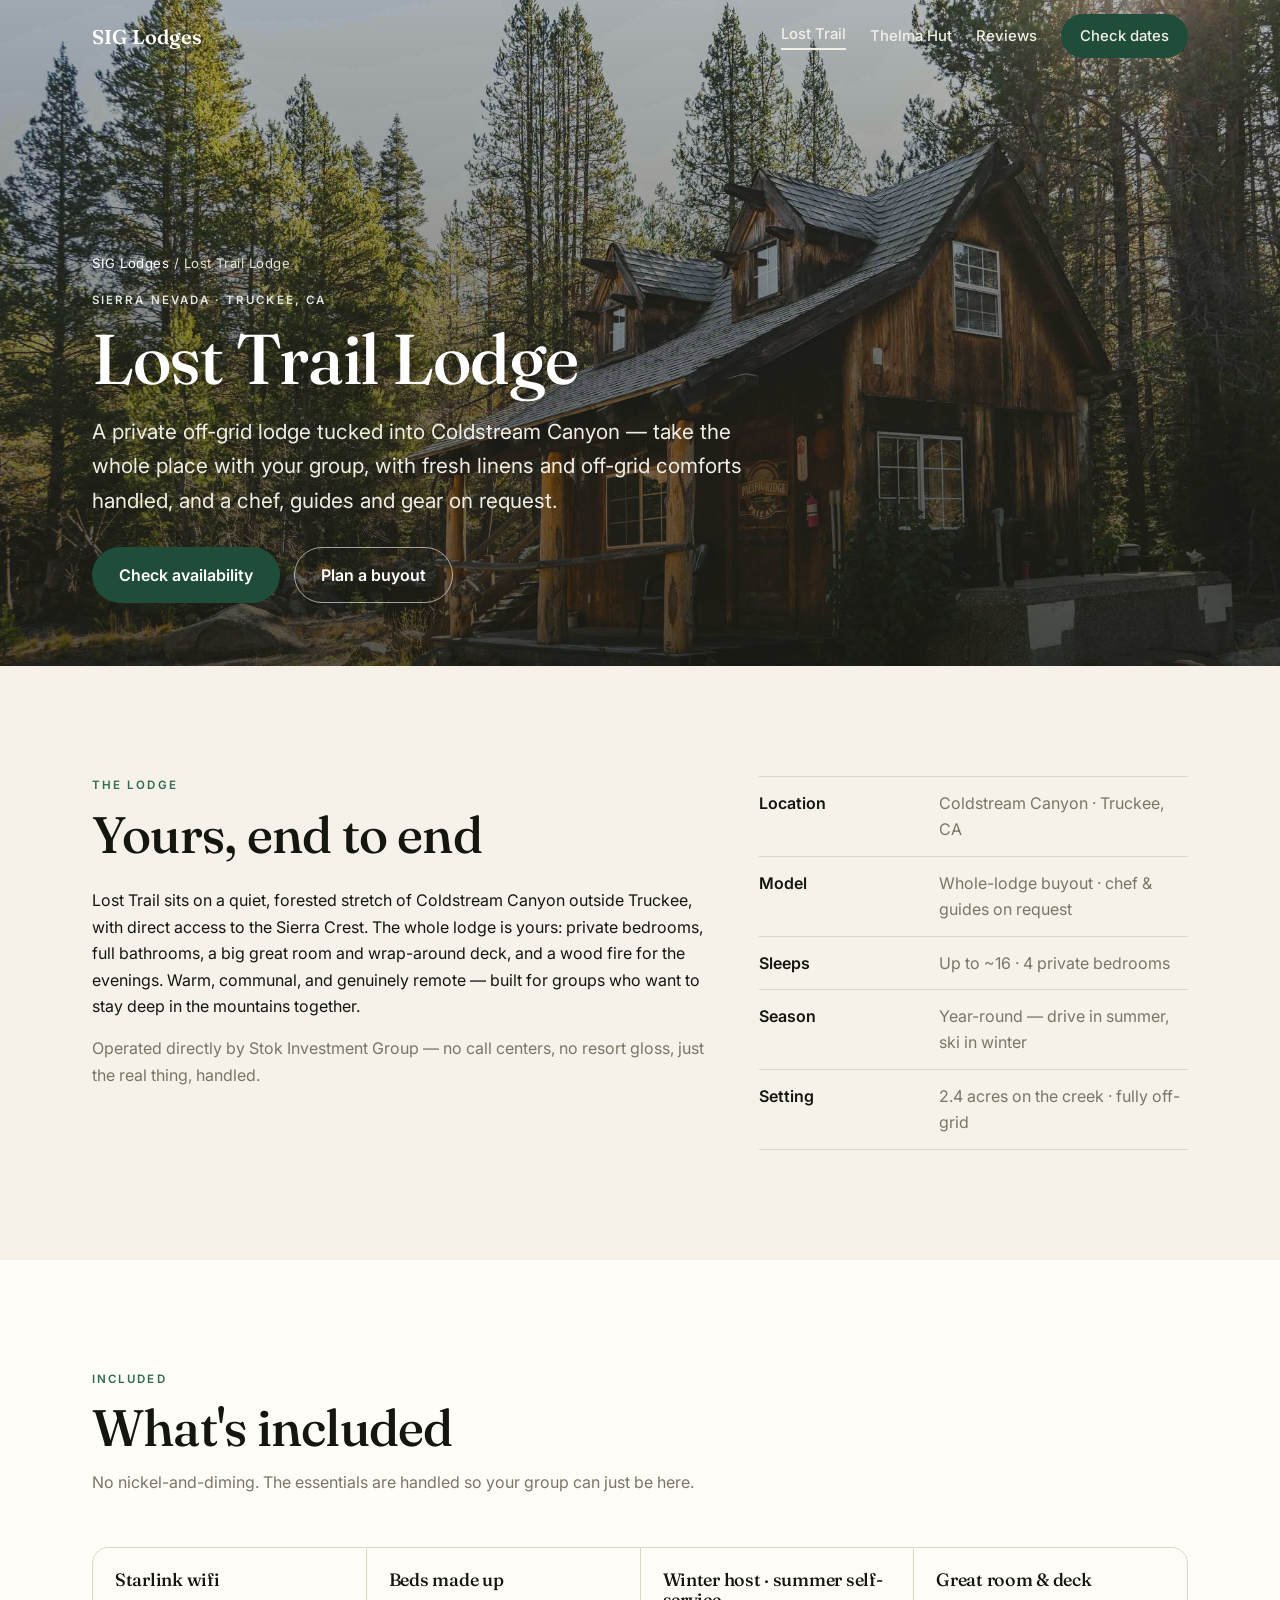
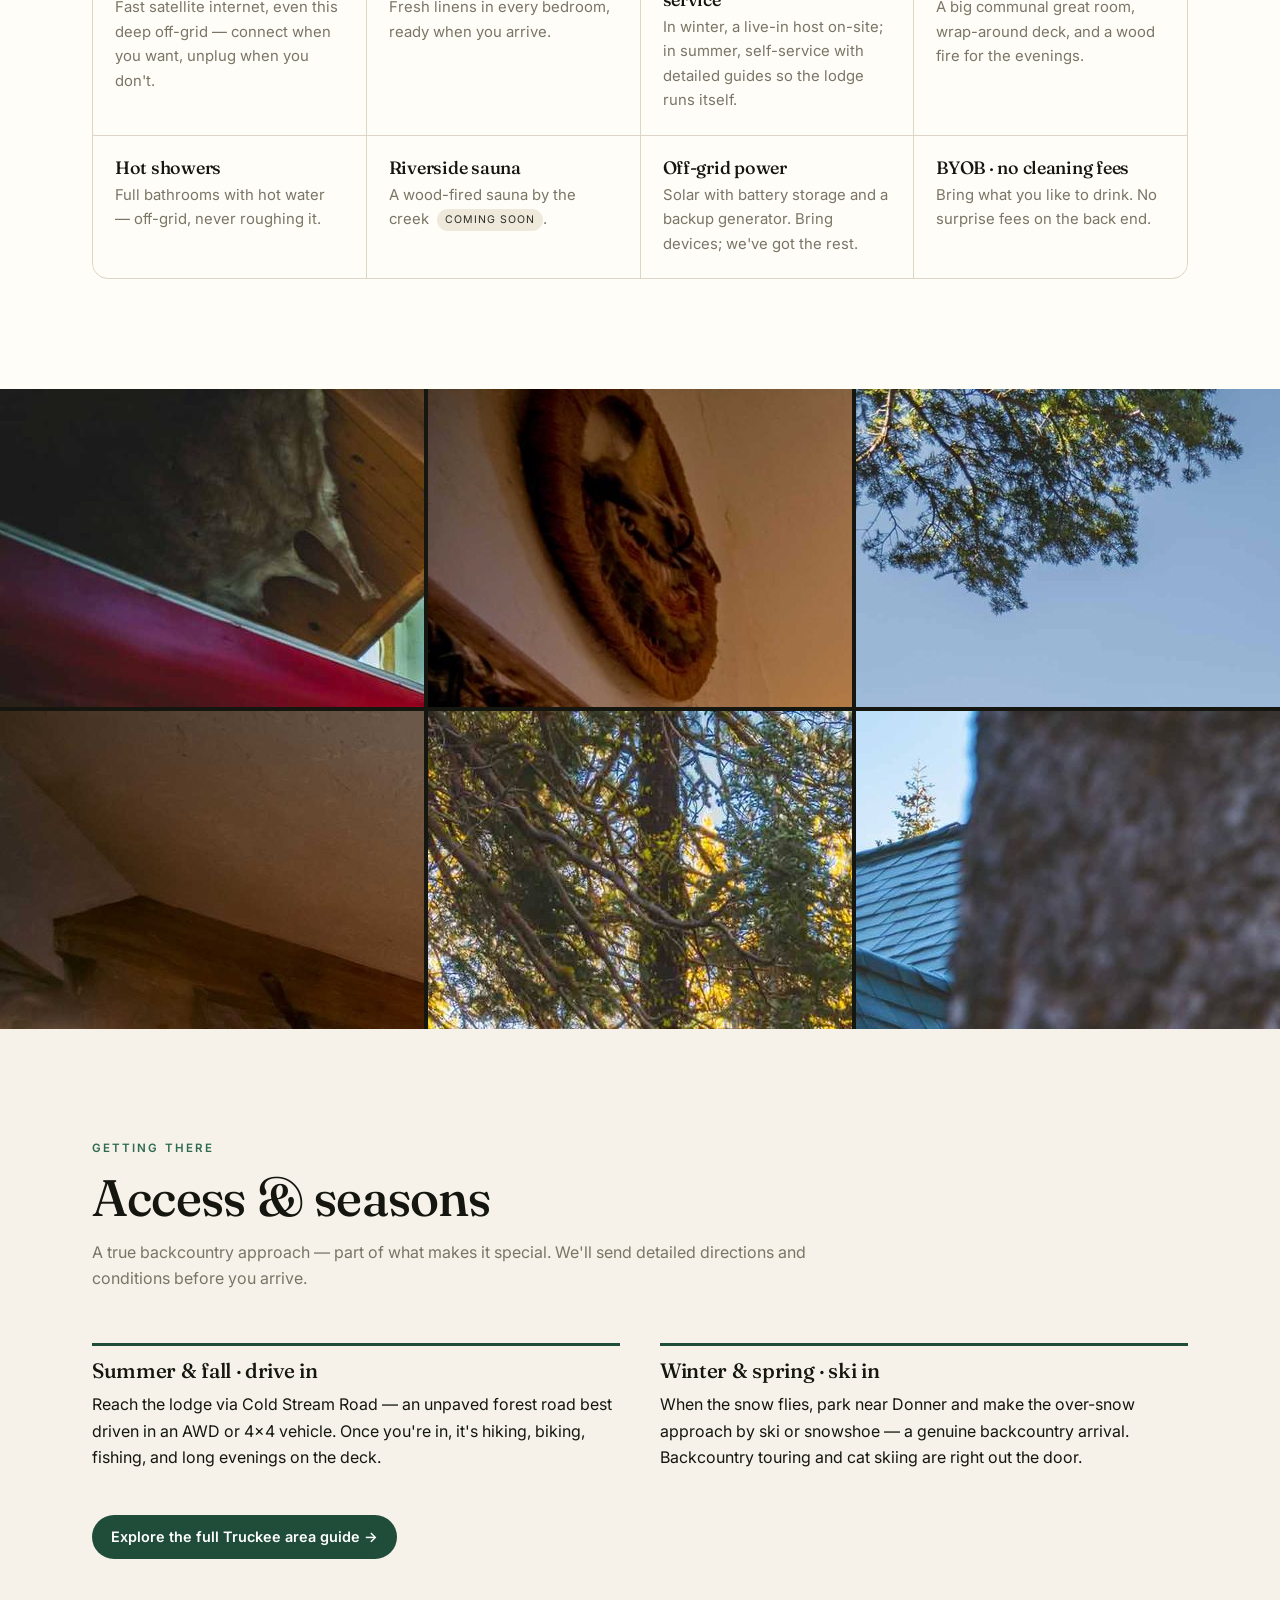
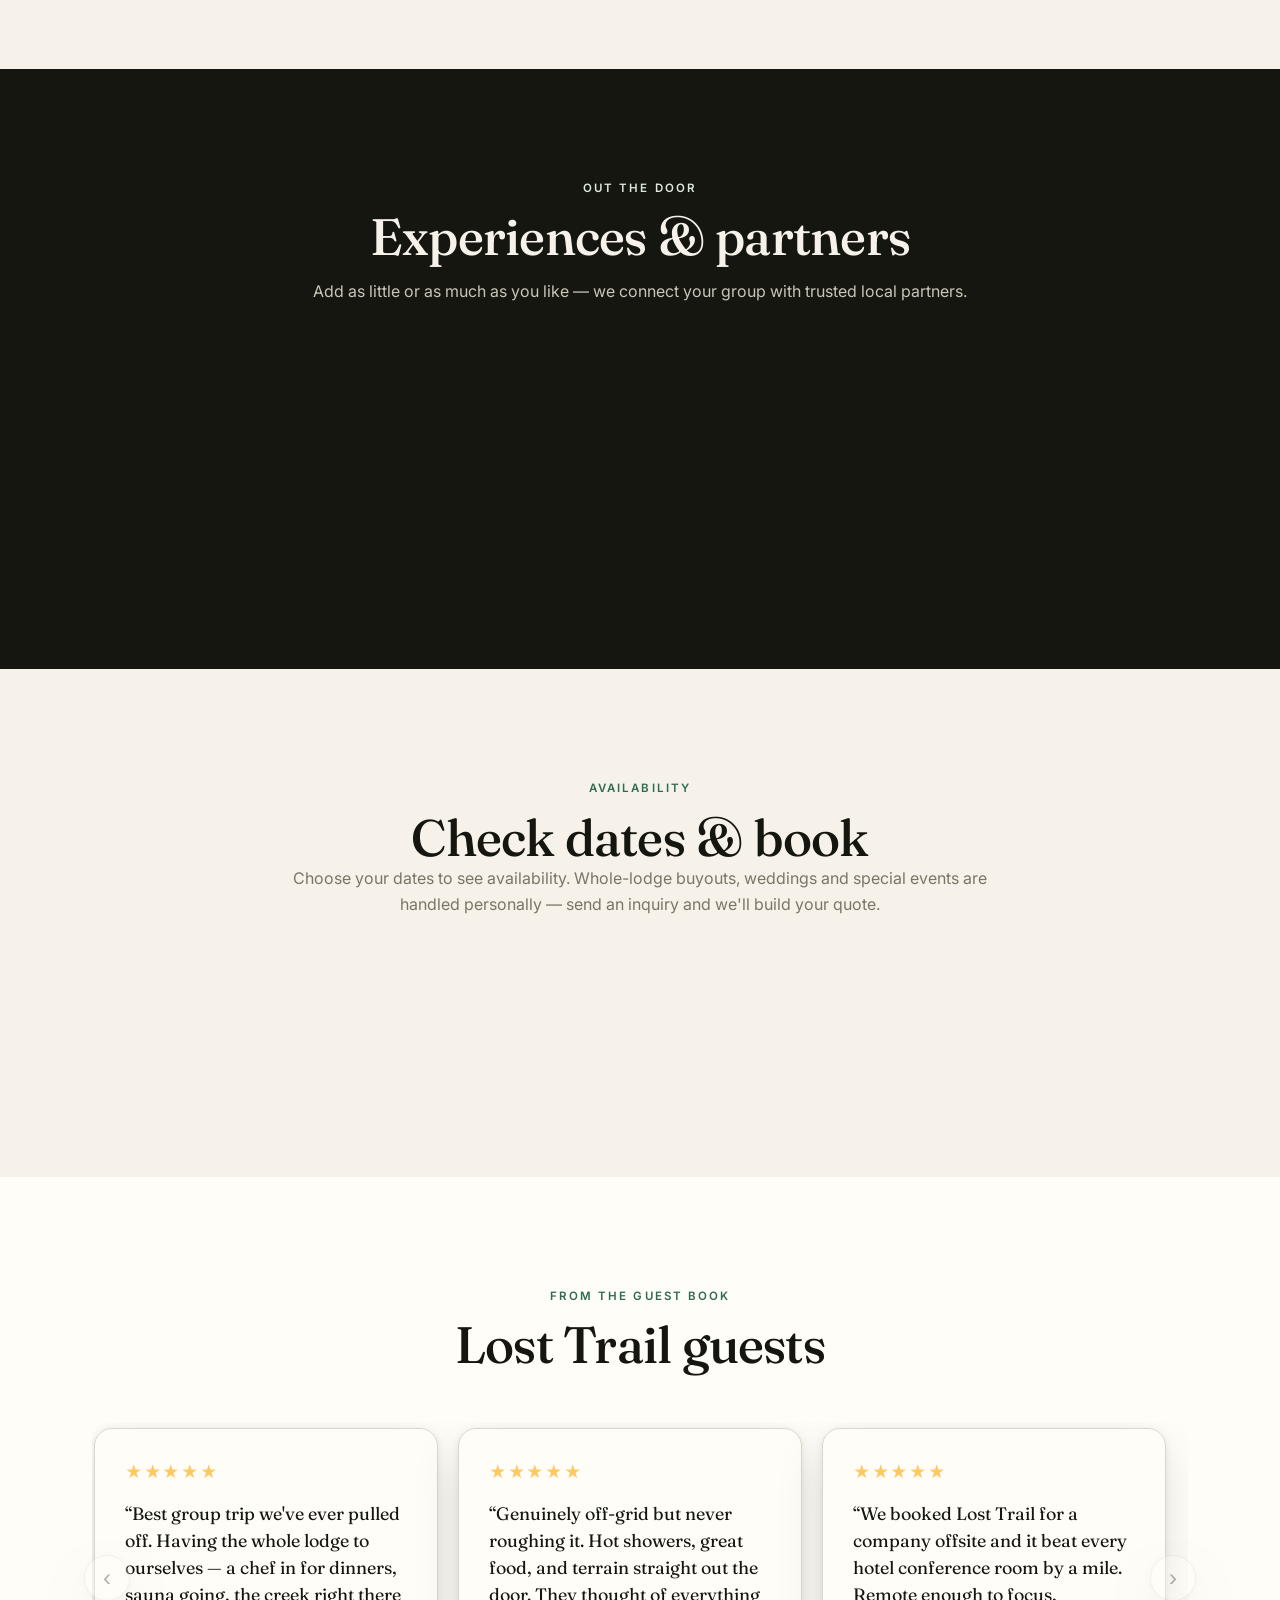
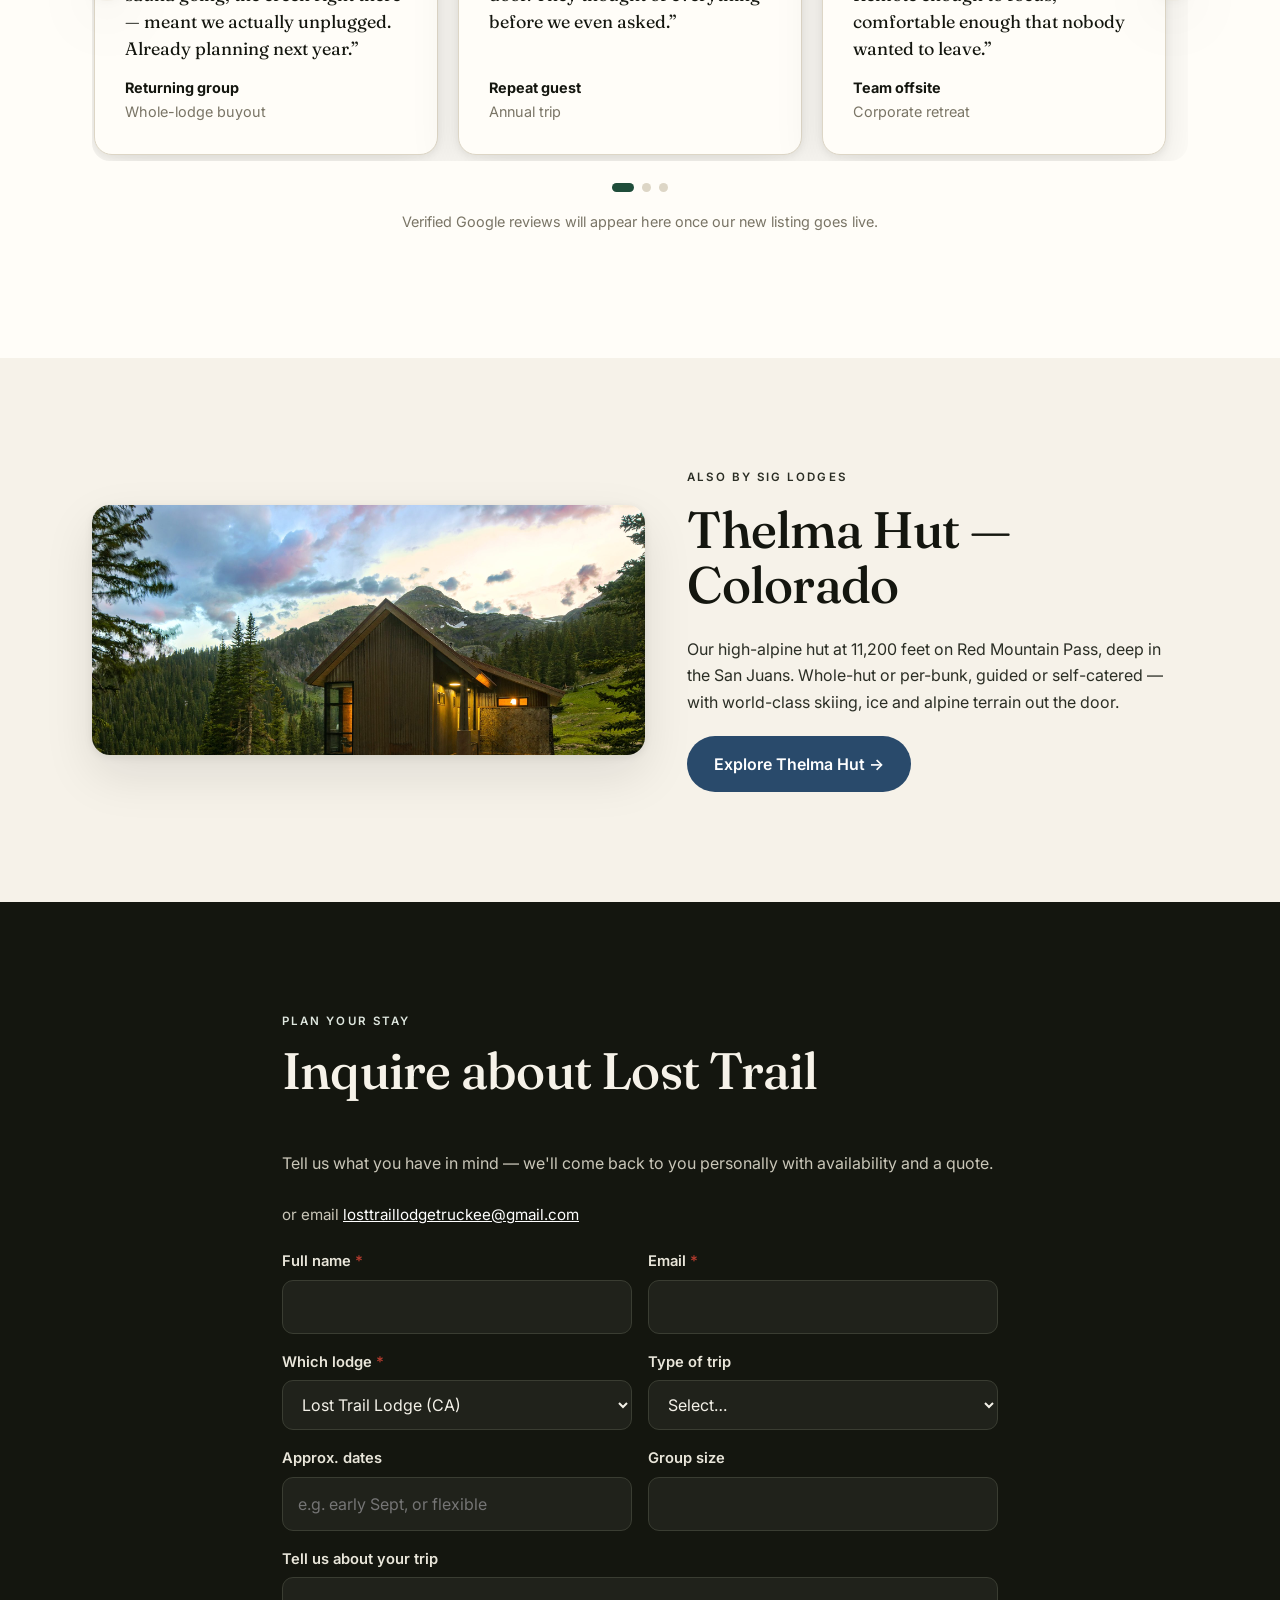
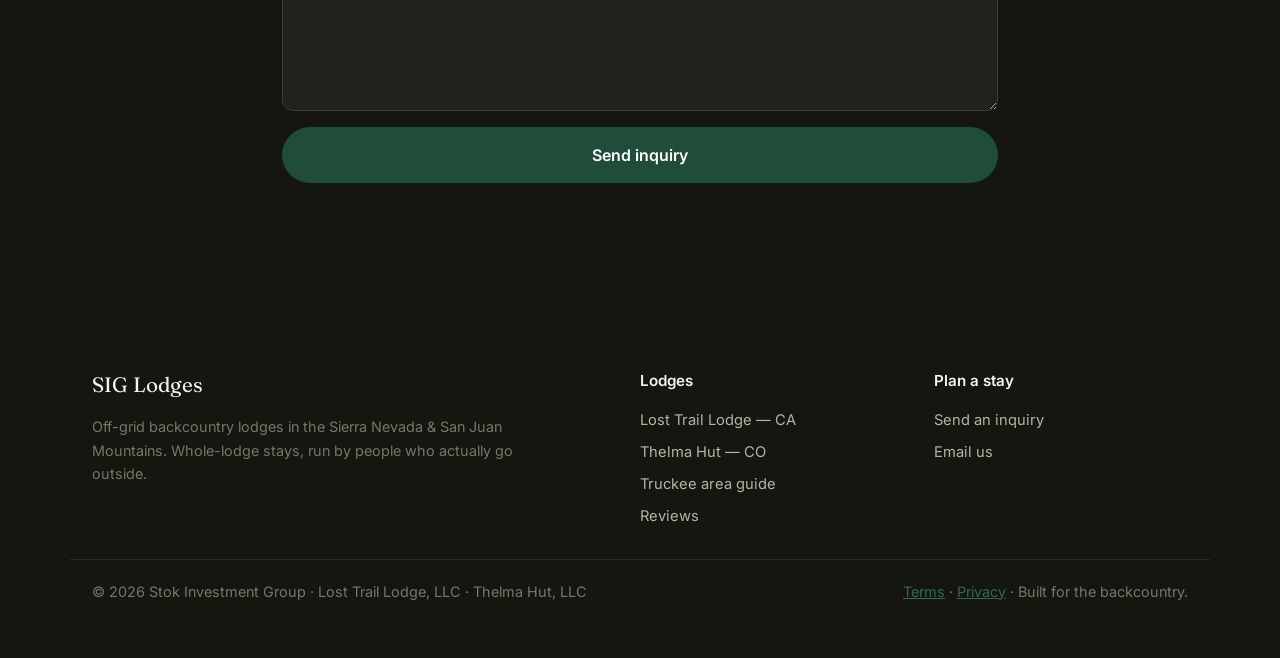
<file: index.html>
<!DOCTYPE html>
<html lang="en">
<head>
  <meta charset="UTF-8" />
  <meta name="viewport" content="width=device-width, initial-scale=1" />
  <!-- Google Analytics (gtag.js) — Lost Trail Lodge -->
  <script async src="https://www.googletagmanager.com/gtag/js?id=G-4797YL1SLJ"></script>
  <script>
    window.dataLayer = window.dataLayer || [];
    function gtag(){dataLayer.push(arguments);}
    gtag('js', new Date());
    gtag('config', 'G-4797YL1SLJ');
  </script>
  <title>Lost Trail Lodge — Private off-grid backcountry lodge near Truckee, CA | SIG Lodges</title>
  <meta name="description" content="Lost Trail Lodge is a private off-grid lodge in Coldstream Canyon near Truckee, California. Whole-lodge buyouts for groups — 4 bedrooms, sleeps ~16, Starlink wifi, riverside sauna, chef and guides on request, cat skiing in winter." />
  <meta property="og:title" content="Lost Trail Lodge — yours to book, in the Sierra Nevada" />
  <meta property="og:description" content="Private off-grid lodge on a Sierra creek. Whole-lodge buyouts, chef and guides on request, serious terrain out the door." />
  <meta property="og:type" content="website" />
  <meta property="og:image" content="https://lost-trail-lodge.com/images/lost-trail.jpg" />
  <meta name="twitter:card" content="summary_large_image" />
  <meta name="theme-color" content="#14160f" />
  <link rel="preconnect" href="https://fonts.googleapis.com" />
  <link rel="preconnect" href="https://fonts.gstatic.com" crossorigin />
  <link href="https://fonts.googleapis.com/css2?family=Fraunces:opsz,wght@9..144,400;9..144,500;9..144,600&family=Inter:wght@400;500;600&display=swap" rel="stylesheet" />
  <link rel="icon" href="favicon.svg" />
  <link rel="stylesheet" href="styles.css" />
</head>
<body data-site-lodge="Lost Trail Lodge">
  <header class="nav" id="nav">
    <div class="wrap nav__inner">
      <a class="brand" href="https://hut.rip/">SIG&nbsp;Lodges</a>
      <nav class="nav__links">
        <a href="/" aria-current="page">Lost Trail</a>
        <a href="https://redmtnthelma.com/">Thelma Hut</a>
        <a href="#reviews">Reviews</a>
        <a class="btn btn--sm btn--solid" href="#book">Check dates</a>
      </nav>
    </div>
  </header>

  <main id="top">
    <!-- SUBPAGE HERO -->
    <section class="subhero subhero--lt" id="hero">
      <div class="subhero__inner wrap">
        <p class="breadcrumb"><a href="https://hut.rip/">SIG Lodges</a> <span aria-hidden="true">/</span> Lost Trail Lodge</p>
        <p class="eyebrow eyebrow--light">Sierra Nevada · Truckee, CA</p>
        <h1 class="subhero__title">Lost Trail Lodge</h1>
        <p class="subhero__lede">A private off-grid lodge tucked into Coldstream Canyon — take the whole place with your group, with fresh linens and off-grid comforts handled, and a chef, guides and gear on request.</p>
        <div class="cta-row">
          <a class="btn btn--solid" href="#book">Check availability</a>
          <a class="btn btn--outline-light" href="#inquire">Plan a buyout</a>
        </div>
      </div>
    </section>

    <!-- AT A GLANCE -->
    <section class="band band--cream reveal">
      <div class="wrap glance">
        <div class="glance__lead">
          <p class="eyebrow">The lodge</p>
          <h2 class="display">Yours, end to end</h2>
          <p>Lost Trail sits on a quiet, forested stretch of Coldstream Canyon outside Truckee, with direct access to the Sierra Crest. The whole lodge is yours: private bedrooms, full bathrooms, a big great room and wrap-around deck, and a wood fire for the evenings. Warm, communal, and genuinely remote — built for groups who want to stay deep in the mountains together.</p>
          <p class="muted">Operated directly by Stok Investment Group — no call centers, no resort gloss, just the real thing, handled.</p>
        </div>
        <dl class="glance__facts">
          <div><dt>Location</dt><dd>Coldstream Canyon · Truckee, CA</dd></div>
          <div><dt>Model</dt><dd>Whole-lodge buyout · chef &amp; guides on request</dd></div>
          <div><dt>Sleeps</dt><dd>Up to ~16 · 4 private bedrooms</dd></div>
          <div><dt>Season</dt><dd>Year-round — drive in summer, ski in winter</dd></div>
          <div><dt>Setting</dt><dd>2.4 acres on the creek · fully off-grid</dd></div>
        </dl>
      </div>
    </section>

    <!-- WHAT'S INCLUDED -->
    <section class="band band--paper">
      <div class="wrap">
        <div class="section-head">
          <p class="eyebrow">Included</p>
          <h2 class="display">What's included</h2>
          <p class="muted section-head__sub">No nickel-and-diming. The essentials are handled so your group can just be here.</p>
        </div>
        <ul class="features">
          <li><h3>Starlink wifi</h3><p>Fast satellite internet, even this deep off-grid — connect when you want, unplug when you don't.</p></li>
          <li><h3>Beds made up</h3><p>Fresh linens in every bedroom, ready when you arrive.</p></li>
          <li><h3>Winter host · summer self-service</h3><p>In winter, a live-in host on-site; in summer, self-service with detailed guides so the lodge runs itself.</p></li>
          <li><h3>Great room &amp; deck</h3><p>A big communal great room, wrap-around deck, and a wood fire for the evenings.</p></li>
          <li><h3>Hot showers</h3><p>Full bathrooms with hot water — off-grid, never roughing it.</p></li>
          <li><h3>Riverside sauna</h3><p>A wood-fired sauna by the creek <span class="tag">coming soon</span>.</p></li>
          <li><h3>Off-grid power</h3><p>Solar with battery storage and a backup generator. Bring devices; we've got the rest.</p></li>
          <li><h3>BYOB · no cleaning fees</h3><p>Bring what you like to drink. No surprise fees on the back end.</p></li>
        </ul>
      </div>
    </section>

    <!-- GALLERY -->
    <section class="gallery reveal" aria-label="Lost Trail Lodge photos">
      <div class="gallery__grid">
        <div class="gallery__tile img-lt-1" role="img" aria-label="The great room"></div>
        <div class="gallery__tile img-lt-2" role="img" aria-label="A private bedroom"></div>
        <div class="gallery__tile img-lt-3" role="img" aria-label="The deck and forest"></div>
        <div class="gallery__tile img-lt-4" role="img" aria-label="The kitchen and table"></div>
        <div class="gallery__tile img-lt-5" role="img" aria-label="Coldstream Creek"></div>
        <div class="gallery__tile img-lt-6" role="img" aria-label="Autumn at the lodge"></div>
      </div>
    </section>

    <!-- ACCESS & SEASONS -->
    <section class="band band--cream">
      <div class="wrap">
        <div class="section-head">
          <p class="eyebrow">Getting there</p>
          <h2 class="display">Access &amp; seasons</h2>
          <p class="muted section-head__sub">A true backcountry approach — part of what makes it special. We'll send detailed directions and conditions before you arrive.</p>
        </div>
        <div class="split">
          <div class="split__col">
            <h3 class="split__h">Summer &amp; fall · drive in</h3>
            <p>Reach the lodge via Cold Stream Road — an unpaved forest road best driven in an AWD or 4×4 vehicle. Once you're in, it's hiking, biking, fishing, and long evenings on the deck.</p>
          </div>
          <div class="split__col">
            <h3 class="split__h">Winter &amp; spring · ski in</h3>
            <p>When the snow flies, park near Donner and make the over-snow approach by ski or snowshoe — a genuine backcountry arrival. Backcountry touring and cat skiing are right out the door.</p>
          </div>
        </div>
        <div class="cta-row">
          <a class="btn btn--solid btn--sm" href="lost-trail-area-guide.html">Explore the full Truckee area guide →</a>
        </div>
      </div>
    </section>

    <!-- EXPERIENCES & PARTNERS -->
    <section class="band band--dark">
      <div class="wrap">
        <div class="section-head center">
          <p class="eyebrow eyebrow--light">Out the door</p>
          <h2 class="display light">Experiences &amp; partners</h2>
          <p class="muted section-head__sub section-head__sub--light">Add as little or as much as you like — we connect your group with trusted local partners.</p>
        </div>
        <div class="partners">
          <div class="partner reveal">
            <h3>Pacific Crest Snowcats</h3>
            <p>Guided backcountry touring and private snowcat skiing across roughly 3,000 acres of exclusive Sierra terrain.</p>
            <span class="partner__tag">Winter</span>
          </div>
          <div class="partner reveal">
            <h3>Guides &amp; instruction</h3>
            <p>Mountain biking, climbing, trail and packrafting guides — matched to your group and the season.</p>
            <span class="partner__tag">Summer</span>
          </div>
          <div class="partner reveal">
            <h3>Chef &amp; gear</h3>
            <p>Private chef upgrades, gear and snowmobile rental, and a-la-carte add-ons booked alongside your stay.</p>
            <span class="partner__tag">Year-round</span>
          </div>
        </div>
      </div>
    </section>

    <!-- BOOKING -->
    <section class="band band--cream booking" id="book">
      <div class="wrap narrow center">
        <p class="eyebrow">Availability</p>
        <h2 class="display">Check dates &amp; book</h2>
        <p class="muted">Choose your dates to see availability. Whole-lodge buyouts, weddings and special events are handled personally — send an inquiry and we'll build your quote.</p>
        <div id="bookingWidget" class="booking__widget" data-lodge="lt" data-lodge-name="Lost Trail Lodge"></div>
      </div>
    </section>

    <!-- REVIEWS -->
    <!-- TODO (Matt): replace seeded quotes with guests' actual words, or let the live Google widget take over (set GOOGLE_REVIEWS in app.js). -->
    <section class="band band--paper reviews" id="reviews">
      <div class="wrap">
        <div class="section-head center">
          <p class="eyebrow">From the guest book</p>
          <h2 class="display">Lost Trail guests</h2>
          <div class="rating-line" id="googleRating" hidden></div>
        </div>
        <div id="googleReviews" class="google-reviews" hidden></div>
        <div class="carousel" data-carousel data-autoplay="6500" aria-roledescription="carousel" aria-label="Lost Trail guest reviews">
          <button class="carousel__btn carousel__btn--prev" type="button" data-carousel-prev aria-label="Previous review">‹</button>
          <div class="carousel__viewport" data-carousel-viewport tabindex="0">
            <ul class="carousel__track" data-carousel-track>
              <li class="review-card" role="group" aria-roledescription="slide">
                <div class="review-card__stars" aria-hidden="true">★★★★★</div>
                <blockquote class="review-card__quote">“Best group trip we've ever pulled off. Having the whole lodge to ourselves — a chef in for dinners, sauna going, the creek right there — meant we actually unplugged. Already planning next year.”</blockquote>
                <figcaption class="review-card__who"><strong>Returning group</strong><span>Whole-lodge buyout</span></figcaption>
              </li>
              <li class="review-card" role="group" aria-roledescription="slide">
                <div class="review-card__stars" aria-hidden="true">★★★★★</div>
                <blockquote class="review-card__quote">“Genuinely off-grid but never roughing it. Hot showers, great food, and terrain straight out the door. They thought of everything before we even asked.”</blockquote>
                <figcaption class="review-card__who"><strong>Repeat guest</strong><span>Annual trip</span></figcaption>
              </li>
              <li class="review-card" role="group" aria-roledescription="slide">
                <div class="review-card__stars" aria-hidden="true">★★★★★</div>
                <blockquote class="review-card__quote">“We booked Lost Trail for a company offsite and it beat every hotel conference room by a mile. Remote enough to focus, comfortable enough that nobody wanted to leave.”</blockquote>
                <figcaption class="review-card__who"><strong>Team offsite</strong><span>Corporate retreat</span></figcaption>
              </li>
            </ul>
          </div>
          <button class="carousel__btn carousel__btn--next" type="button" data-carousel-next aria-label="Next review">›</button>
          <div class="carousel__dots" data-carousel-dots aria-hidden="true"></div>
        </div>
        <p class="reviews-note muted small center">Verified Google reviews will appear here once our new listing goes live.</p>
      </div>
    </section>

    <!-- SISTER LODGE -->
    <section class="band band--cream reveal">
      <div class="wrap sibling">
        <div class="sibling__media img-rmp-hero" role="img" aria-label="Thelma Hut, high in the Colorado San Juans"></div>
        <div class="sibling__body">
          <p class="eyebrow">Also by SIG Lodges</p>
          <h2 class="display">Thelma Hut — Colorado</h2>
          <p>Our high-alpine hut at 11,200 feet on Red Mountain Pass, deep in the San Juans. Whole-hut or per-bunk, guided or self-catered — with world-class skiing, ice and alpine terrain out the door.</p>
          <a class="btn btn--alpine" href="https://redmtnthelma.com/">Explore Thelma Hut →</a>
        </div>
      </div>
    </section>

    <!-- INQUIRE -->
    <section class="band band--dark" id="inquire">
      <div class="wrap narrow">
        <div class="section-head">
          <p class="eyebrow eyebrow--light">Plan your stay</p>
          <h2 class="display light">Inquire about Lost Trail</h2>
        </div>
        <p class="muted section-head__sub--light">Tell us what you have in mind — we'll come back to you personally with availability and a quote.</p>

        <div class="contact-actions">
          <a class="btn btn--whatsapp" id="waBtn" href="#" target="_blank" rel="noopener">💬&nbsp; Text us on WhatsApp</a>
          <span class="contact-actions__or contact-actions__or--light">or email <a id="emailLink" href="#">loading…</a></span>
        </div>

        <form id="inquiryForm" class="form form--on-dark" novalidate>
          <div class="row2">
            <div class="field"><label for="name">Full name <span class="req">*</span></label><input id="name" name="name" type="text" autocomplete="name" required /></div>
            <div class="field"><label for="email">Email <span class="req">*</span></label><input id="email" name="email" type="email" autocomplete="email" required /></div>
          </div>
          <div class="row2">
            <div class="field"><label for="lodge">Which lodge <span class="req">*</span></label>
              <select id="lodge" name="lodge" required>
                <option value="Lost Trail Lodge" selected>Lost Trail Lodge (CA)</option>
                <option value="Thelma Hut">Thelma Hut (CO)</option>
                <option value="Either / not sure">Either / not sure</option>
              </select>
            </div>
            <div class="field"><label for="triptype">Type of trip</label>
              <select id="triptype" name="triptype">
                <option value="">Select…</option>
                <option>Group buyout</option><option>Retreat / offsite</option><option>Wedding / event</option>
                <option>Ski / adventure</option><option>Film / photo</option><option>Nightly stay</option>
              </select>
            </div>
          </div>
          <div class="row2">
            <div class="field"><label for="dates">Approx. dates</label><input id="dates" name="dates" type="text" placeholder="e.g. early Sept, or flexible" /></div>
            <div class="field"><label for="group">Group size</label><input id="group" name="group" type="number" min="1" inputmode="numeric" /></div>
          </div>
          <div class="field"><label for="message">Tell us about your trip</label><textarea id="message" name="message" rows="4"></textarea></div>
          <button type="submit" class="btn btn--solid btn--block">Send inquiry</button>
          <p id="formStatus" class="form__status" role="status" aria-live="polite"></p>
        </form>
      </div>
    </section>
  </main>

  <footer class="footer">
    <div class="wrap footer__grid">
      <div class="footer__col footer__col--brand">
        <p class="footer__brand">SIG Lodges</p>
        <p class="muted small">Off-grid backcountry lodges in the Sierra Nevada &amp; San Juan Mountains. Whole-lodge stays, run by people who actually go outside.</p>
        <div class="footer__social" id="footerSocial"></div>
      </div>
      <div class="footer__col">
        <p class="footer__h">Lodges</p>
        <a href="/">Lost Trail Lodge — CA</a>
        <a href="https://redmtnthelma.com/">Thelma Hut — CO</a>
        <a href="lost-trail-area-guide.html">Truckee area guide</a>
        <a href="index.html#reviews">Reviews</a>
      </div>
      <div class="footer__col">
        <p class="footer__h">Plan a stay</p>
        <a href="#inquire">Send an inquiry</a>
        <a id="footerEmail" href="#">Email us</a>
        <a id="footerWa" href="#" target="_blank" rel="noopener" hidden>WhatsApp</a>
      </div>
    </div>
    <div class="wrap footer__base">
      <p class="muted small">© <span id="year">2026</span> Stok Investment Group · Lost Trail Lodge, LLC · Thelma Hut, LLC</p>
      <p class="muted small"><a href="terms.html">Terms</a> · <a href="privacy.html">Privacy</a> · Built for the backcountry.</p>
    </div>
  </footer>

  <script src="app.js"></script>
</body>
</html>
</file>
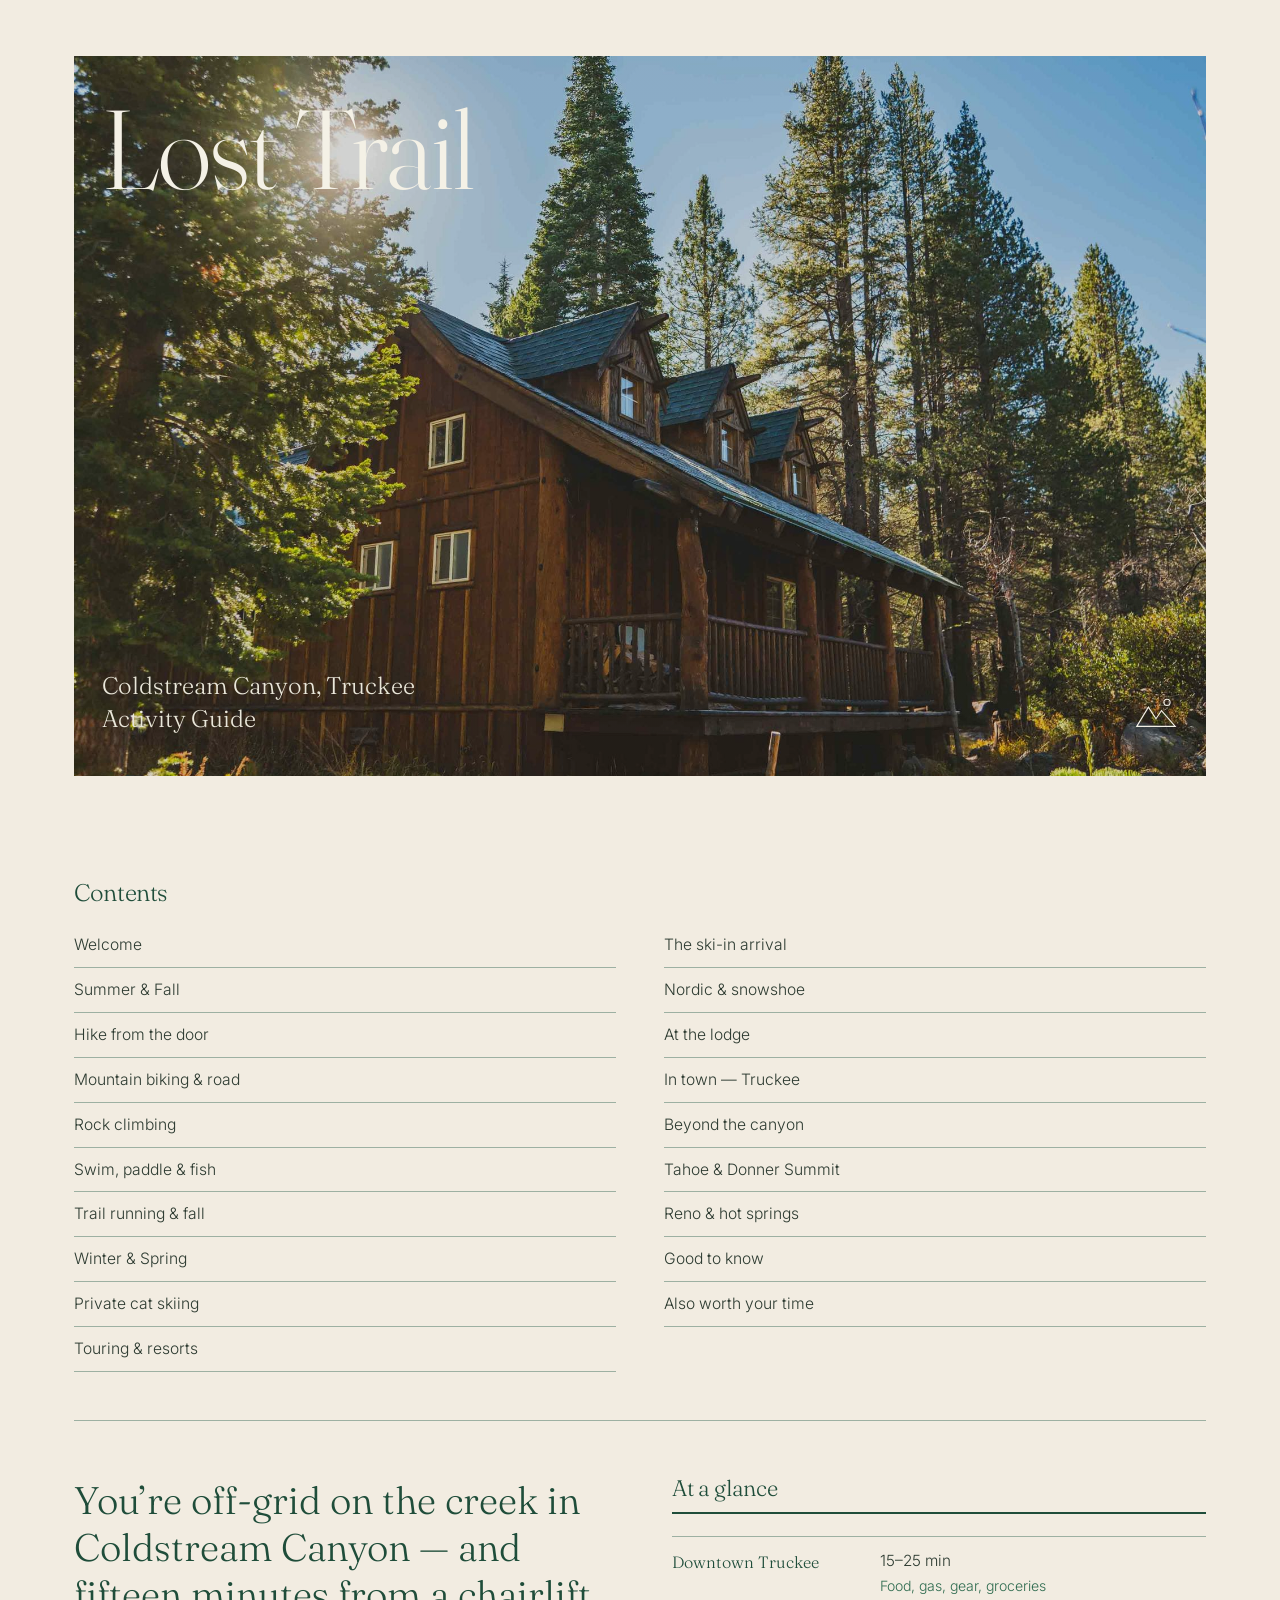
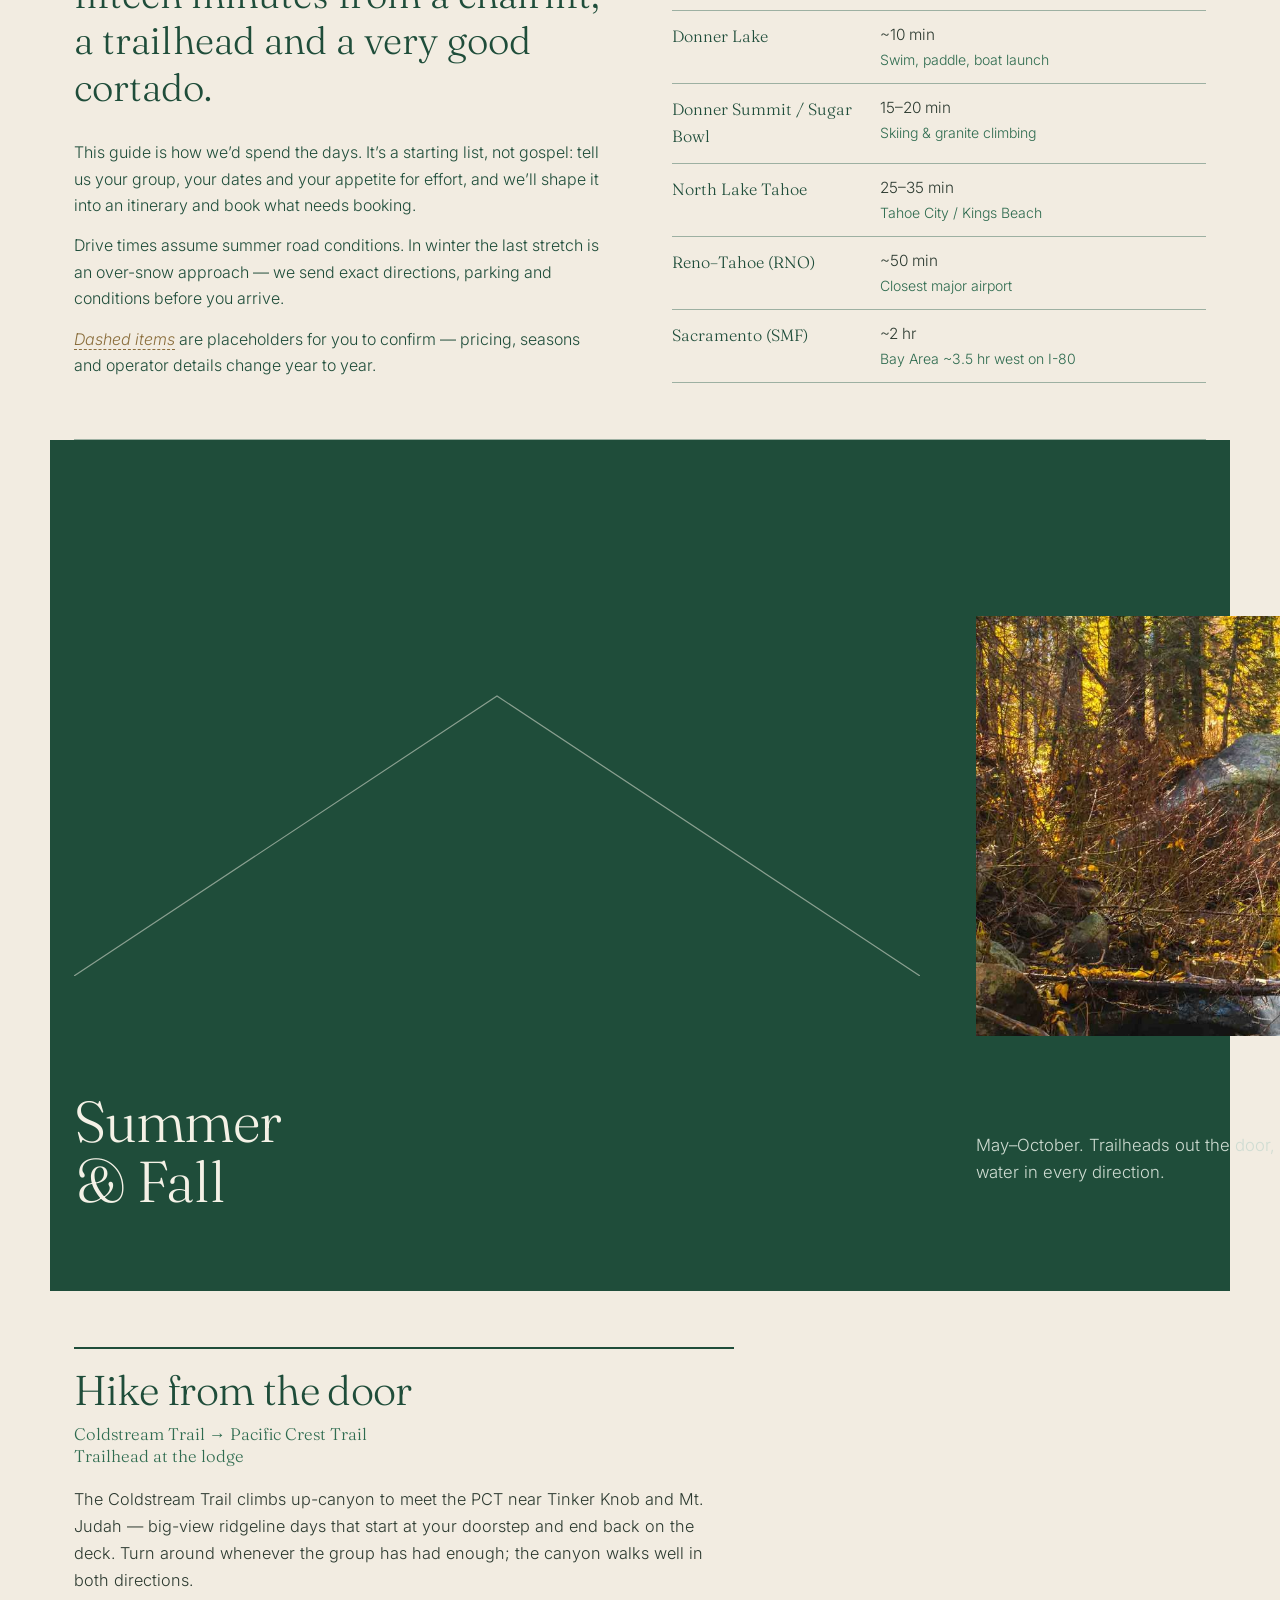
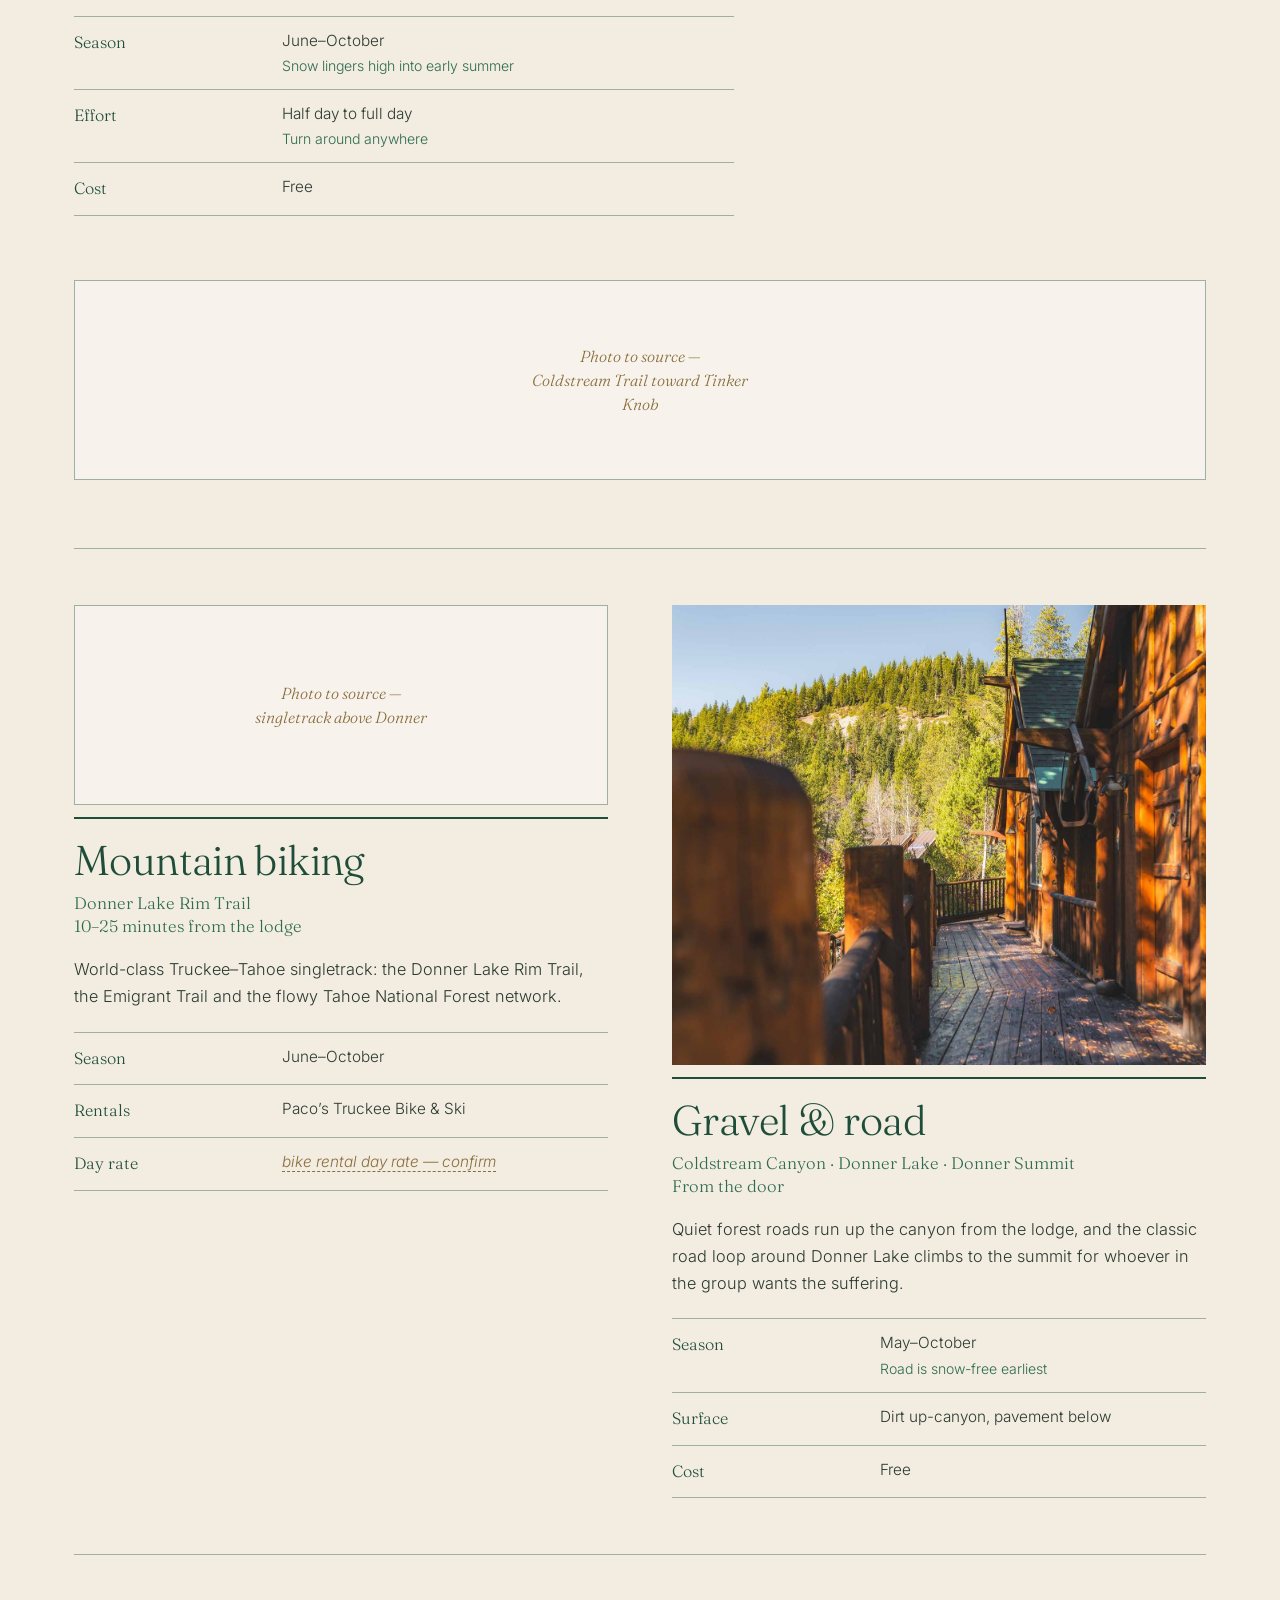
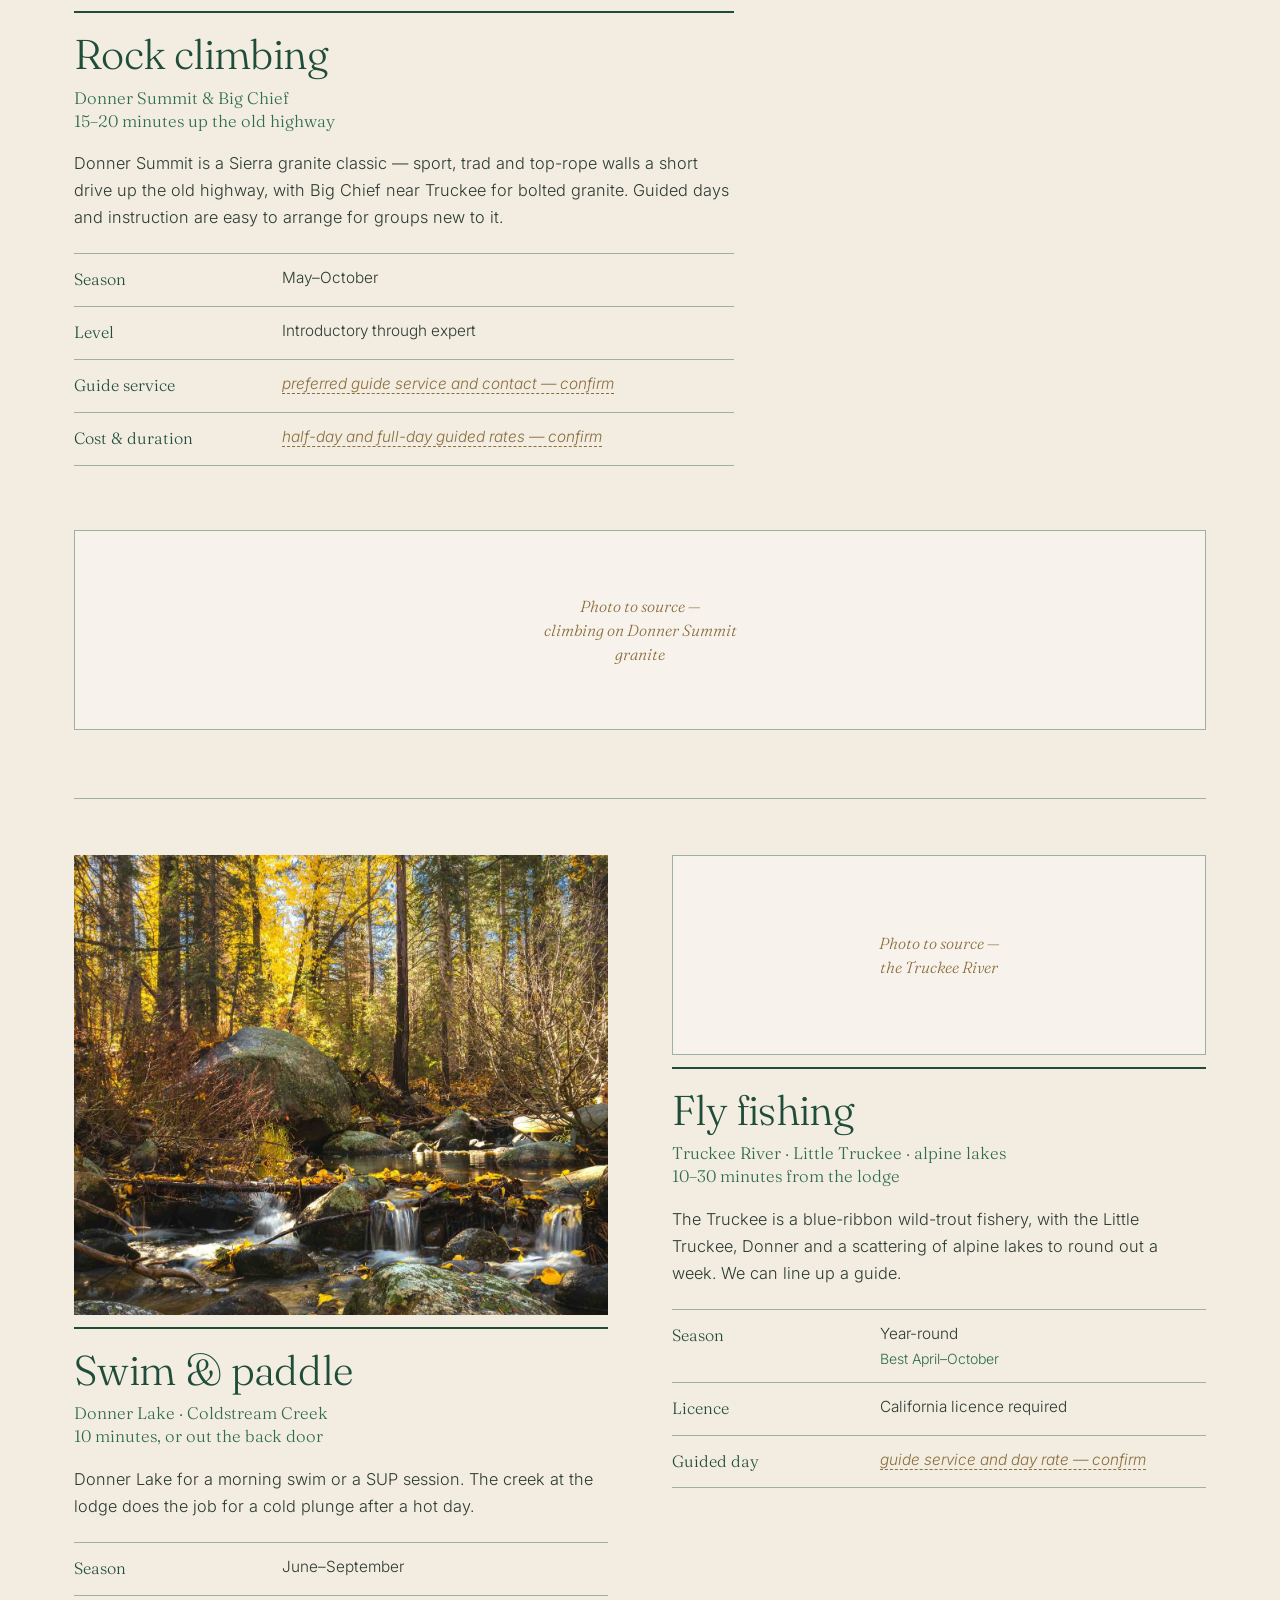
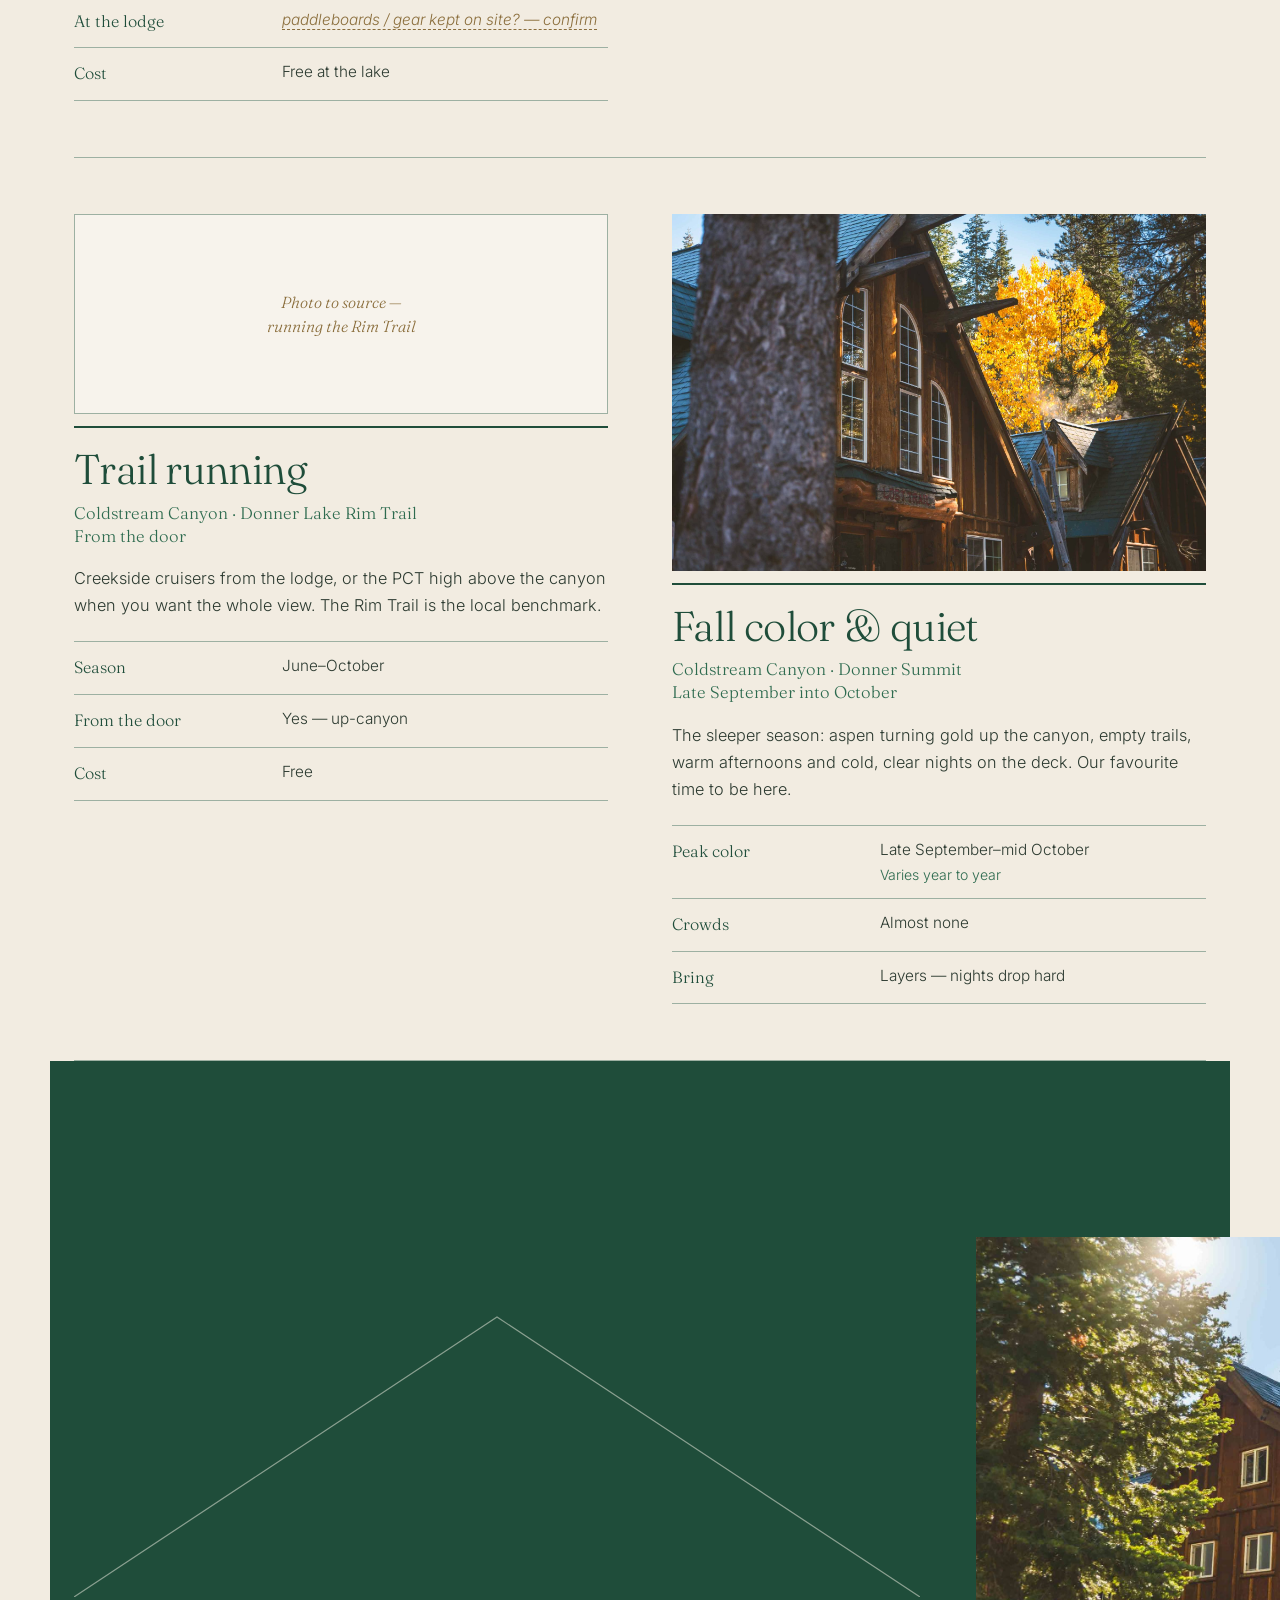
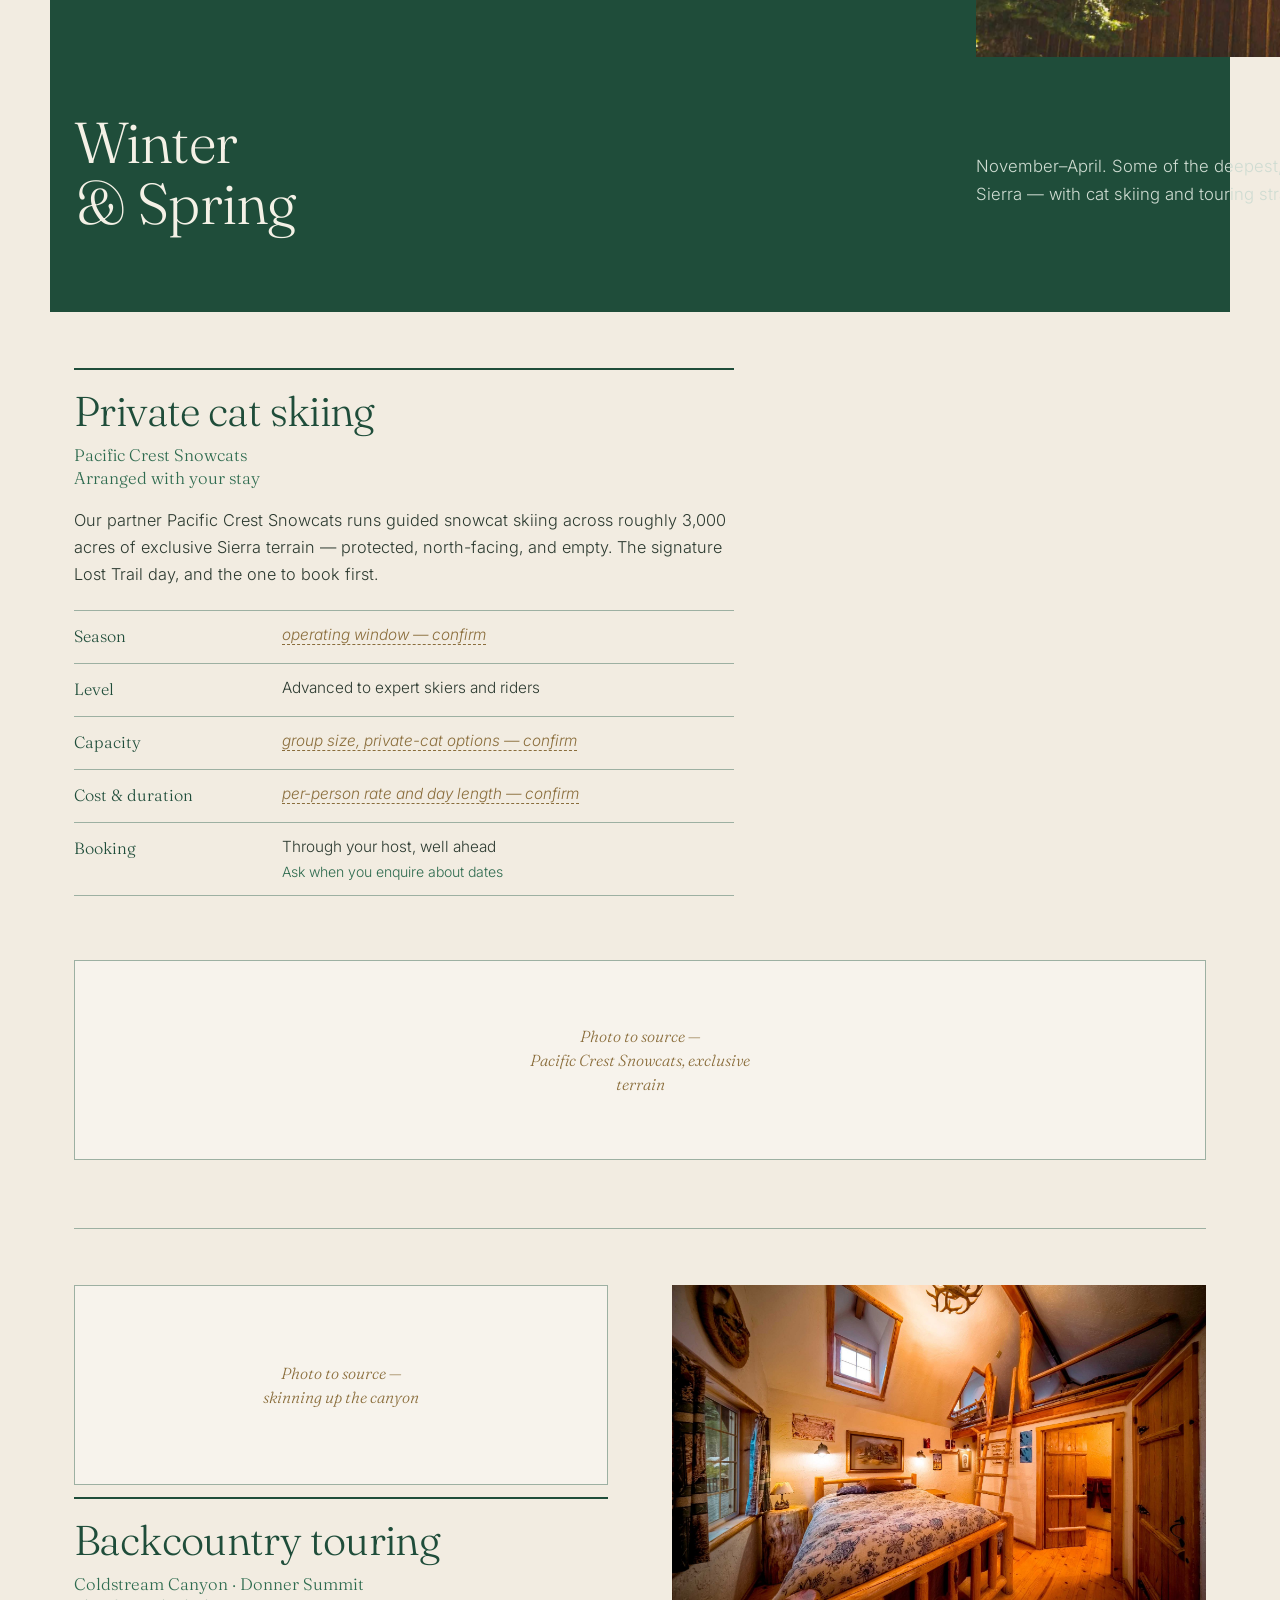
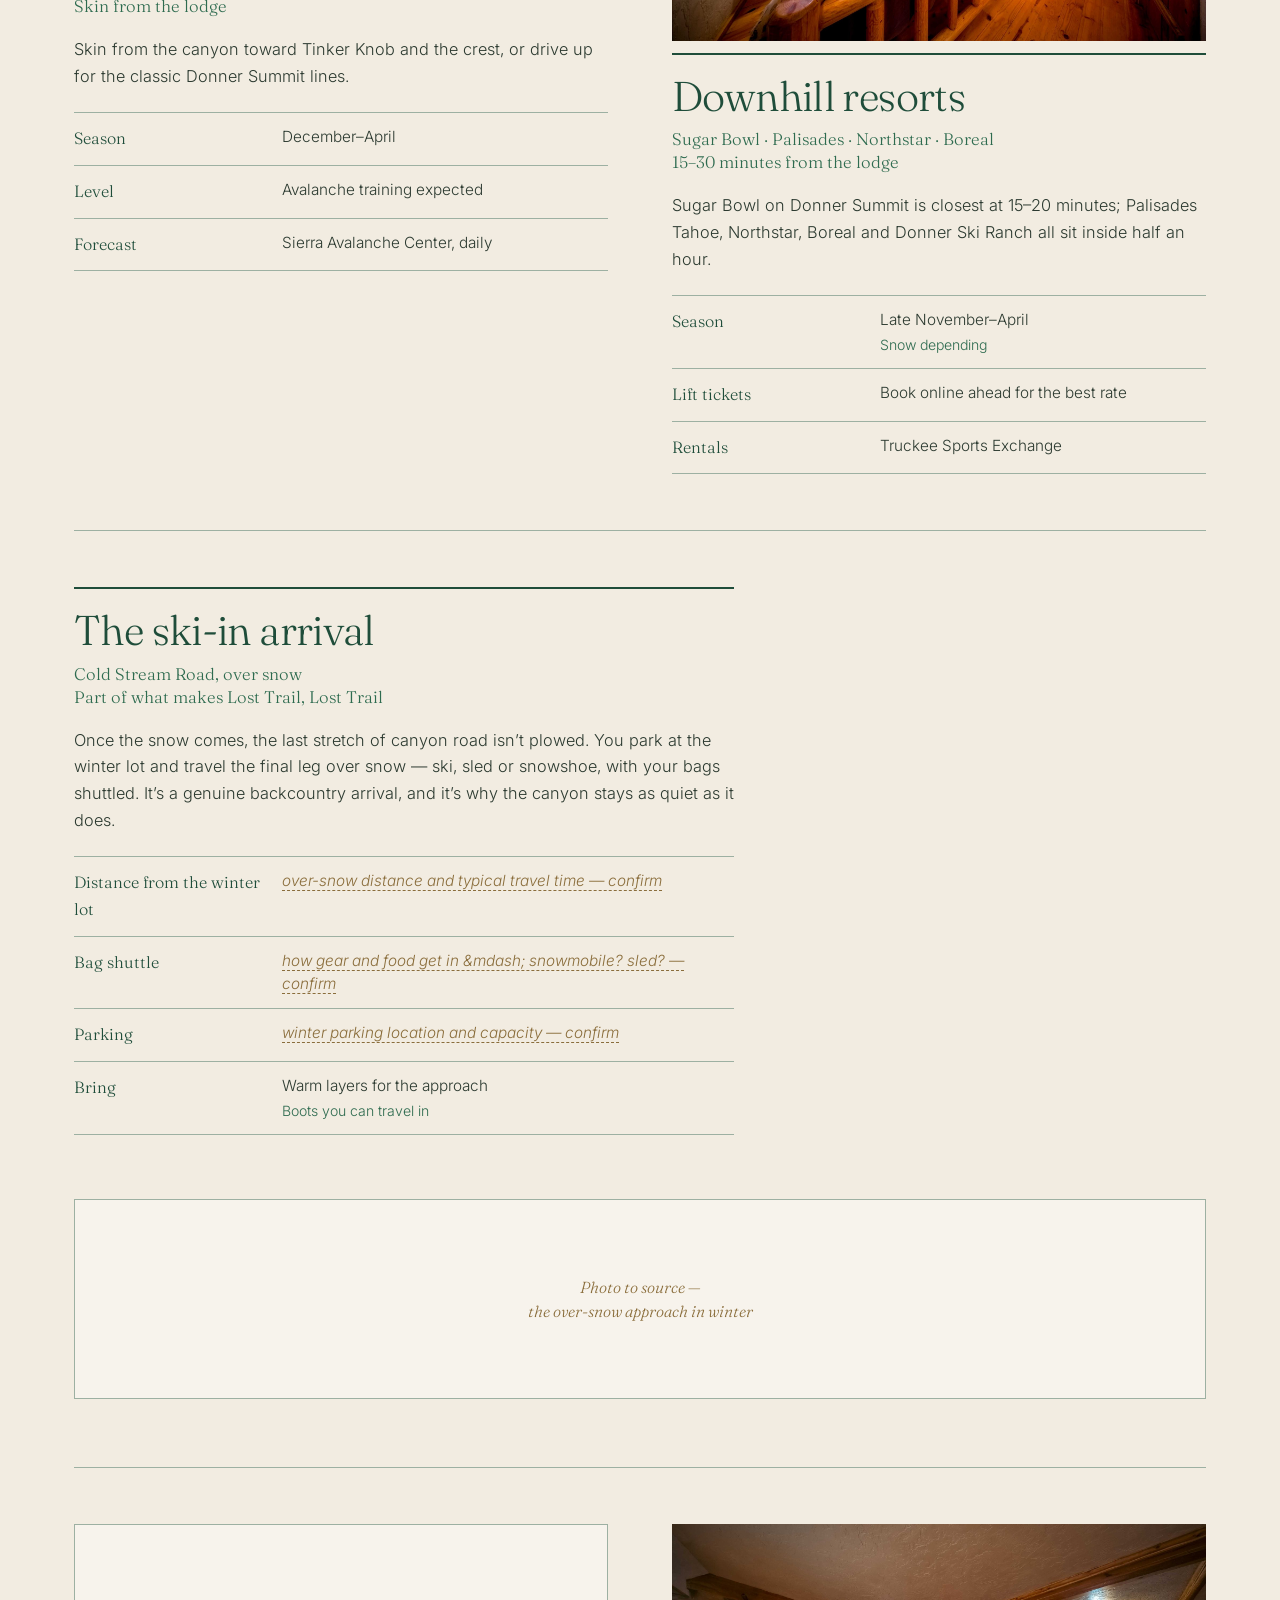
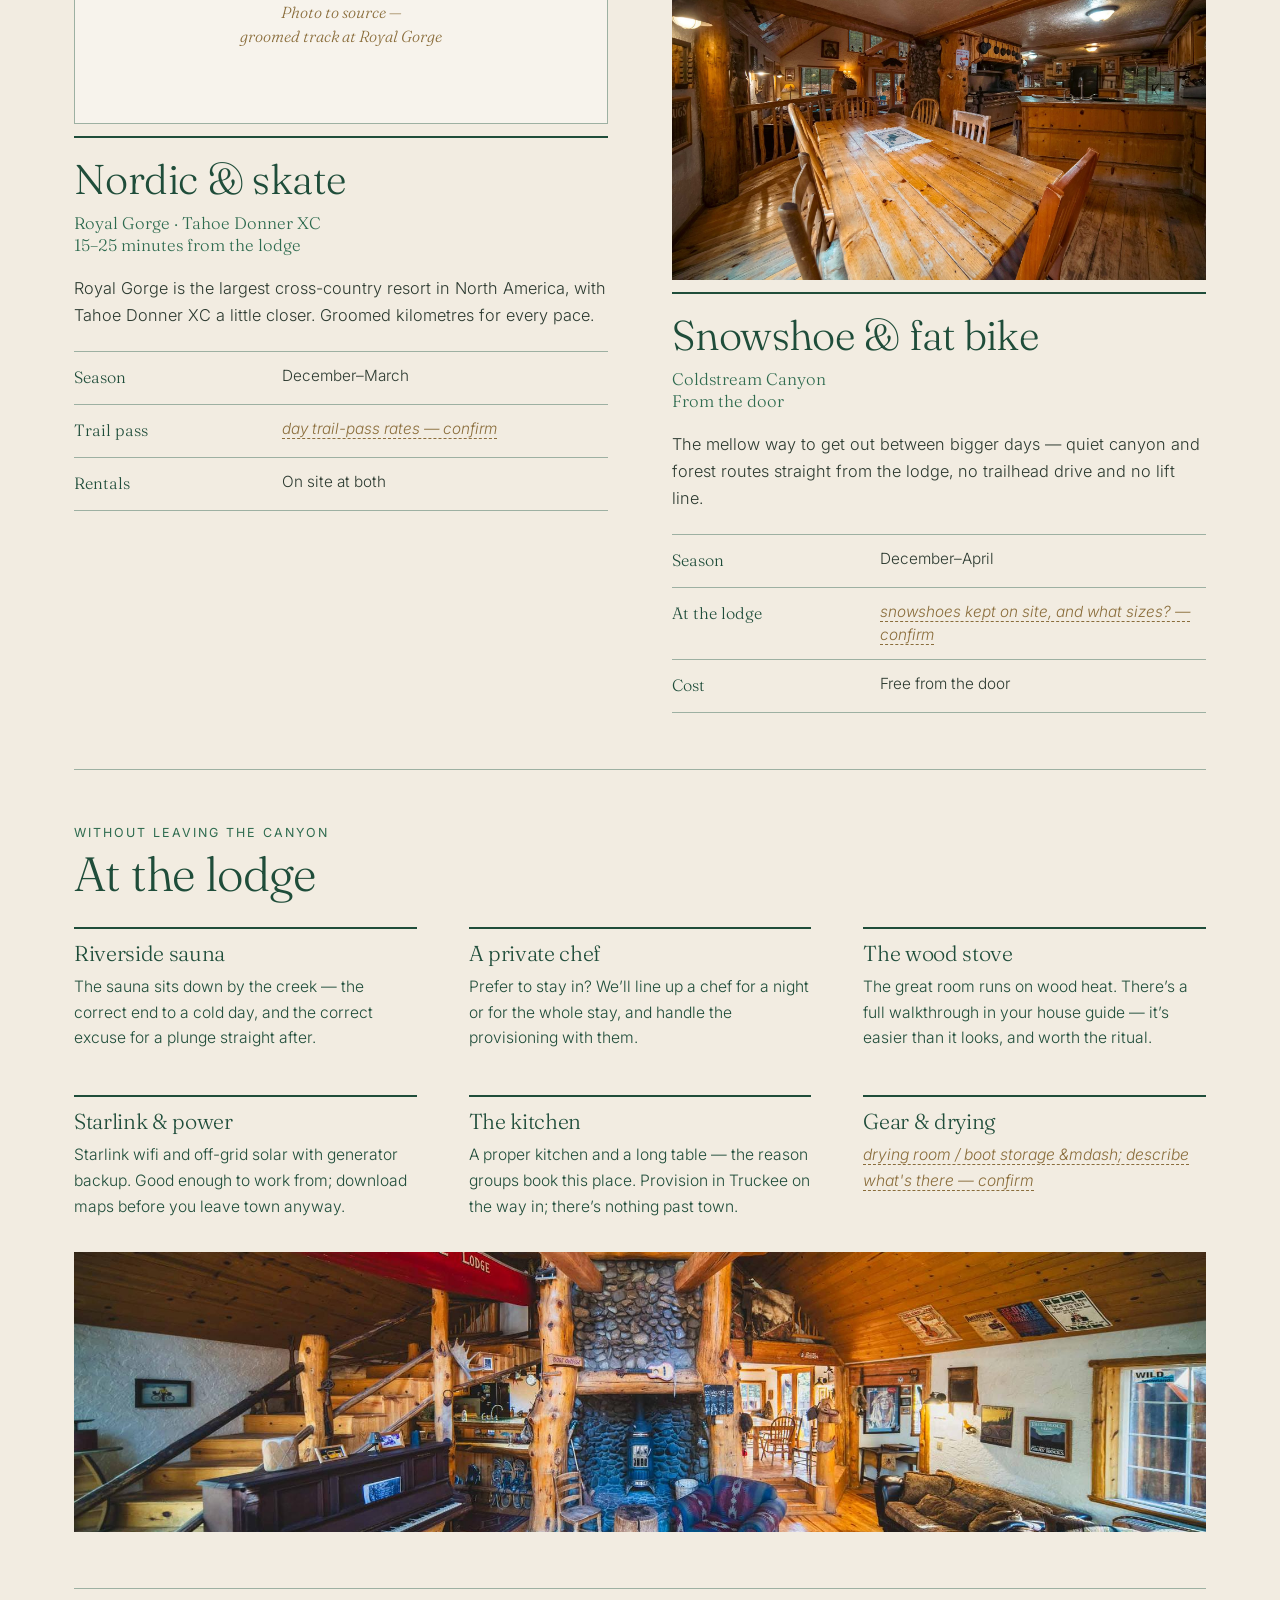
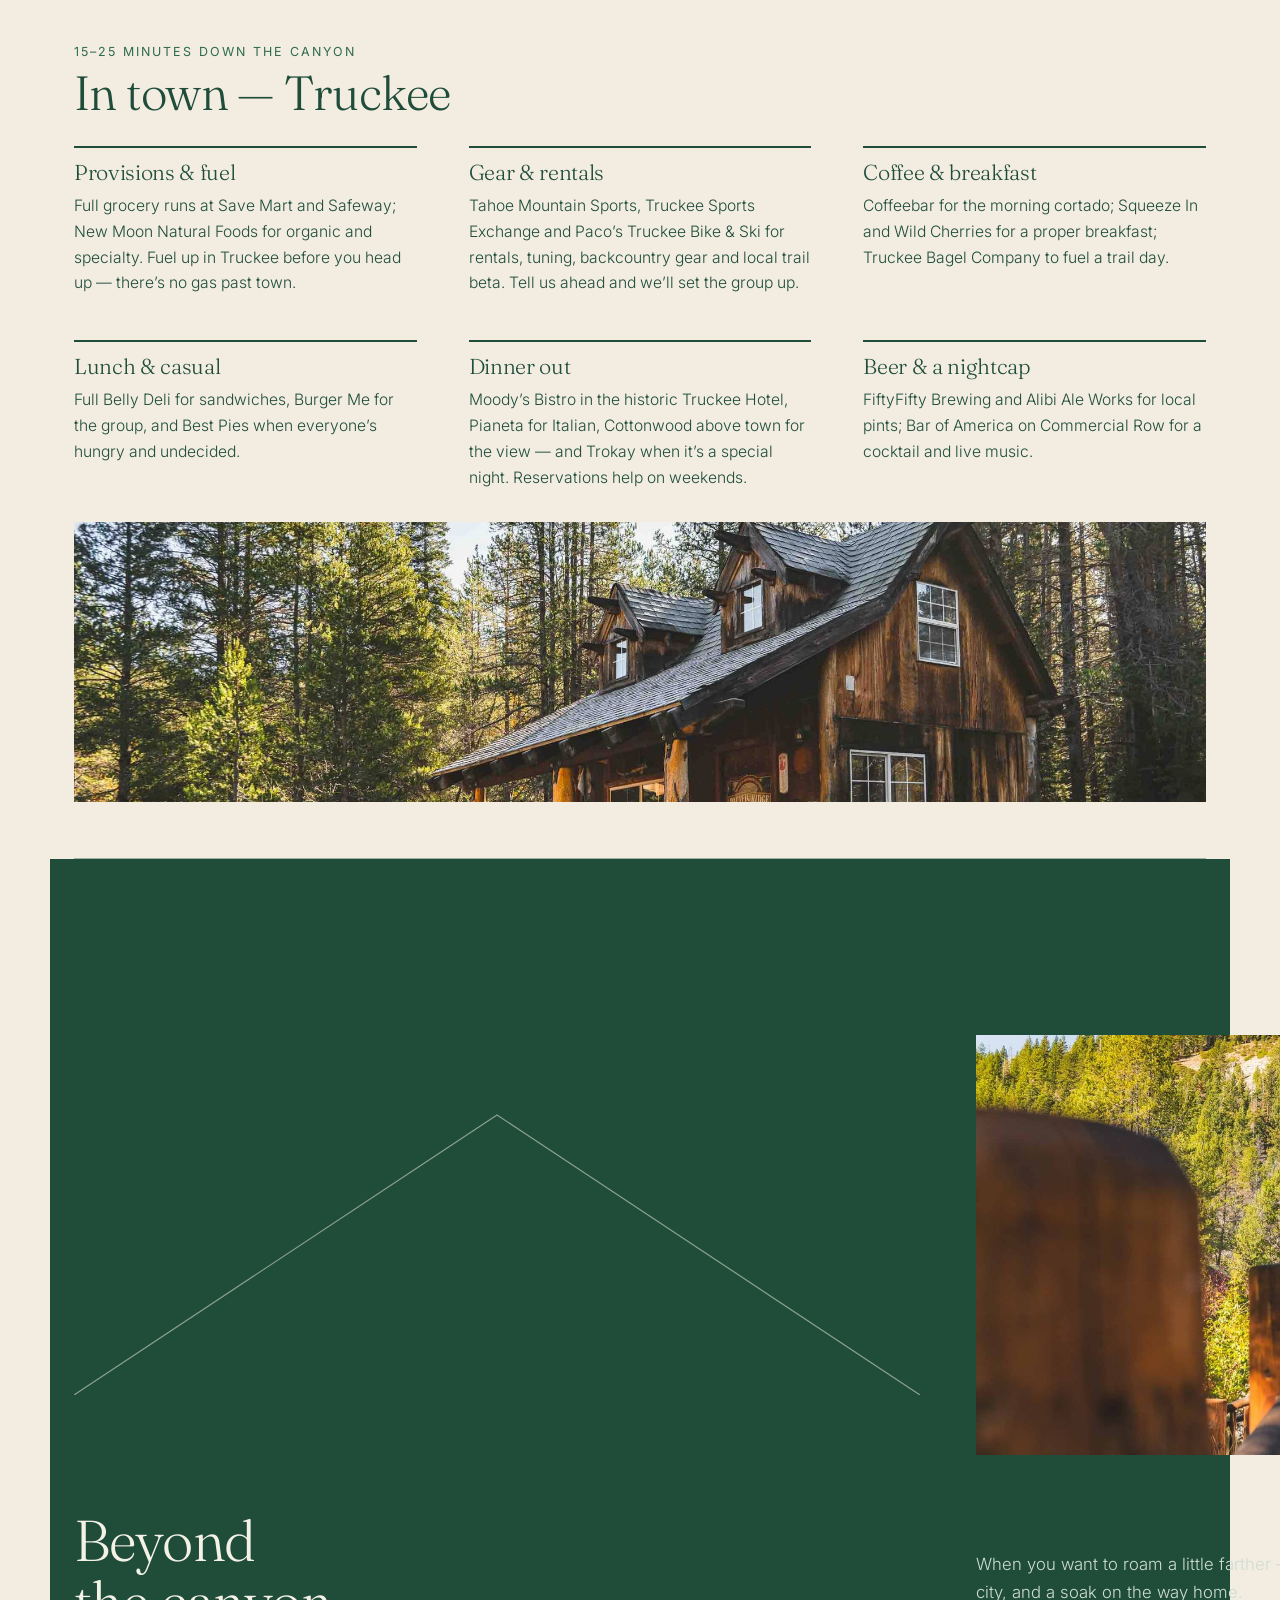
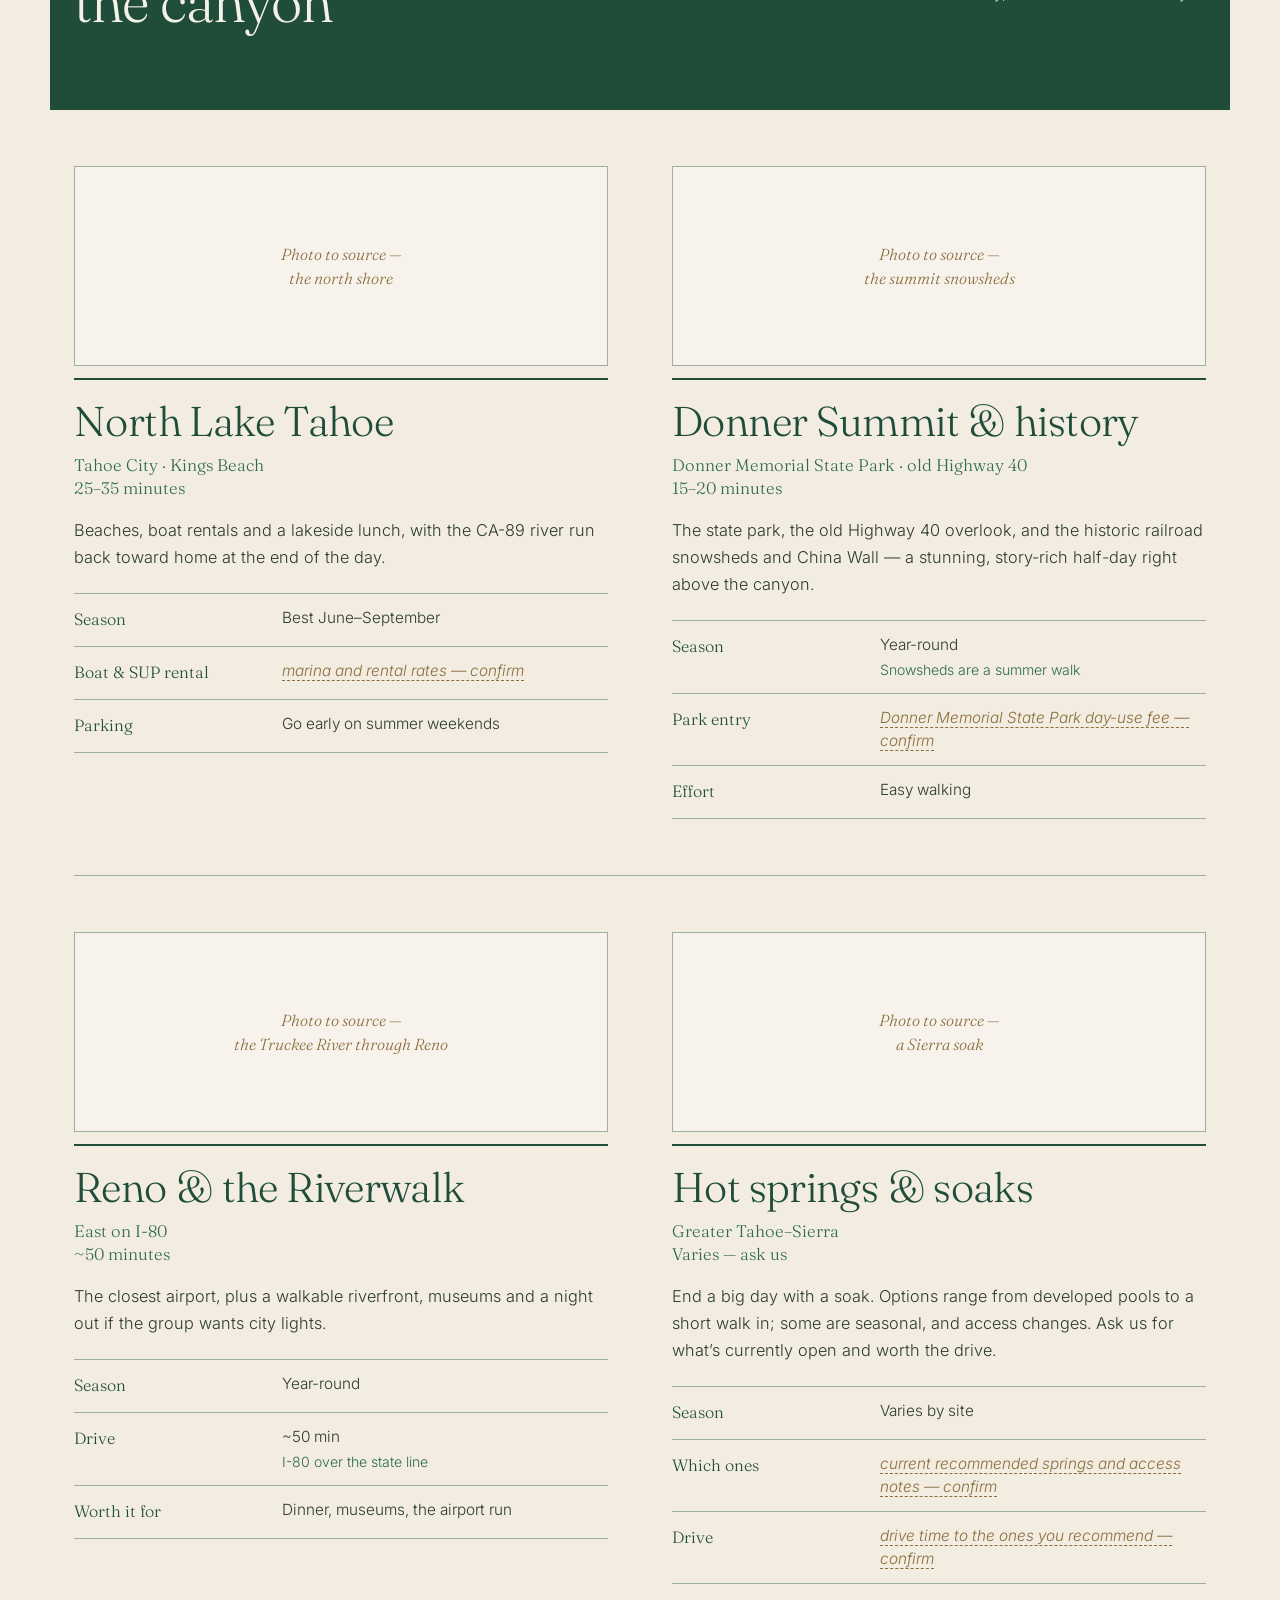
<file: activity-guide.html>
<!DOCTYPE html>
<html lang="en">
<head>
<meta charset="utf-8">
<meta name="viewport" content="width=device-width, initial-scale=1">
<title>Lost Trail Lodge — Activity Guide</title>
<meta name="robots" content="noindex">
<link rel="preconnect" href="https://fonts.googleapis.com">
<link rel="preconnect" href="https://fonts.gstatic.com" crossorigin>
<link href="https://fonts.googleapis.com/css2?family=Fraunces:opsz,wght@9..144,300;9..144,400;9..144,500&family=Inter:wght@300;400;500&display=swap" rel="stylesheet">
<style>
:root{
  --paper:#f2ece1; --accent:#1f4d3a; --accent-2:#2e6b4f;
  --ink:#2c3a30; --rule:#9db0a2; --tbd:#8a6d3b;
  --serif:"Fraunces",ui-serif,Georgia,serif;
  --sans:"Inter",system-ui,-apple-system,Helvetica,Arial,sans-serif;
}
*{box-sizing:border-box;margin:0;padding:0}
body{font-family:var(--sans);font-weight:300;color:var(--accent);background:var(--paper);
  line-height:1.65;-webkit-font-smoothing:antialiased}
img{display:block;max-width:100%}
h1,h2,h3,h4{font-family:var(--serif);font-weight:300;letter-spacing:-.015em;line-height:1.05}
.tbd{color:var(--tbd);border-bottom:1px dashed var(--tbd);font-style:italic}

/* ============================ SHARED TYPE ============================ */
.entry .rule{height:2px;background:var(--accent)}
.entry h2{color:var(--accent)}
.entry .meta{font-family:var(--serif);color:var(--accent-2)}
.entry .desc{color:var(--ink)}
.spec{display:grid;border-top:1px solid var(--rule)}
.spec:last-child{border-bottom:1px solid var(--rule)}
.spec dt{font-family:var(--serif);color:var(--accent)}
.spec dd{color:var(--ink)}
.spec dd .sub{display:block;color:var(--accent-2);margin-top:3px}
.frame{border:1px solid var(--rule);background:rgba(255,255,255,.35);
  display:flex;align-items:center;justify-content:center;text-align:center}
.frame span{font-family:var(--serif);font-style:italic;color:var(--tbd);max-width:24ch;line-height:1.5}
.divider{background:var(--accent);color:#f4f1e6}
.divider h2{color:#f4f1e6}
.divider .divider__sub{color:#cfdcd2}
.cover{background:#12160f;position:relative;overflow:hidden}
.cover h1{color:#f4f1e6}
.cover__foot{font-family:var(--serif);color:#eae7da}

/* ============================== SCREEN =============================== */
@media screen{
  .paper{max-width:1180px;margin:0 auto;padding:0 24px}
  .spread{padding:56px 0;border-bottom:1px solid var(--rule)}
  .spread--cover,.spread--divider{border-bottom:0}
  .folio,.mark,.foot{display:none}

  .cover{position:relative;min-height:min(80vh,760px);padding:40px 28px 132px;margin-bottom:0}
  .cover>img{position:absolute;inset:0;width:100%;height:100%;object-fit:cover;opacity:.82}
  .cover::after{content:"";position:absolute;inset:0;
    background:linear-gradient(180deg,rgba(10,14,9,.72),rgba(10,14,9,.2) 45%,rgba(10,14,9,.8))}
  .cover>*{position:relative;z-index:2}
  .cover h1{font-size:clamp(2.6rem,11vw,7rem);line-height:.95}
  .cover__foot{position:absolute;left:28px;right:96px;bottom:40px;
    font-size:clamp(1rem,2.4vw,1.5rem);line-height:1.4}
  .cover__mark{position:absolute;right:28px;bottom:40px;width:44px;height:44px;z-index:2}

  .toc{padding:48px 0;border-bottom:1px solid var(--rule)}
  .toc h2{font-size:1.5rem;margin-bottom:18px}
  .toc ol{list-style:none;columns:2;column-gap:48px}
  .toc li{border-bottom:1px solid var(--rule);padding:9px 0;font-size:.98rem}
  .toc a{color:var(--ink);text-decoration:none}
  .toc a:hover{color:var(--accent)}

  .spread--divider{background:var(--accent);padding:64px 0;margin:0 -24px;
    padding-left:24px;padding-right:24px}
  .divider h2{font-size:clamp(2.2rem,7vw,3.6rem);margin-bottom:14px}
  .divider__sub{font-size:1.05rem;max-width:54ch}
  .divider img{margin-top:32px;width:100%;max-height:420px;object-fit:cover}

  .lede{font-family:var(--serif);font-size:clamp(1.5rem,4vw,2.4rem);line-height:1.22;
    color:var(--accent);margin-bottom:28px}
  .body p+p{margin-top:14px}
  .welcome{display:grid;grid-template-columns:1fr;gap:40px}
  .facts h3,.cells h3{font-size:1.4rem;border-bottom:2px solid var(--accent);
    padding-bottom:12px;margin-bottom:8px}

  .pair{display:grid;gap:52px}
  .entry{max-width:66ch}
  .entry .rule{margin-bottom:20px}
  .entry h2{font-size:clamp(1.8rem,5vw,2.6rem)}
  .entry .meta{font-size:1.05rem;line-height:1.35;margin-top:10px}
  .entry .desc{margin-top:18px;font-size:1.02rem}
  .specs{margin-top:22px}
  .spec{grid-template-columns:minmax(120px,190px) 1fr;gap:18px;padding:12px 0 13px}
  .spec dt{font-size:1.02rem}
  .spec dd{font-size:.96rem;line-height:1.5}
  .spec dd .sub{font-size:.88rem}
  figure img{width:100%;max-height:460px;object-fit:cover;margin-bottom:12px}
  .frame{min-height:200px;padding:28px;margin-bottom:12px}
  .frame span{font-size:1rem}

  .cells{display:grid;grid-template-columns:1fr;gap:34px;margin-top:28px}
  .cells .cell h4{font-size:1.35rem;border-top:2px solid var(--accent);padding-top:14px;margin-bottom:8px}
  .cells .cell p{font-size:.98rem}
  .pagetitle{font-size:clamp(1.9rem,5.5vw,3rem)}
  .pagetitle small{display:block;font-family:var(--sans);font-size:.78rem;letter-spacing:.16em;
    text-transform:uppercase;color:var(--accent-2);margin-bottom:10px;font-weight:400}
  .cols{list-style:none;margin-top:8px}
  .cols li{border-bottom:1px solid var(--rule);padding:9px 0;font-size:1rem;color:var(--ink)}
  .closing{background:rgba(31,77,58,.055);border:1px solid var(--rule);padding:32px;margin-top:32px}
  .closing h3{font-size:1.7rem;margin-bottom:14px}
  .closing p+p{margin-top:12px}
  .closing .em{font-family:var(--serif);font-size:1.15rem;color:var(--accent)}
  .strip{width:100%;max-height:280px;object-fit:cover;margin-top:32px}
  @media (min-width:860px){
    .welcome{grid-template-columns:1fr 1fr;gap:64px}
    .cells{grid-template-columns:repeat(3,1fr);gap:44px 52px}
    .pair{grid-template-columns:1fr 1fr;gap:64px}
    .pair--stack{grid-template-columns:1fr}
    .divider{display:grid;grid-template-columns:1fr 1fr;gap:56px;align-items:center}
    .divider img{margin-top:0}
    .appendix{display:grid;grid-template-columns:1fr 1fr;gap:56px;align-items:start}
    .closing{margin-top:0}
  }
}

/* =============================== PRINT =============================== */
@page{size:1920px 1080px;margin:0}
@media print{
  html{background:#fff}
  body{background:var(--paper)}
  .paper{max-width:none;margin:0;padding:0}
  .toc-screen{display:none}
  .spread{position:relative;width:1920px;height:1080px;overflow:hidden;background:var(--paper);
    padding:0;border:0;margin:0;page-break-after:always;break-after:page;display:block}
  .spread:last-child{page-break-after:auto;break-after:auto}

  /* every positioned element carries --x/--y/--w/--h */
  .spread [data-pos]{position:absolute;left:var(--x);top:var(--y);
    width:var(--w);height:var(--h,auto);margin:0;max-width:none;max-height:none}
  .spread [data-pos] img{width:100%;height:100%;object-fit:cover;margin:0;max-height:none}

  .mark{display:block;position:absolute;top:44px;left:64px;width:46px;height:46px}
  .folio{display:block;position:absolute;top:44px;right:30px;font-family:var(--serif);
    font-size:22px;color:var(--accent-2);letter-spacing:.04em}
  .foot{display:block;position:absolute;bottom:46px;right:64px;text-align:right;font-size:13px;
    letter-spacing:.16em;text-transform:uppercase;color:var(--accent-2);opacity:.75;font-weight:400}
  .divider .folio,.divider .foot{color:#cfdcd2}

  .entry .rule{margin-bottom:26px}
  .entry h2{font-size:58px;line-height:1.02}
  .entry h2.h-sm{font-size:48px}
  .entry .meta{font-size:22px;line-height:1.3;margin-top:12px}
  .entry .desc{font-size:17.5px;line-height:1.62;margin-top:30px}
  .specs{margin-top:34px}
  .spec{grid-template-columns:230px 1fr;gap:26px;padding:15px 0 17px}
  .spec dt{font-size:20px}
  .spec dd{font-size:16.5px;line-height:1.5}
  .spec dd .sub{font-size:14.5px}
  .notch-tl{clip-path:polygon(64px 0,100% 0,100% 100%,0 100%,0 64px)}
  .notch-br{clip-path:polygon(0 0,100% 0,100% calc(100% - 64px),calc(100% - 64px) 100%,0 100%)}
  .frame{min-height:0;padding:0;margin:0}
  .frame span{font-size:19px}

  .cover{width:1920px;height:1080px;padding:0;display:block}
  .cover>img{position:absolute;inset:0;width:100%;height:100%;object-fit:cover;opacity:.82}
  .cover::after{content:"";position:absolute;inset:0;
    background:linear-gradient(180deg,rgba(10,14,9,.55),rgba(10,14,9,.12) 42%,rgba(10,14,9,.72))}
  .cover h1{position:absolute;left:64px;top:52px;z-index:2;font-size:210px;line-height:.92;
    letter-spacing:-.035em}
  .cover__foot{position:absolute;left:64px;bottom:60px;z-index:2;font-size:27px;line-height:1.42}
  .cover__mark{position:absolute;right:64px;bottom:56px;z-index:2;width:52px;height:52px;display:block}

  .spread--divider{margin:0;padding:0;background:var(--accent)}
  .divider{display:block}
  .divider h2{position:absolute;left:1010px;top:400px;font-size:80px;line-height:1.06;margin:0}
  .divider__sub{position:absolute;left:1010px;top:600px;width:640px;font-size:19px;line-height:1.65}
  .divider img{position:absolute;left:64px;top:300px;width:790px;height:640px;object-fit:cover;
    margin:0;max-height:none}
  .hair{display:block;position:absolute;background:rgba(244,241,230,.5);height:1px}
  .chev{display:block;position:absolute;left:1010px;top:60px;width:846px;height:300px}

  .lede{position:absolute;left:64px;top:220px;width:820px;font-size:42px;line-height:1.22;margin:0}
  .body{position:absolute;left:64px;top:520px;width:760px;font-size:17.5px;line-height:1.65;color:var(--ink)}
  .body p+p{margin-top:16px}
  .welcome{display:block}
  .facts{position:absolute;right:64px;top:220px;width:820px}
  .facts h3,.cells h3{font-size:26px;margin-bottom:20px;padding-bottom:14px;border-bottom:2px solid var(--accent)}

  .pagetitle{position:absolute;left:64px;top:130px;font-size:64px;margin:0}
  .pagetitle small{font-size:19px;margin-bottom:14px}
  .cells{position:absolute;left:64px;right:64px;top:310px;display:grid;
    grid-template-columns:repeat(3,1fr);gap:52px 60px;margin:0}
  .cells .cell h4{font-size:29px;border-top:2px solid var(--accent);padding-top:16px;margin-bottom:12px}
  .cells .cell p{font-size:16.5px;line-height:1.6}
  .strip{position:absolute;left:64px;top:762px;width:1792px;height:254px;object-fit:cover;margin:0;max-height:none}

  .appendix{display:block}
  .cols{position:absolute;left:64px;top:300px;width:900px;column-count:2;column-gap:64px;margin:0}
  .cols li{font-size:18px;line-height:2.05;border-bottom:1px solid var(--rule);break-inside:avoid;padding:0}
  .closing{position:absolute;right:64px;top:300px;width:800px;padding:52px 54px;margin:0}
  .closing h3{font-size:38px;margin-bottom:20px}
  .closing p{font-size:17.5px;line-height:1.68}
  .closing .em{font-size:22px}
}
</style>
</head>
<body>
<div class="paper">
<section class="spread spread--cover" id="p1"><div class="cover"><img src="images/hero.jpg" alt=""><h1>Lost Trail</h1><div class="cover__foot">Coldstream Canyon, Truckee<br>Activity Guide</div><svg class="cover__mark" viewBox="0 0 64 64" aria-hidden="true"><path d="M4 50 L21 22 L32 39 L40 27 L60 50 Z" fill="none" stroke="#f4f1e6" stroke-width="1.6"/><circle cx="48" cy="15" r="4.5" fill="none" stroke="#f4f1e6" stroke-width="1.6"/></svg></div></section>
<nav class="toc toc-screen"><h2>Contents</h2><ol><li><a href="#p2">Welcome</a></li><li><a href="#p3">Summer &amp; Fall</a></li><li><a href="#p4">Hike from the door</a></li><li><a href="#p5">Mountain biking &amp; road</a></li><li><a href="#p6">Rock climbing</a></li><li><a href="#p7">Swim, paddle &amp; fish</a></li><li><a href="#p8">Trail running &amp; fall</a></li><li><a href="#p9">Winter &amp; Spring</a></li><li><a href="#p10">Private cat skiing</a></li><li><a href="#p11">Touring &amp; resorts</a></li><li><a href="#p12">The ski-in arrival</a></li><li><a href="#p13">Nordic &amp; snowshoe</a></li><li><a href="#p14">At the lodge</a></li><li><a href="#p15">In town &mdash; Truckee</a></li><li><a href="#p16">Beyond the canyon</a></li><li><a href="#p17">Tahoe &amp; Donner Summit</a></li><li><a href="#p18">Reno &amp; hot springs</a></li><li><a href="#p19">Good to know</a></li><li><a href="#p20">Also worth your time</a></li></ol></nav><section class="spread" id="p2"><svg class="mark" viewBox="0 0 64 64" aria-hidden="true"><path d="M4 50 L21 22 L32 39 L40 27 L60 50 Z" fill="none" stroke="#2e6b4f" stroke-width="1.8"/><circle cx="48" cy="15" r="4.5" fill="none" stroke="#2e6b4f" stroke-width="1.8"/></svg><div class="folio">02</div><div class="welcome"><div><p class="lede">You&rsquo;re off-grid on the creek in Coldstream Canyon &mdash; and fifteen minutes from a chairlift, a trailhead and a very good cortado.</p><div class="body"><p>This guide is how we&rsquo;d spend the days. It&rsquo;s a starting list, not gospel: tell us your group, your dates and your appetite for effort, and we&rsquo;ll shape it into an itinerary and book what needs booking.</p><p>Drive times assume summer road conditions. In winter the last stretch is an over-snow approach &mdash; we send exact directions, parking and conditions before you arrive.</p><p><span class="tbd">Dashed items</span> are placeholders for you to confirm &mdash; pricing, seasons and operator details change year to year.</p></div></div><div class="facts"><h3>At a glance</h3><dl class="specs"><div class="spec"><dt>Downtown Truckee</dt><dd>15&ndash;25 min<span class="sub">Food, gas, gear, groceries</span></dd></div><div class="spec"><dt>Donner Lake</dt><dd>~10 min<span class="sub">Swim, paddle, boat launch</span></dd></div><div class="spec"><dt>Donner Summit / Sugar Bowl</dt><dd>15&ndash;20 min<span class="sub">Skiing &amp; granite climbing</span></dd></div><div class="spec"><dt>North Lake Tahoe</dt><dd>25&ndash;35 min<span class="sub">Tahoe City / Kings Beach</span></dd></div><div class="spec"><dt>Reno&ndash;Tahoe (RNO)</dt><dd>~50 min<span class="sub">Closest major airport</span></dd></div><div class="spec"><dt>Sacramento (SMF)</dt><dd>~2 hr<span class="sub">Bay Area ~3.5 hr west on I-80</span></dd></div></dl></div></div><div class="foot">Lost Trail Lodge · Activity Guide</div></section>
<section class="spread spread--divider" id="p3"><svg class="mark" viewBox="0 0 64 64" aria-hidden="true"><path d="M4 50 L21 22 L32 39 L40 27 L60 50 Z" fill="none" stroke="#f4f1e6" stroke-width="1.8"/><circle cx="48" cy="15" r="4.5" fill="none" stroke="#f4f1e6" stroke-width="1.8"/></svg><div class="folio">03</div><div class="divider"><div class="hair" style="left:64px;top:270px;width:790px"></div><div class="hair" style="left:64px;top:970px;width:790px"></div><div class="hair" style="left:1010px;top:20px;width:846px"></div><div class="hair" style="left:1010px;top:362px;width:846px"></div><svg class="chev" viewBox="0 0 846 300" preserveAspectRatio="none" aria-hidden="true"><path d="M0 300 L423 20 L846 300" fill="none" stroke="rgba(244,241,230,.5)" stroke-width="1.2" vector-effect="non-scaling-stroke"/></svg><img src="images/lt-5.jpg" alt=""><h2>Summer<br>&amp; Fall</h2><p class="divider__sub">May&ndash;October. Trailheads out the door, granite up the road, and cold water in every direction.</p></div></section>
<section class="spread" id="p4"><svg class="mark" viewBox="0 0 64 64" aria-hidden="true"><path d="M4 50 L21 22 L32 39 L40 27 L60 50 Z" fill="none" stroke="#2e6b4f" stroke-width="1.8"/><circle cx="48" cy="15" r="4.5" fill="none" stroke="#2e6b4f" stroke-width="1.8"/></svg><div class="folio">04</div><div class="pair pair--stack"><article class="entry" data-pos style="--x:1196px;--y:32px;--w:612px"><div class="rule"></div><h2>Hike from the door</h2><p class="meta">Coldstream Trail &rarr; Pacific Crest Trail<br>Trailhead at the lodge</p><p class="desc">The Coldstream Trail climbs up-canyon to meet the PCT near Tinker Knob and Mt. Judah &mdash; big-view ridgeline days that start at your doorstep and end back on the deck. Turn around whenever the group has had enough; the canyon walks well in both directions.</p><dl class="specs"><div class="spec"><dt>Season</dt><dd>June&ndash;October<span class="sub">Snow lingers high into early summer</span></dd></div><div class="spec"><dt>Effort</dt><dd>Half day to full day<span class="sub">Turn around anywhere</span></dd></div><div class="spec"><dt>Cost</dt><dd>Free</dd></div></dl></article><figure class="frame notch-br" data-pos style="--x:64px;--y:620px;--w:1060px;--h:396px"><span>Photo to source &mdash;<br>Coldstream Trail toward Tinker Knob</span></figure></div><div class="foot">Summer &amp; Fall</div></section>
<section class="spread" id="p5"><svg class="mark" viewBox="0 0 64 64" aria-hidden="true"><path d="M4 50 L21 22 L32 39 L40 27 L60 50 Z" fill="none" stroke="#2e6b4f" stroke-width="1.8"/><circle cx="48" cy="15" r="4.5" fill="none" stroke="#2e6b4f" stroke-width="1.8"/></svg><div class="folio">05</div><div class="pair"><div class="pair__a"><figure class="frame notch-tl" data-pos style="--x:1024px;--y:32px;--w:312px;--h:470px"><span>Photo to source &mdash;<br>singletrack above Donner</span></figure><article class="entry" data-pos style="--x:1356px;--y:32px;--w:452px"><div class="rule"></div><h2 class="h-sm">Mountain biking</h2><p class="meta">Donner Lake Rim Trail<br>10&ndash;25 minutes from the lodge</p><p class="desc">World-class Truckee&ndash;Tahoe singletrack: the Donner Lake Rim Trail, the Emigrant Trail and the flowy Tahoe National Forest network.</p><dl class="specs"><div class="spec"><dt>Season</dt><dd>June&ndash;October</dd></div><div class="spec"><dt>Rentals</dt><dd>Paco&rsquo;s Truckee Bike &amp; Ski</dd></div><div class="spec"><dt>Day rate</dt><dd><span class="tbd">bike rental day rate — confirm</span></dd></div></dl></article></div><div class="pair__b"><figure class="notch-tl" data-pos style="--x:64px;--y:520px;--w:420px;--h:500px"><img src="images/lt-3.jpg" alt=""></figure><article class="entry" data-pos style="--x:544px;--y:520px;--w:640px"><div class="rule"></div><h2>Gravel &amp; road</h2><p class="meta">Coldstream Canyon &middot; Donner Lake &middot; Donner Summit<br>From the door</p><p class="desc">Quiet forest roads run up the canyon from the lodge, and the classic road loop around Donner Lake climbs to the summit for whoever in the group wants the suffering.</p><dl class="specs"><div class="spec"><dt>Season</dt><dd>May&ndash;October<span class="sub">Road is snow-free earliest</span></dd></div><div class="spec"><dt>Surface</dt><dd>Dirt up-canyon, pavement below</dd></div><div class="spec"><dt>Cost</dt><dd>Free</dd></div></dl></article></div></div><div class="foot">Summer &amp; Fall</div></section>
<section class="spread" id="p6"><svg class="mark" viewBox="0 0 64 64" aria-hidden="true"><path d="M4 50 L21 22 L32 39 L40 27 L60 50 Z" fill="none" stroke="#2e6b4f" stroke-width="1.8"/><circle cx="48" cy="15" r="4.5" fill="none" stroke="#2e6b4f" stroke-width="1.8"/></svg><div class="folio">06</div><div class="pair pair--stack"><article class="entry" data-pos style="--x:1196px;--y:32px;--w:612px"><div class="rule"></div><h2>Rock climbing</h2><p class="meta">Donner Summit &amp; Big Chief<br>15&ndash;20 minutes up the old highway</p><p class="desc">Donner Summit is a Sierra granite classic &mdash; sport, trad and top-rope walls a short drive up the old highway, with Big Chief near Truckee for bolted granite. Guided days and instruction are easy to arrange for groups new to it.</p><dl class="specs"><div class="spec"><dt>Season</dt><dd>May&ndash;October</dd></div><div class="spec"><dt>Level</dt><dd>Introductory through expert</dd></div><div class="spec"><dt>Guide service</dt><dd><span class="tbd">preferred guide service and contact — confirm</span></dd></div><div class="spec"><dt>Cost &amp; duration</dt><dd><span class="tbd">half-day and full-day guided rates — confirm</span></dd></div></dl></article><figure class="frame notch-br" data-pos style="--x:64px;--y:620px;--w:1060px;--h:396px"><span>Photo to source &mdash;<br>climbing on Donner Summit granite</span></figure></div><div class="foot">Summer &amp; Fall</div></section>
<section class="spread" id="p7"><svg class="mark" viewBox="0 0 64 64" aria-hidden="true"><path d="M4 50 L21 22 L32 39 L40 27 L60 50 Z" fill="none" stroke="#2e6b4f" stroke-width="1.8"/><circle cx="48" cy="15" r="4.5" fill="none" stroke="#2e6b4f" stroke-width="1.8"/></svg><div class="folio">07</div><div class="pair"><div class="pair__a"><figure class="notch-tl" data-pos style="--x:1024px;--y:32px;--w:312px;--h:470px"><img src="images/lt-5.jpg" alt=""></figure><article class="entry" data-pos style="--x:1356px;--y:32px;--w:452px"><div class="rule"></div><h2 class="h-sm">Swim &amp; paddle</h2><p class="meta">Donner Lake &middot; Coldstream Creek<br>10 minutes, or out the back door</p><p class="desc">Donner Lake for a morning swim or a SUP session. The creek at the lodge does the job for a cold plunge after a hot day.</p><dl class="specs"><div class="spec"><dt>Season</dt><dd>June&ndash;September</dd></div><div class="spec"><dt>At the lodge</dt><dd><span class="tbd">paddleboards / gear kept on site? — confirm</span></dd></div><div class="spec"><dt>Cost</dt><dd>Free at the lake</dd></div></dl></article></div><div class="pair__b"><figure class="frame notch-tl" data-pos style="--x:64px;--y:520px;--w:420px;--h:500px"><span>Photo to source &mdash;<br>the Truckee River</span></figure><article class="entry" data-pos style="--x:544px;--y:520px;--w:640px"><div class="rule"></div><h2>Fly fishing</h2><p class="meta">Truckee River &middot; Little Truckee &middot; alpine lakes<br>10&ndash;30 minutes from the lodge</p><p class="desc">The Truckee is a blue-ribbon wild-trout fishery, with the Little Truckee, Donner and a scattering of alpine lakes to round out a week. We can line up a guide.</p><dl class="specs"><div class="spec"><dt>Season</dt><dd>Year-round<span class="sub">Best April&ndash;October</span></dd></div><div class="spec"><dt>Licence</dt><dd>California licence required</dd></div><div class="spec"><dt>Guided day</dt><dd><span class="tbd">guide service and day rate — confirm</span></dd></div></dl></article></div></div><div class="foot">Summer &amp; Fall</div></section>
<section class="spread" id="p8"><svg class="mark" viewBox="0 0 64 64" aria-hidden="true"><path d="M4 50 L21 22 L32 39 L40 27 L60 50 Z" fill="none" stroke="#2e6b4f" stroke-width="1.8"/><circle cx="48" cy="15" r="4.5" fill="none" stroke="#2e6b4f" stroke-width="1.8"/></svg><div class="folio">08</div><div class="pair"><div class="pair__a"><figure class="frame notch-tl" data-pos style="--x:1024px;--y:32px;--w:312px;--h:470px"><span>Photo to source &mdash;<br>running the Rim Trail</span></figure><article class="entry" data-pos style="--x:1356px;--y:32px;--w:452px"><div class="rule"></div><h2 class="h-sm">Trail running</h2><p class="meta">Coldstream Canyon &middot; Donner Lake Rim Trail<br>From the door</p><p class="desc">Creekside cruisers from the lodge, or the PCT high above the canyon when you want the whole view. The Rim Trail is the local benchmark.</p><dl class="specs"><div class="spec"><dt>Season</dt><dd>June&ndash;October</dd></div><div class="spec"><dt>From the door</dt><dd>Yes &mdash; up-canyon</dd></div><div class="spec"><dt>Cost</dt><dd>Free</dd></div></dl></article></div><div class="pair__b"><figure class="notch-tl" data-pos style="--x:64px;--y:520px;--w:420px;--h:500px"><img src="images/lt-6.jpg" alt=""></figure><article class="entry" data-pos style="--x:544px;--y:520px;--w:640px"><div class="rule"></div><h2>Fall color &amp; quiet</h2><p class="meta">Coldstream Canyon &middot; Donner Summit<br>Late September into October</p><p class="desc">The sleeper season: aspen turning gold up the canyon, empty trails, warm afternoons and cold, clear nights on the deck. Our favourite time to be here.</p><dl class="specs"><div class="spec"><dt>Peak color</dt><dd>Late September&ndash;mid October<span class="sub">Varies year to year</span></dd></div><div class="spec"><dt>Crowds</dt><dd>Almost none</dd></div><div class="spec"><dt>Bring</dt><dd>Layers &mdash; nights drop hard</dd></div></dl></article></div></div><div class="foot">Summer &amp; Fall</div></section>
<section class="spread spread--divider" id="p9"><svg class="mark" viewBox="0 0 64 64" aria-hidden="true"><path d="M4 50 L21 22 L32 39 L40 27 L60 50 Z" fill="none" stroke="#f4f1e6" stroke-width="1.8"/><circle cx="48" cy="15" r="4.5" fill="none" stroke="#f4f1e6" stroke-width="1.8"/></svg><div class="folio">09</div><div class="divider"><div class="hair" style="left:64px;top:270px;width:790px"></div><div class="hair" style="left:64px;top:970px;width:790px"></div><div class="hair" style="left:1010px;top:20px;width:846px"></div><div class="hair" style="left:1010px;top:362px;width:846px"></div><svg class="chev" viewBox="0 0 846 300" preserveAspectRatio="none" aria-hidden="true"><path d="M0 300 L423 20 L846 300" fill="none" stroke="rgba(244,241,230,.5)" stroke-width="1.2" vector-effect="non-scaling-stroke"/></svg><img src="images/hero.jpg" alt=""><h2>Winter<br>&amp; Spring</h2><p class="divider__sub">November&ndash;April. Some of the deepest, most reliable snow in the Sierra &mdash; with cat skiing and touring straight from the canyon.</p></div></section>
<section class="spread" id="p10"><svg class="mark" viewBox="0 0 64 64" aria-hidden="true"><path d="M4 50 L21 22 L32 39 L40 27 L60 50 Z" fill="none" stroke="#2e6b4f" stroke-width="1.8"/><circle cx="48" cy="15" r="4.5" fill="none" stroke="#2e6b4f" stroke-width="1.8"/></svg><div class="folio">10</div><div class="pair pair--stack"><article class="entry" data-pos style="--x:1196px;--y:32px;--w:612px"><div class="rule"></div><h2>Private cat skiing</h2><p class="meta">Pacific Crest Snowcats<br>Arranged with your stay</p><p class="desc">Our partner Pacific Crest Snowcats runs guided snowcat skiing across roughly 3,000 acres of exclusive Sierra terrain &mdash; protected, north-facing, and empty. The signature Lost Trail day, and the one to book first.</p><dl class="specs"><div class="spec"><dt>Season</dt><dd><span class="tbd">operating window — confirm</span></dd></div><div class="spec"><dt>Level</dt><dd>Advanced to expert skiers and riders</dd></div><div class="spec"><dt>Capacity</dt><dd><span class="tbd">group size, private-cat options — confirm</span></dd></div><div class="spec"><dt>Cost &amp; duration</dt><dd><span class="tbd">per-person rate and day length — confirm</span></dd></div><div class="spec"><dt>Booking</dt><dd>Through your host, well ahead<span class="sub">Ask when you enquire about dates</span></dd></div></dl></article><figure class="frame notch-br" data-pos style="--x:64px;--y:640px;--w:1060px;--h:376px"><span>Photo to source &mdash;<br>Pacific Crest Snowcats, exclusive terrain</span></figure></div><div class="foot">Winter &amp; Spring</div></section>
<section class="spread" id="p11"><svg class="mark" viewBox="0 0 64 64" aria-hidden="true"><path d="M4 50 L21 22 L32 39 L40 27 L60 50 Z" fill="none" stroke="#2e6b4f" stroke-width="1.8"/><circle cx="48" cy="15" r="4.5" fill="none" stroke="#2e6b4f" stroke-width="1.8"/></svg><div class="folio">11</div><div class="pair"><div class="pair__a"><figure class="frame notch-tl" data-pos style="--x:1024px;--y:32px;--w:312px;--h:470px"><span>Photo to source &mdash;<br>skinning up the canyon</span></figure><article class="entry" data-pos style="--x:1356px;--y:32px;--w:452px"><div class="rule"></div><h2 class="h-sm">Backcountry touring</h2><p class="meta">Coldstream Canyon &middot; Donner Summit<br>Skin from the lodge</p><p class="desc">Skin from the canyon toward Tinker Knob and the crest, or drive up for the classic Donner Summit lines.</p><dl class="specs"><div class="spec"><dt>Season</dt><dd>December&ndash;April</dd></div><div class="spec"><dt>Level</dt><dd>Avalanche training expected</dd></div><div class="spec"><dt>Forecast</dt><dd>Sierra Avalanche Center, daily</dd></div></dl></article></div><div class="pair__b"><figure class="notch-tl" data-pos style="--x:64px;--y:520px;--w:420px;--h:500px"><img src="images/lt-2.jpg" alt=""></figure><article class="entry" data-pos style="--x:544px;--y:520px;--w:640px"><div class="rule"></div><h2>Downhill resorts</h2><p class="meta">Sugar Bowl &middot; Palisades &middot; Northstar &middot; Boreal<br>15&ndash;30 minutes from the lodge</p><p class="desc">Sugar Bowl on Donner Summit is closest at 15&ndash;20 minutes; Palisades Tahoe, Northstar, Boreal and Donner Ski Ranch all sit inside half an hour.</p><dl class="specs"><div class="spec"><dt>Season</dt><dd>Late November&ndash;April<span class="sub">Snow depending</span></dd></div><div class="spec"><dt>Lift tickets</dt><dd>Book online ahead for the best rate</dd></div><div class="spec"><dt>Rentals</dt><dd>Truckee Sports Exchange</dd></div></dl></article></div></div><div class="foot">Winter &amp; Spring</div></section>
<section class="spread" id="p12"><svg class="mark" viewBox="0 0 64 64" aria-hidden="true"><path d="M4 50 L21 22 L32 39 L40 27 L60 50 Z" fill="none" stroke="#2e6b4f" stroke-width="1.8"/><circle cx="48" cy="15" r="4.5" fill="none" stroke="#2e6b4f" stroke-width="1.8"/></svg><div class="folio">12</div><div class="pair pair--stack"><article class="entry" data-pos style="--x:1196px;--y:32px;--w:612px"><div class="rule"></div><h2>The ski-in arrival</h2><p class="meta">Cold Stream Road, over snow<br>Part of what makes Lost Trail, Lost Trail</p><p class="desc">Once the snow comes, the last stretch of canyon road isn&rsquo;t plowed. You park at the winter lot and travel the final leg over snow &mdash; ski, sled or snowshoe, with your bags shuttled. It&rsquo;s a genuine backcountry arrival, and it&rsquo;s why the canyon stays as quiet as it does.</p><dl class="specs"><div class="spec"><dt>Distance from the winter lot</dt><dd><span class="tbd">over-snow distance and typical travel time — confirm</span></dd></div><div class="spec"><dt>Bag shuttle</dt><dd><span class="tbd">how gear and food get in &amp;mdash; snowmobile? sled? — confirm</span></dd></div><div class="spec"><dt>Parking</dt><dd><span class="tbd">winter parking location and capacity — confirm</span></dd></div><div class="spec"><dt>Bring</dt><dd>Warm layers for the approach<span class="sub">Boots you can travel in</span></dd></div></dl></article><figure class="frame notch-br" data-pos style="--x:64px;--y:640px;--w:1060px;--h:376px"><span>Photo to source &mdash;<br>the over-snow approach in winter</span></figure></div><div class="foot">Winter &amp; Spring</div></section>
<section class="spread" id="p13"><svg class="mark" viewBox="0 0 64 64" aria-hidden="true"><path d="M4 50 L21 22 L32 39 L40 27 L60 50 Z" fill="none" stroke="#2e6b4f" stroke-width="1.8"/><circle cx="48" cy="15" r="4.5" fill="none" stroke="#2e6b4f" stroke-width="1.8"/></svg><div class="folio">13</div><div class="pair"><div class="pair__a"><figure class="frame notch-tl" data-pos style="--x:1024px;--y:32px;--w:312px;--h:470px"><span>Photo to source &mdash;<br>groomed track at Royal Gorge</span></figure><article class="entry" data-pos style="--x:1356px;--y:32px;--w:452px"><div class="rule"></div><h2 class="h-sm">Nordic &amp; skate</h2><p class="meta">Royal Gorge &middot; Tahoe Donner XC<br>15&ndash;25 minutes from the lodge</p><p class="desc">Royal Gorge is the largest cross-country resort in North America, with Tahoe Donner XC a little closer. Groomed kilometres for every pace.</p><dl class="specs"><div class="spec"><dt>Season</dt><dd>December&ndash;March</dd></div><div class="spec"><dt>Trail pass</dt><dd><span class="tbd">day trail-pass rates — confirm</span></dd></div><div class="spec"><dt>Rentals</dt><dd>On site at both</dd></div></dl></article></div><div class="pair__b"><figure class="notch-tl" data-pos style="--x:64px;--y:520px;--w:420px;--h:500px"><img src="images/lt-4.jpg" alt=""></figure><article class="entry" data-pos style="--x:544px;--y:520px;--w:640px"><div class="rule"></div><h2>Snowshoe &amp; fat bike</h2><p class="meta">Coldstream Canyon<br>From the door</p><p class="desc">The mellow way to get out between bigger days &mdash; quiet canyon and forest routes straight from the lodge, no trailhead drive and no lift line.</p><dl class="specs"><div class="spec"><dt>Season</dt><dd>December&ndash;April</dd></div><div class="spec"><dt>At the lodge</dt><dd><span class="tbd">snowshoes kept on site, and what sizes? — confirm</span></dd></div><div class="spec"><dt>Cost</dt><dd>Free from the door</dd></div></dl></article></div></div><div class="foot">Winter &amp; Spring</div></section>
<section class="spread" id="p14"><svg class="mark" viewBox="0 0 64 64" aria-hidden="true"><path d="M4 50 L21 22 L32 39 L40 27 L60 50 Z" fill="none" stroke="#2e6b4f" stroke-width="1.8"/><circle cx="48" cy="15" r="4.5" fill="none" stroke="#2e6b4f" stroke-width="1.8"/></svg><div class="folio">14</div><h2 class="pagetitle"><small>Without leaving the canyon</small>At the lodge</h2><div class="cells"><div class="cell"><h4>Riverside sauna</h4><p>The sauna sits down by the creek &mdash; the correct end to a cold day, and the correct excuse for a plunge straight after.</p></div><div class="cell"><h4>A private chef</h4><p>Prefer to stay in? We&rsquo;ll line up a chef for a night or for the whole stay, and handle the provisioning with them.</p></div><div class="cell"><h4>The wood stove</h4><p>The great room runs on wood heat. There&rsquo;s a full walkthrough in your house guide &mdash; it&rsquo;s easier than it looks, and worth the ritual.</p></div><div class="cell"><h4>Starlink &amp; power</h4><p>Starlink wifi and off-grid solar with generator backup. Good enough to work from; download maps before you leave town anyway.</p></div><div class="cell"><h4>The kitchen</h4><p>A proper kitchen and a long table &mdash; the reason groups book this place. Provision in Truckee on the way in; there&rsquo;s nothing past town.</p></div><div class="cell"><h4>Gear &amp; drying</h4><p><span class="tbd">drying room / boot storage &amp;mdash; describe what&#x27;s there — confirm</span></p></div></div><img class="strip" src="images/lt-1.jpg" alt=""><div class="foot">At the lodge</div></section>
<section class="spread" id="p15"><svg class="mark" viewBox="0 0 64 64" aria-hidden="true"><path d="M4 50 L21 22 L32 39 L40 27 L60 50 Z" fill="none" stroke="#2e6b4f" stroke-width="1.8"/><circle cx="48" cy="15" r="4.5" fill="none" stroke="#2e6b4f" stroke-width="1.8"/></svg><div class="folio">15</div><h2 class="pagetitle"><small>15&ndash;25 minutes down the canyon</small>In town &mdash; Truckee</h2><div class="cells"><div class="cell"><h4>Provisions &amp; fuel</h4><p>Full grocery runs at Save Mart and Safeway; New Moon Natural Foods for organic and specialty. Fuel up in Truckee before you head up &mdash; there&rsquo;s no gas past town.</p></div><div class="cell"><h4>Gear &amp; rentals</h4><p>Tahoe Mountain Sports, Truckee Sports Exchange and Paco&rsquo;s Truckee Bike &amp; Ski for rentals, tuning, backcountry gear and local trail beta. Tell us ahead and we&rsquo;ll set the group up.</p></div><div class="cell"><h4>Coffee &amp; breakfast</h4><p>Coffeebar for the morning cortado; Squeeze In and Wild Cherries for a proper breakfast; Truckee Bagel Company to fuel a trail day.</p></div><div class="cell"><h4>Lunch &amp; casual</h4><p>Full Belly Deli for sandwiches, Burger Me for the group, and Best Pies when everyone&rsquo;s hungry and undecided.</p></div><div class="cell"><h4>Dinner out</h4><p>Moody&rsquo;s Bistro in the historic Truckee Hotel, Pianeta for Italian, Cottonwood above town for the view &mdash; and Trokay when it&rsquo;s a special night. Reservations help on weekends.</p></div><div class="cell"><h4>Beer &amp; a nightcap</h4><p>FiftyFifty Brewing and Alibi Ale Works for local pints; Bar of America on Commercial Row for a cocktail and live music.</p></div></div><img class="strip" src="images/lost-trail.jpg" alt=""><div class="foot">In town</div></section>
<section class="spread spread--divider" id="p16"><svg class="mark" viewBox="0 0 64 64" aria-hidden="true"><path d="M4 50 L21 22 L32 39 L40 27 L60 50 Z" fill="none" stroke="#f4f1e6" stroke-width="1.8"/><circle cx="48" cy="15" r="4.5" fill="none" stroke="#f4f1e6" stroke-width="1.8"/></svg><div class="folio">16</div><div class="divider"><div class="hair" style="left:64px;top:270px;width:790px"></div><div class="hair" style="left:64px;top:970px;width:790px"></div><div class="hair" style="left:1010px;top:20px;width:846px"></div><div class="hair" style="left:1010px;top:362px;width:846px"></div><svg class="chev" viewBox="0 0 846 300" preserveAspectRatio="none" aria-hidden="true"><path d="M0 300 L423 20 L846 300" fill="none" stroke="rgba(244,241,230,.5)" stroke-width="1.2" vector-effect="non-scaling-stroke"/></svg><img src="images/lt-3.jpg" alt=""><h2>Beyond<br>the canyon</h2><p class="divider__sub">When you want to roam a little farther &mdash; the lake, the summit, the city, and a soak on the way home.</p></div></section>
<section class="spread" id="p17"><svg class="mark" viewBox="0 0 64 64" aria-hidden="true"><path d="M4 50 L21 22 L32 39 L40 27 L60 50 Z" fill="none" stroke="#2e6b4f" stroke-width="1.8"/><circle cx="48" cy="15" r="4.5" fill="none" stroke="#2e6b4f" stroke-width="1.8"/></svg><div class="folio">17</div><div class="pair"><div class="pair__a"><figure class="frame notch-tl" data-pos style="--x:1024px;--y:32px;--w:312px;--h:470px"><span>Photo to source &mdash;<br>the north shore</span></figure><article class="entry" data-pos style="--x:1356px;--y:32px;--w:452px"><div class="rule"></div><h2 class="h-sm">North Lake Tahoe</h2><p class="meta">Tahoe City &middot; Kings Beach<br>25&ndash;35 minutes</p><p class="desc">Beaches, boat rentals and a lakeside lunch, with the CA-89 river run back toward home at the end of the day.</p><dl class="specs"><div class="spec"><dt>Season</dt><dd>Best June&ndash;September</dd></div><div class="spec"><dt>Boat &amp; SUP rental</dt><dd><span class="tbd">marina and rental rates — confirm</span></dd></div><div class="spec"><dt>Parking</dt><dd>Go early on summer weekends</dd></div></dl></article></div><div class="pair__b"><figure class="frame notch-tl" data-pos style="--x:64px;--y:520px;--w:420px;--h:500px"><span>Photo to source &mdash;<br>the summit snowsheds</span></figure><article class="entry" data-pos style="--x:544px;--y:520px;--w:640px"><div class="rule"></div><h2>Donner Summit &amp; history</h2><p class="meta">Donner Memorial State Park &middot; old Highway 40<br>15&ndash;20 minutes</p><p class="desc">The state park, the old Highway 40 overlook, and the historic railroad snowsheds and China Wall &mdash; a stunning, story-rich half-day right above the canyon.</p><dl class="specs"><div class="spec"><dt>Season</dt><dd>Year-round<span class="sub">Snowsheds are a summer walk</span></dd></div><div class="spec"><dt>Park entry</dt><dd><span class="tbd">Donner Memorial State Park day-use fee — confirm</span></dd></div><div class="spec"><dt>Effort</dt><dd>Easy walking</dd></div></dl></article></div></div><div class="foot">Beyond the canyon</div></section>
<section class="spread" id="p18"><svg class="mark" viewBox="0 0 64 64" aria-hidden="true"><path d="M4 50 L21 22 L32 39 L40 27 L60 50 Z" fill="none" stroke="#2e6b4f" stroke-width="1.8"/><circle cx="48" cy="15" r="4.5" fill="none" stroke="#2e6b4f" stroke-width="1.8"/></svg><div class="folio">18</div><div class="pair"><div class="pair__a"><figure class="frame notch-tl" data-pos style="--x:1024px;--y:32px;--w:312px;--h:470px"><span>Photo to source &mdash;<br>the Truckee River through Reno</span></figure><article class="entry" data-pos style="--x:1356px;--y:32px;--w:452px"><div class="rule"></div><h2 class="h-sm">Reno &amp; the Riverwalk</h2><p class="meta">East on I-80<br>~50 minutes</p><p class="desc">The closest airport, plus a walkable riverfront, museums and a night out if the group wants city lights.</p><dl class="specs"><div class="spec"><dt>Season</dt><dd>Year-round</dd></div><div class="spec"><dt>Drive</dt><dd>~50 min<span class="sub">I-80 over the state line</span></dd></div><div class="spec"><dt>Worth it for</dt><dd>Dinner, museums, the airport run</dd></div></dl></article></div><div class="pair__b"><figure class="frame notch-tl" data-pos style="--x:64px;--y:520px;--w:420px;--h:500px"><span>Photo to source &mdash;<br>a Sierra soak</span></figure><article class="entry" data-pos style="--x:544px;--y:520px;--w:640px"><div class="rule"></div><h2>Hot springs &amp; soaks</h2><p class="meta">Greater Tahoe&ndash;Sierra<br>Varies &mdash; ask us</p><p class="desc">End a big day with a soak. Options range from developed pools to a short walk in; some are seasonal, and access changes. Ask us for what&rsquo;s currently open and worth the drive.</p><dl class="specs"><div class="spec"><dt>Season</dt><dd>Varies by site</dd></div><div class="spec"><dt>Which ones</dt><dd><span class="tbd">current recommended springs and access notes — confirm</span></dd></div><div class="spec"><dt>Drive</dt><dd><span class="tbd">drive time to the ones you recommend — confirm</span></dd></div></dl></article></div></div><div class="foot">Beyond the canyon</div></section>
<section class="spread" id="p19"><svg class="mark" viewBox="0 0 64 64" aria-hidden="true"><path d="M4 50 L21 22 L32 39 L40 27 L60 50 Z" fill="none" stroke="#2e6b4f" stroke-width="1.8"/><circle cx="48" cy="15" r="4.5" fill="none" stroke="#2e6b4f" stroke-width="1.8"/></svg><div class="folio">19</div><h2 class="pagetitle"><small>Before you come</small>Good to know</h2><div class="cells"><div class="cell"><h4>Elevation &amp; weather</h4><p>You&rsquo;re around 6,000 feet &mdash; drink extra water the first day and expect big day-to-night swings, even in summer. Pack layers and a rain shell any month.</p></div><div class="cell"><h4>Getting in</h4><p>The canyon road is unpaved: AWD or 4&times;4 recommended in summer, and required plus over-snow travel in winter. Fuel and provision in Truckee.</p></div><div class="cell"><h4>Connectivity &amp; power</h4><p>Cell service is spotty in the canyon, but the lodge has Starlink wifi and off-grid solar with generator backup. Download maps offline before you leave town.</p></div><div class="cell"><h4>Bears &amp; leave-no-trace</h4><p>This is black-bear country: keep food inside and secured, and pack out what you pack in. Leave the canyon better than you found it &mdash; it&rsquo;s why it&rsquo;s still this good.</p></div><div class="cell"><h4>In an emergency</h4><p>Call 911. The nearest hospital is Tahoe Forest Hospital in Truckee. Your booking packet has the exact address, access details and an on-site emergency contact.</p></div><div class="cell"><h4>Conditions</h4><p>Sierra Avalanche Center for winter snow; Caltrans QuickMap or 511 for roads. Check both the night before and the morning of.</p></div></div><div class="foot">Before you come</div></section>
<section class="spread" id="p20"><svg class="mark" viewBox="0 0 64 64" aria-hidden="true"><path d="M4 50 L21 22 L32 39 L40 27 L60 50 Z" fill="none" stroke="#2e6b4f" stroke-width="1.8"/><circle cx="48" cy="15" r="4.5" fill="none" stroke="#2e6b4f" stroke-width="1.8"/></svg><div class="folio">20</div><h2 class="pagetitle"><small>Worth the drive</small>Also worth your time</h2><div class="appendix"><ul class="cols"><li>Ice skating and sleigh rides in Truckee</li><li>Snowmobile tours</li><li>The Truckee Thursday street market, summer</li><li>Truckee River rafting from Tahoe City</li><li>Golf &mdash; Old Greenwood, Coyote Moon, Gray&rsquo;s Crossing</li><li>Sardine Lake and the Lakes Basin, north</li><li>Tahoe City Art Haus &amp; Cinema</li><li>Farmers markets, Truckee and Tahoe City</li><li>Via ferrata and ropes courses</li><li>A scenic flight out of Truckee Tahoe Airport</li></ul><div class="closing"><h3>Ask your host</h3><p>Everything here can be arranged for you &mdash; guides, rentals, lift tickets, a private chef at the lodge, or a full itinerary built around your dates and your group.</p><p>Tell us what you&rsquo;re hoping for and we&rsquo;ll come back personally with options and a plan.</p><p class="em">losttraillodgetruckee@gmail.com<br><span class="tbd">host phone number for the guide — confirm</span></p></div></div><div class="foot">Lost Trail Lodge · Coldstream Canyon, Truckee, CA</div></section>
</div>
</body>
</html>
</file>
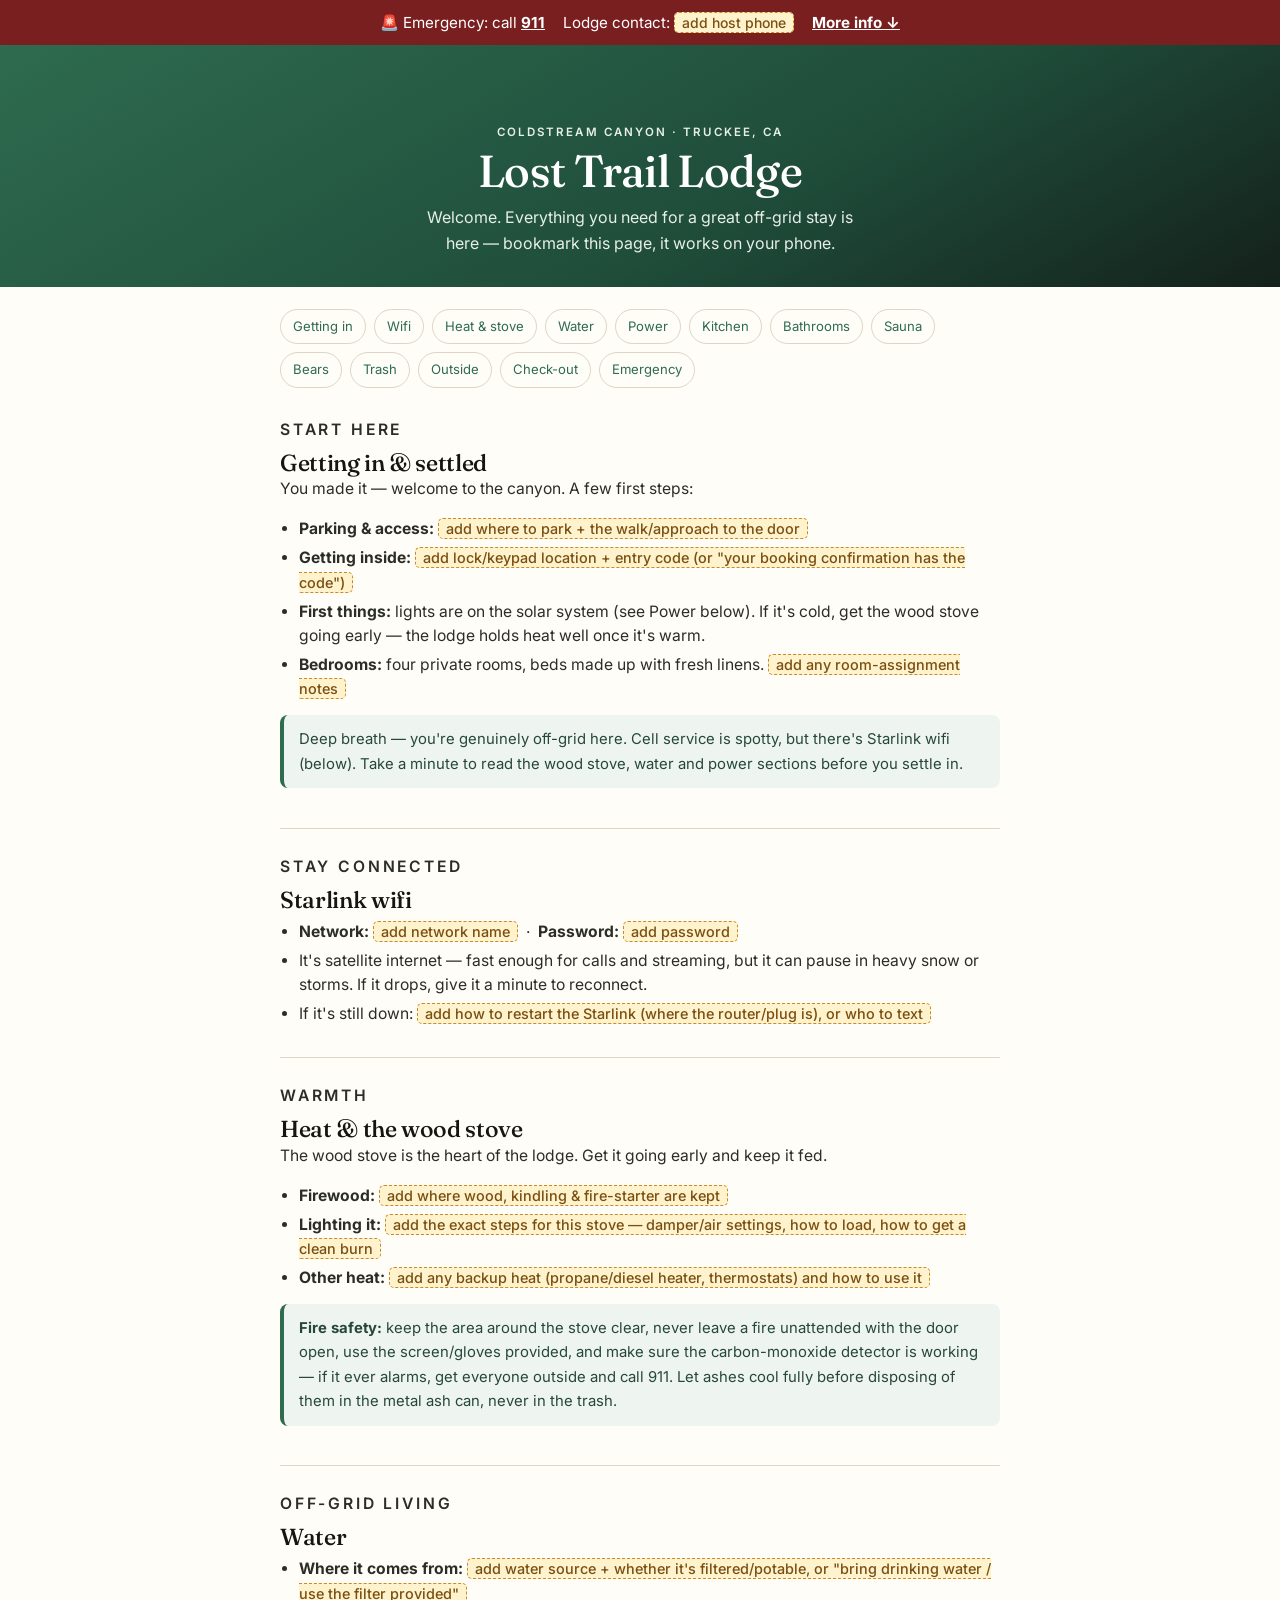
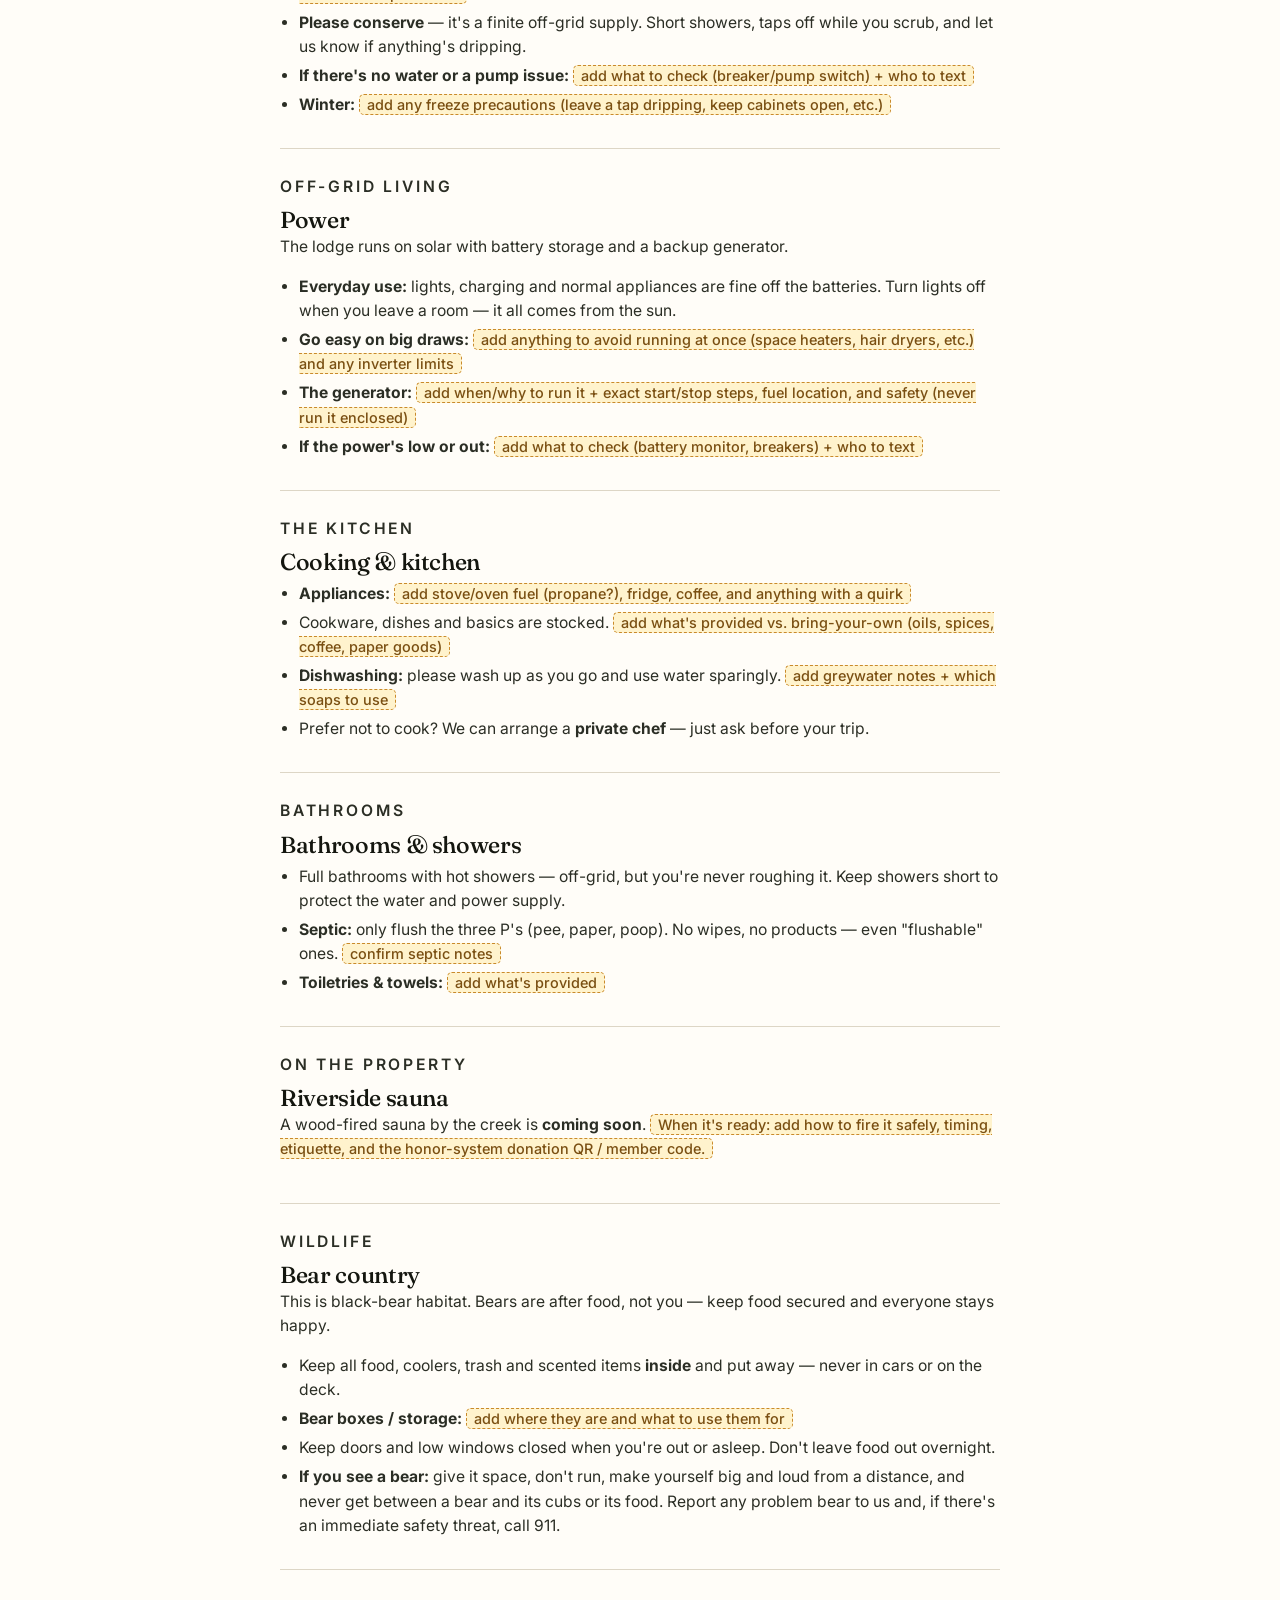
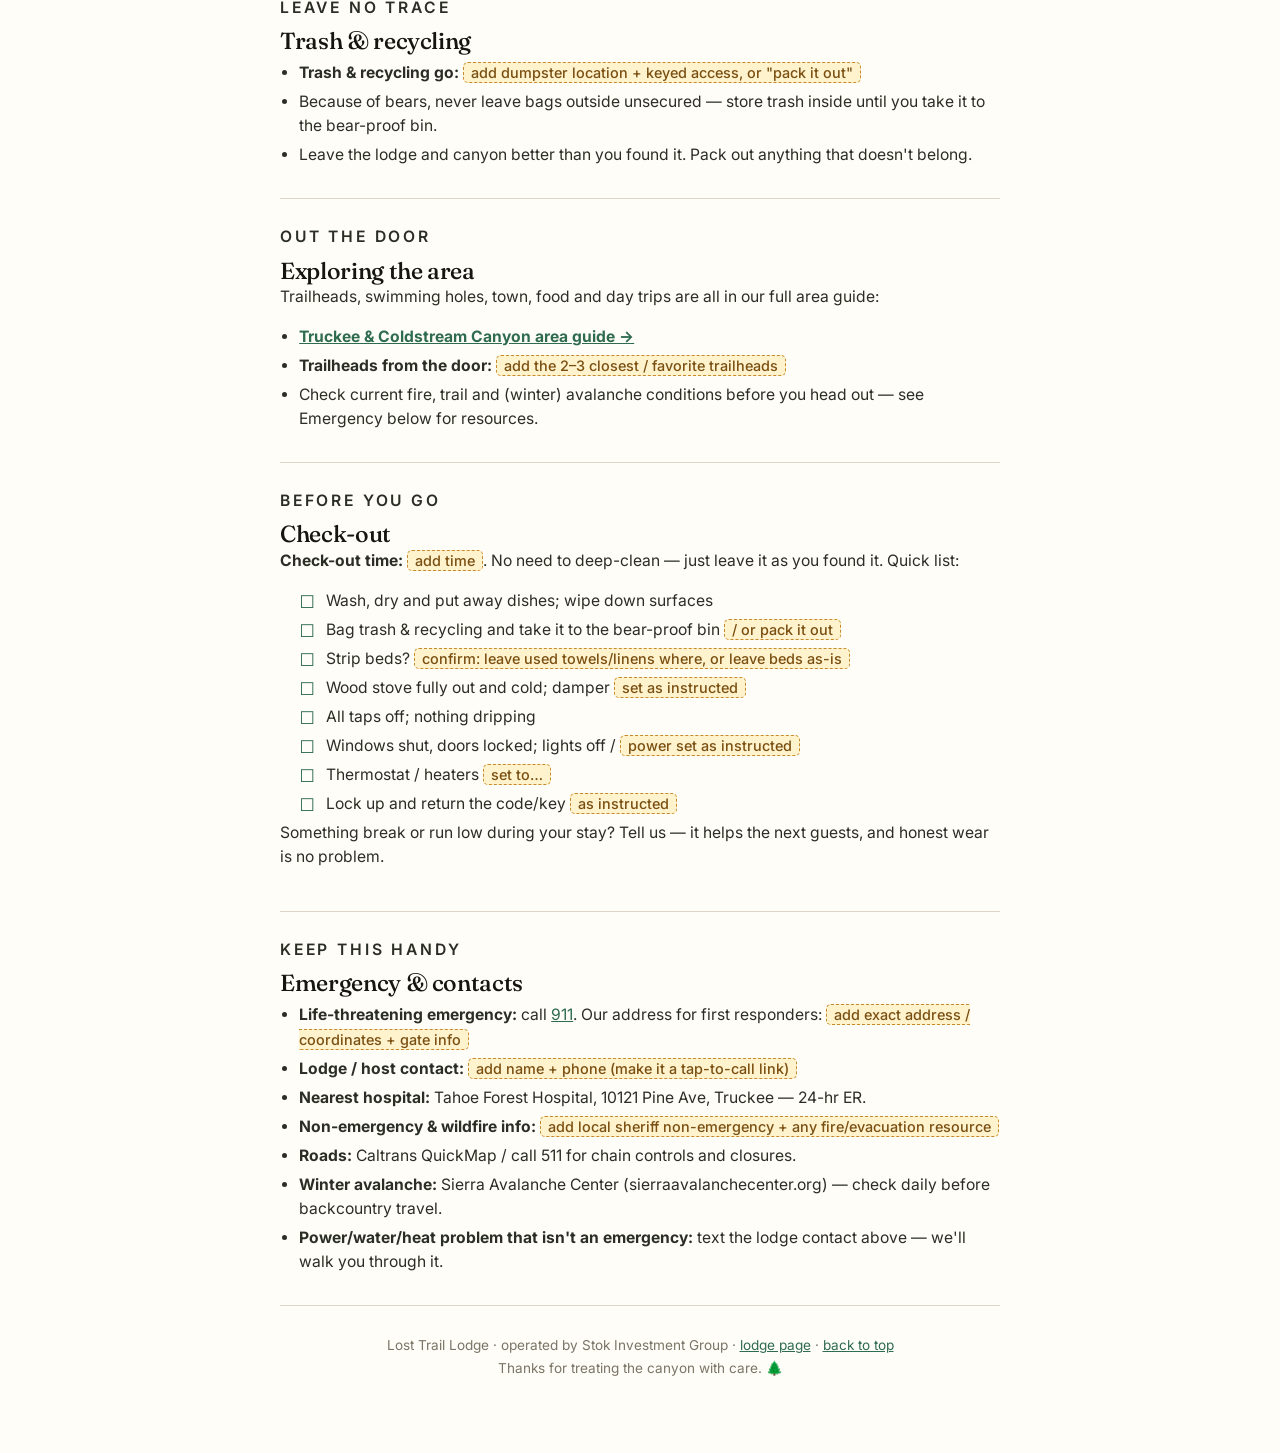
<file: guide-lost-trail.html>
<!DOCTYPE html>
<html lang="en">
<head>
  <meta charset="UTF-8" />
  <meta name="viewport" content="width=device-width, initial-scale=1" />
  <title>Lost Trail Lodge — Guest Guide</title>
  <meta name="robots" content="noindex, nofollow" />
  <meta name="theme-color" content="#1f4d3a" />
  <link rel="preconnect" href="https://fonts.googleapis.com" />
  <link rel="preconnect" href="https://fonts.gstatic.com" crossorigin />
  <link href="https://fonts.googleapis.com/css2?family=Fraunces:opsz,wght@9..144,400;9..144,500;9..144,600&family=Inter:wght@400;500;600&display=swap" rel="stylesheet" />
  <link rel="icon" href="favicon.svg" />
  <link rel="stylesheet" href="styles.css" />
  <style>
    /* Guest-guide-only helpers (kept off the shared sheet on purpose) */
    .guide-wrap{max-width:760px;margin:0 auto;padding:0 20px}
    .guide-head{background:linear-gradient(150deg,#2e6b4f,#1f4d3a 60%,#14211b);color:#fff;padding:78px 0 30px;text-align:center}
    .guide-head h1{font-family:var(--serif);font-weight:500;font-size:clamp(1.9rem,6vw,2.8rem);margin:.1em 0 .2em}
    .guide-head p{color:#e7efe9;margin:0 auto;max-width:44ch}
    .sos{position:sticky;top:0;z-index:20;background:#7a1f1f;color:#fff;display:flex;flex-wrap:wrap;gap:8px 18px;align-items:center;justify-content:center;padding:10px 16px;font-size:.95rem;text-align:center}
    .sos a{color:#fff;font-weight:700;text-decoration:underline;white-space:nowrap}
    .qnav{display:flex;flex-wrap:wrap;gap:8px;margin:22px 0 4px}
    .qnav a{font-size:.82rem;text-decoration:none;color:var(--pine-2);border:1px solid var(--line);border-radius:999px;padding:6px 12px;background:var(--paper)}
    .qnav a:hover{border-color:var(--pine-2)}
    .gsec{padding:26px 0;border-bottom:1px solid var(--line)}
    .gsec h2{font-family:var(--serif);font-weight:500;font-size:1.45rem;margin:0 0 .1em;scroll-margin-top:64px}
    .gsec .eyebrow{margin-bottom:.5em}
    .gsec p,.gsec li{color:var(--ink-2);font-size:.98rem;line-height:1.55}
    .gsec ul{margin:.5em 0 0;padding-left:1.2em}
    .gsec li{margin:.3em 0}
    .fill{background:#fff3cd;border:1px dashed #c98a2b;border-radius:5px;padding:1px 7px;color:#7a4f12;font-size:.92em;font-weight:500}
    .safe{background:#eef5f0;border-left:4px solid var(--pine-2);border-radius:8px;padding:12px 15px;margin:.9em 0;font-size:.93rem;color:#26473a}
    .checklist{list-style:none;padding-left:0}
    .checklist li{padding-left:1.7em;position:relative}
    .checklist li::before{content:"☐";position:absolute;left:0;color:var(--pine-2);font-size:1.1em}
    .gfoot{text-align:center;padding:28px 0 60px;color:var(--muted);font-size:.85rem}
    .gfoot a{color:var(--pine-2)}
  </style>
</head>
<body data-site-lodge="Lost Trail Lodge">
  <div class="sos" role="note">
    <span>🚨 Emergency: call <a href="tel:911">911</a></span>
    <span>Lodge contact: <span class="fill">add host phone</span></span>
    <span><a href="#emergency">More info ↓</a></span>
  </div>

  <header class="guide-head" id="top">
    <div class="guide-wrap">
      <p class="eyebrow eyebrow--light">Coldstream Canyon · Truckee, CA</p>
      <h1>Lost Trail Lodge</h1>
      <p>Welcome. Everything you need for a great off-grid stay is here — bookmark this page, it works on your phone.</p>
    </div>
  </header>

  <main class="guide-wrap">
    <nav class="qnav" aria-label="Jump to a section">
      <a href="#arrival">Getting in</a>
      <a href="#wifi">Wifi</a>
      <a href="#heat">Heat &amp; stove</a>
      <a href="#water">Water</a>
      <a href="#power">Power</a>
      <a href="#kitchen">Kitchen</a>
      <a href="#bath">Bathrooms</a>
      <a href="#sauna">Sauna</a>
      <a href="#bears">Bears</a>
      <a href="#trash">Trash</a>
      <a href="#outside">Outside</a>
      <a href="#checkout">Check-out</a>
      <a href="#emergency">Emergency</a>
    </nav>

    <section class="gsec" id="arrival">
      <p class="eyebrow">Start here</p>
      <h2>Getting in &amp; settled</h2>
      <p>You made it — welcome to the canyon. A few first steps:</p>
      <ul>
        <li><strong>Parking &amp; access:</strong> <span class="fill">add where to park + the walk/approach to the door</span></li>
        <li><strong>Getting inside:</strong> <span class="fill">add lock/keypad location + entry code (or "your booking confirmation has the code")</span></li>
        <li><strong>First things:</strong> lights are on the solar system (see Power below). If it's cold, get the wood stove going early — the lodge holds heat well once it's warm.</li>
        <li><strong>Bedrooms:</strong> four private rooms, beds made up with fresh linens. <span class="fill">add any room-assignment notes</span></li>
      </ul>
      <div class="safe">Deep breath — you're genuinely off-grid here. Cell service is spotty, but there's Starlink wifi (below). Take a minute to read the wood stove, water and power sections before you settle in.</div>
    </section>

    <section class="gsec" id="wifi">
      <p class="eyebrow">Stay connected</p>
      <h2>Starlink wifi</h2>
      <ul>
        <li><strong>Network:</strong> <span class="fill">add network name</span> &nbsp;·&nbsp; <strong>Password:</strong> <span class="fill">add password</span></li>
        <li>It's satellite internet — fast enough for calls and streaming, but it can pause in heavy snow or storms. If it drops, give it a minute to reconnect.</li>
        <li>If it's still down: <span class="fill">add how to restart the Starlink (where the router/plug is), or who to text</span></li>
      </ul>
    </section>

    <section class="gsec" id="heat">
      <p class="eyebrow">Warmth</p>
      <h2>Heat &amp; the wood stove</h2>
      <p>The wood stove is the heart of the lodge. Get it going early and keep it fed.</p>
      <ul>
        <li><strong>Firewood:</strong> <span class="fill">add where wood, kindling &amp; fire-starter are kept</span></li>
        <li><strong>Lighting it:</strong> <span class="fill">add the exact steps for this stove — damper/air settings, how to load, how to get a clean burn</span></li>
        <li><strong>Other heat:</strong> <span class="fill">add any backup heat (propane/diesel heater, thermostats) and how to use it</span></li>
      </ul>
      <div class="safe"><strong>Fire safety:</strong> keep the area around the stove clear, never leave a fire unattended with the door open, use the screen/gloves provided, and make sure the carbon-monoxide detector is working — if it ever alarms, get everyone outside and call 911. Let ashes cool fully before disposing of them in the metal ash can, never in the trash.</div>
    </section>

    <section class="gsec" id="water">
      <p class="eyebrow">Off-grid living</p>
      <h2>Water</h2>
      <ul>
        <li><strong>Where it comes from:</strong> <span class="fill">add water source + whether it's filtered/potable, or "bring drinking water / use the filter provided"</span></li>
        <li><strong>Please conserve</strong> — it's a finite off-grid supply. Short showers, taps off while you scrub, and let us know if anything's dripping.</li>
        <li><strong>If there's no water or a pump issue:</strong> <span class="fill">add what to check (breaker/pump switch) + who to text</span></li>
        <li><strong>Winter:</strong> <span class="fill">add any freeze precautions (leave a tap dripping, keep cabinets open, etc.)</span></li>
      </ul>
    </section>

    <section class="gsec" id="power">
      <p class="eyebrow">Off-grid living</p>
      <h2>Power</h2>
      <p>The lodge runs on solar with battery storage and a backup generator.</p>
      <ul>
        <li><strong>Everyday use:</strong> lights, charging and normal appliances are fine off the batteries. Turn lights off when you leave a room — it all comes from the sun.</li>
        <li><strong>Go easy on big draws:</strong> <span class="fill">add anything to avoid running at once (space heaters, hair dryers, etc.) and any inverter limits</span></li>
        <li><strong>The generator:</strong> <span class="fill">add when/why to run it + exact start/stop steps, fuel location, and safety (never run it enclosed)</span></li>
        <li><strong>If the power's low or out:</strong> <span class="fill">add what to check (battery monitor, breakers) + who to text</span></li>
      </ul>
    </section>

    <section class="gsec" id="kitchen">
      <p class="eyebrow">The kitchen</p>
      <h2>Cooking &amp; kitchen</h2>
      <ul>
        <li><strong>Appliances:</strong> <span class="fill">add stove/oven fuel (propane?), fridge, coffee, and anything with a quirk</span></li>
        <li>Cookware, dishes and basics are stocked. <span class="fill">add what's provided vs. bring-your-own (oils, spices, coffee, paper goods)</span></li>
        <li><strong>Dishwashing:</strong> please wash up as you go and use water sparingly. <span class="fill">add greywater notes + which soaps to use</span></li>
        <li>Prefer not to cook? We can arrange a <strong>private chef</strong> — just ask before your trip.</li>
      </ul>
    </section>

    <section class="gsec" id="bath">
      <p class="eyebrow">Bathrooms</p>
      <h2>Bathrooms &amp; showers</h2>
      <ul>
        <li>Full bathrooms with hot showers — off-grid, but you're never roughing it. Keep showers short to protect the water and power supply.</li>
        <li><strong>Septic:</strong> only flush the three P's (pee, paper, poop). No wipes, no products — even "flushable" ones. <span class="fill">confirm septic notes</span></li>
        <li><strong>Toiletries &amp; towels:</strong> <span class="fill">add what's provided</span></li>
      </ul>
    </section>

    <section class="gsec" id="sauna">
      <p class="eyebrow">On the property</p>
      <h2>Riverside sauna</h2>
      <p>A wood-fired sauna by the creek is <strong>coming soon</strong>. <span class="fill">When it's ready: add how to fire it safely, timing, etiquette, and the honor-system donation QR / member code.</span></p>
    </section>

    <section class="gsec" id="bears">
      <p class="eyebrow">Wildlife</p>
      <h2>Bear country</h2>
      <p>This is black-bear habitat. Bears are after food, not you — keep food secured and everyone stays happy.</p>
      <ul>
        <li>Keep all food, coolers, trash and scented items <strong>inside</strong> and put away — never in cars or on the deck.</li>
        <li><strong>Bear boxes / storage:</strong> <span class="fill">add where they are and what to use them for</span></li>
        <li>Keep doors and low windows closed when you're out or asleep. Don't leave food out overnight.</li>
        <li><strong>If you see a bear:</strong> give it space, don't run, make yourself big and loud from a distance, and never get between a bear and its cubs or its food. Report any problem bear to us and, if there's an immediate safety threat, call 911.</li>
      </ul>
    </section>

    <section class="gsec" id="trash">
      <p class="eyebrow">Leave no trace</p>
      <h2>Trash &amp; recycling</h2>
      <ul>
        <li><strong>Trash &amp; recycling go:</strong> <span class="fill">add dumpster location + keyed access, or "pack it out"</span></li>
        <li>Because of bears, never leave bags outside unsecured — store trash inside until you take it to the bear-proof bin.</li>
        <li>Leave the lodge and canyon better than you found it. Pack out anything that doesn't belong.</li>
      </ul>
    </section>

    <section class="gsec" id="outside">
      <p class="eyebrow">Out the door</p>
      <h2>Exploring the area</h2>
      <p>Trailheads, swimming holes, town, food and day trips are all in our full area guide:</p>
      <ul>
        <li><a href="lost-trail-area-guide.html"><strong>Truckee &amp; Coldstream Canyon area guide →</strong></a></li>
        <li><strong>Trailheads from the door:</strong> <span class="fill">add the 2–3 closest / favorite trailheads</span></li>
        <li>Check current fire, trail and (winter) avalanche conditions before you head out — see Emergency below for resources.</li>
      </ul>
    </section>

    <section class="gsec" id="checkout">
      <p class="eyebrow">Before you go</p>
      <h2>Check-out</h2>
      <p><strong>Check-out time:</strong> <span class="fill">add time</span>. No need to deep-clean — just leave it as you found it. Quick list:</p>
      <ul class="checklist">
        <li>Wash, dry and put away dishes; wipe down surfaces</li>
        <li>Bag trash &amp; recycling and take it to the bear-proof bin <span class="fill">/ or pack it out</span></li>
        <li>Strip beds? <span class="fill">confirm: leave used towels/linens where, or leave beds as-is</span></li>
        <li>Wood stove fully out and cold; damper <span class="fill">set as instructed</span></li>
        <li>All taps off; nothing dripping</li>
        <li>Windows shut, doors locked; lights off / <span class="fill">power set as instructed</span></li>
        <li>Thermostat / heaters <span class="fill">set to…</span></li>
        <li>Lock up and return the code/key <span class="fill">as instructed</span></li>
      </ul>
      <p>Something break or run low during your stay? Tell us — it helps the next guests, and honest wear is no problem.</p>
    </section>

    <section class="gsec" id="emergency">
      <p class="eyebrow">Keep this handy</p>
      <h2>Emergency &amp; contacts</h2>
      <ul>
        <li><strong>Life-threatening emergency:</strong> call <a href="tel:911">911</a>. Our address for first responders: <span class="fill">add exact address / coordinates + gate info</span></li>
        <li><strong>Lodge / host contact:</strong> <span class="fill">add name + phone (make it a tap-to-call link)</span></li>
        <li><strong>Nearest hospital:</strong> Tahoe Forest Hospital, 10121 Pine Ave, Truckee — 24-hr ER.</li>
        <li><strong>Non-emergency &amp; wildfire info:</strong> <span class="fill">add local sheriff non-emergency + any fire/evacuation resource</span></li>
        <li><strong>Roads:</strong> Caltrans QuickMap / call 511 for chain controls and closures.</li>
        <li><strong>Winter avalanche:</strong> Sierra Avalanche Center (sierraavalanchecenter.org) — check daily before backcountry travel.</li>
        <li><strong>Power/water/heat problem that isn't an emergency:</strong> text the lodge contact above — we'll walk you through it.</li>
      </ul>
    </section>

    <p class="gfoot">Lost Trail Lodge · operated by Stok Investment Group · <a href="/">lodge page</a> · <a href="#top">back to top</a><br />Thanks for treating the canyon with care. 🌲</p>
  </main>

  <script src="app.js"></script>
</body>
</html>
</file>
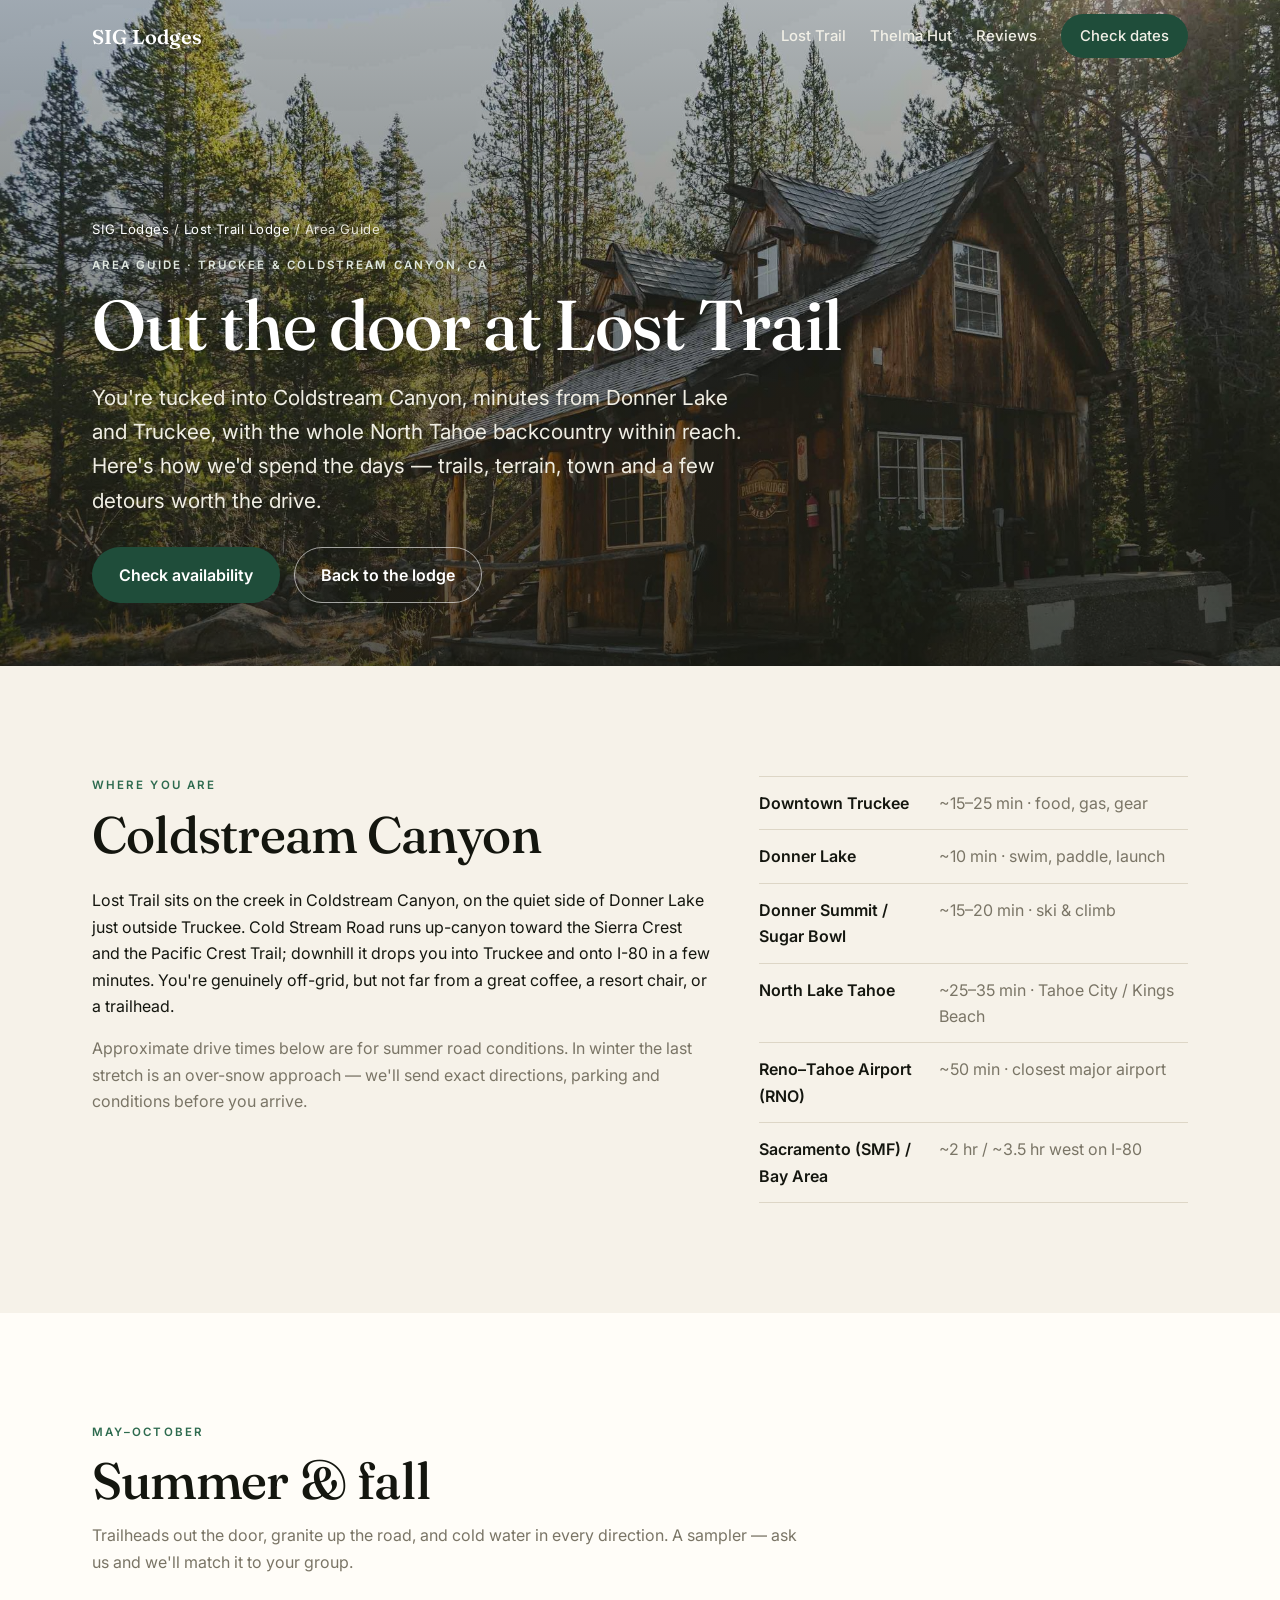
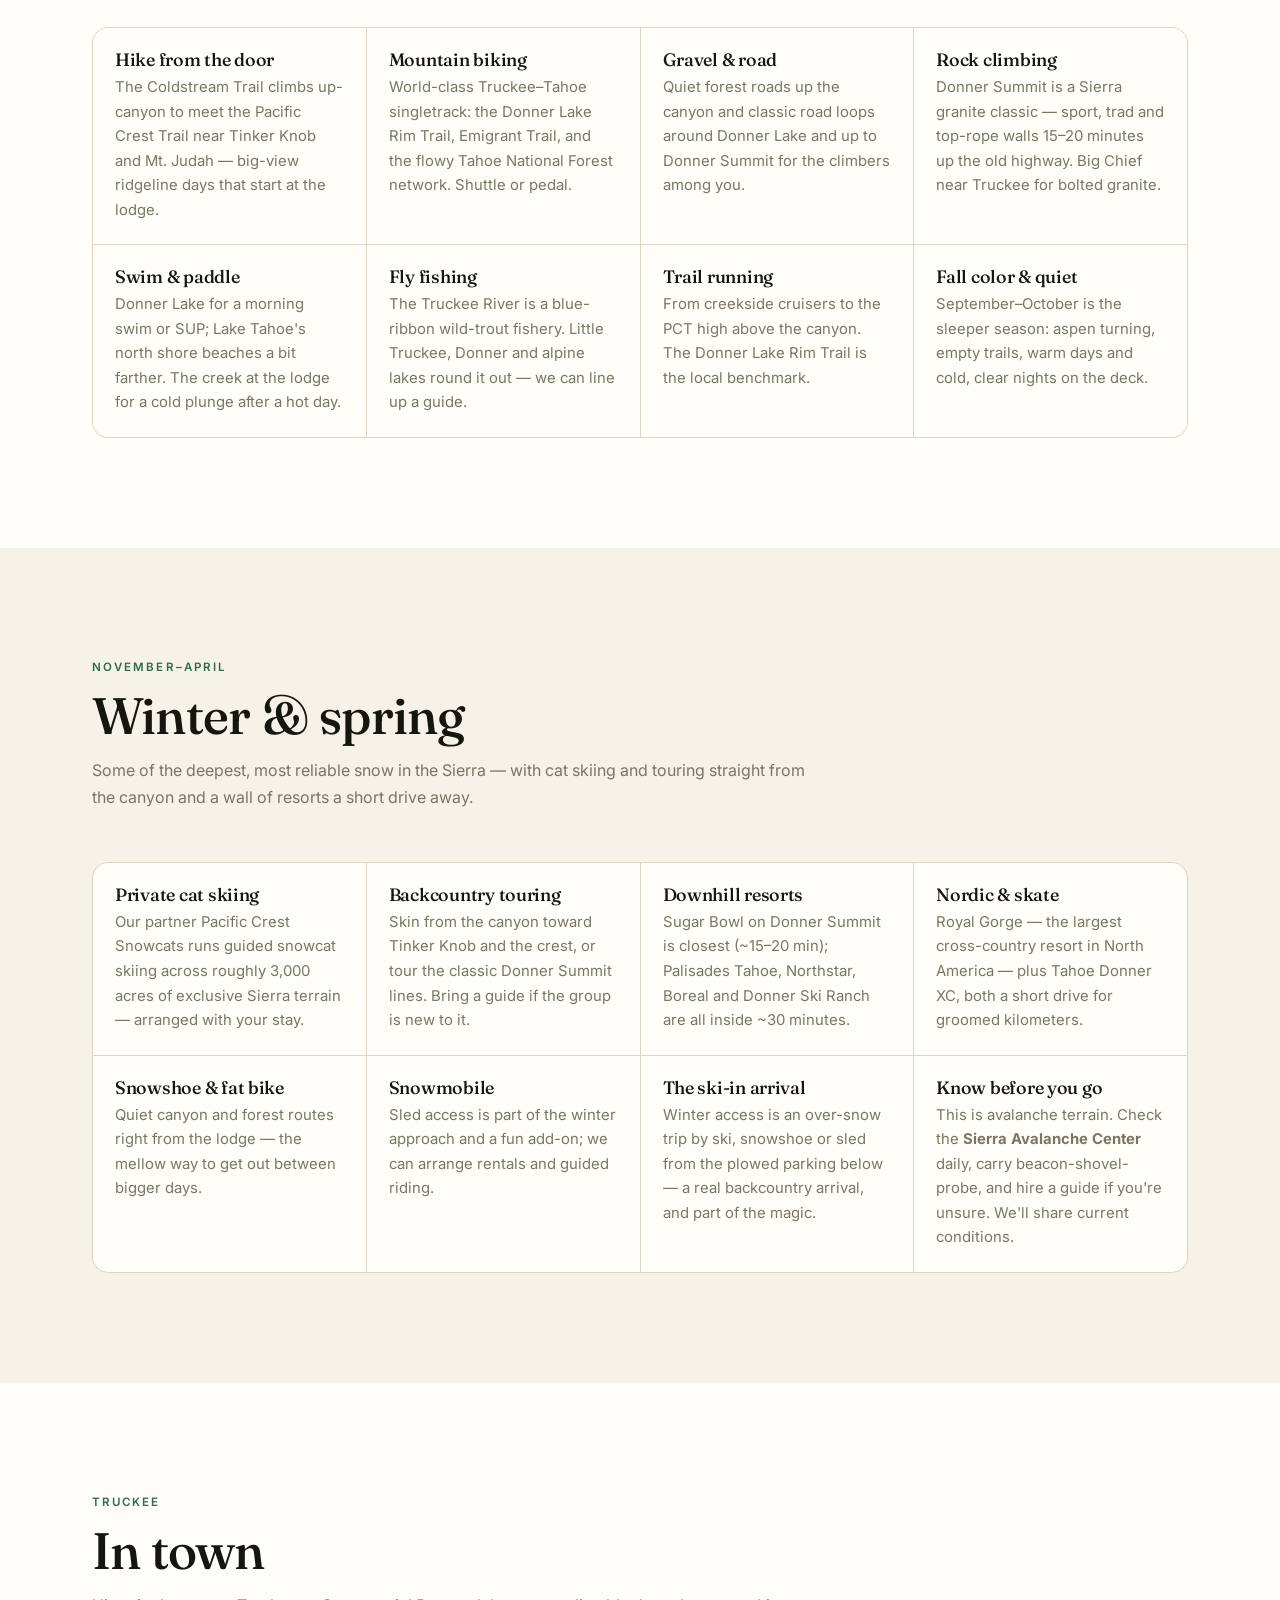
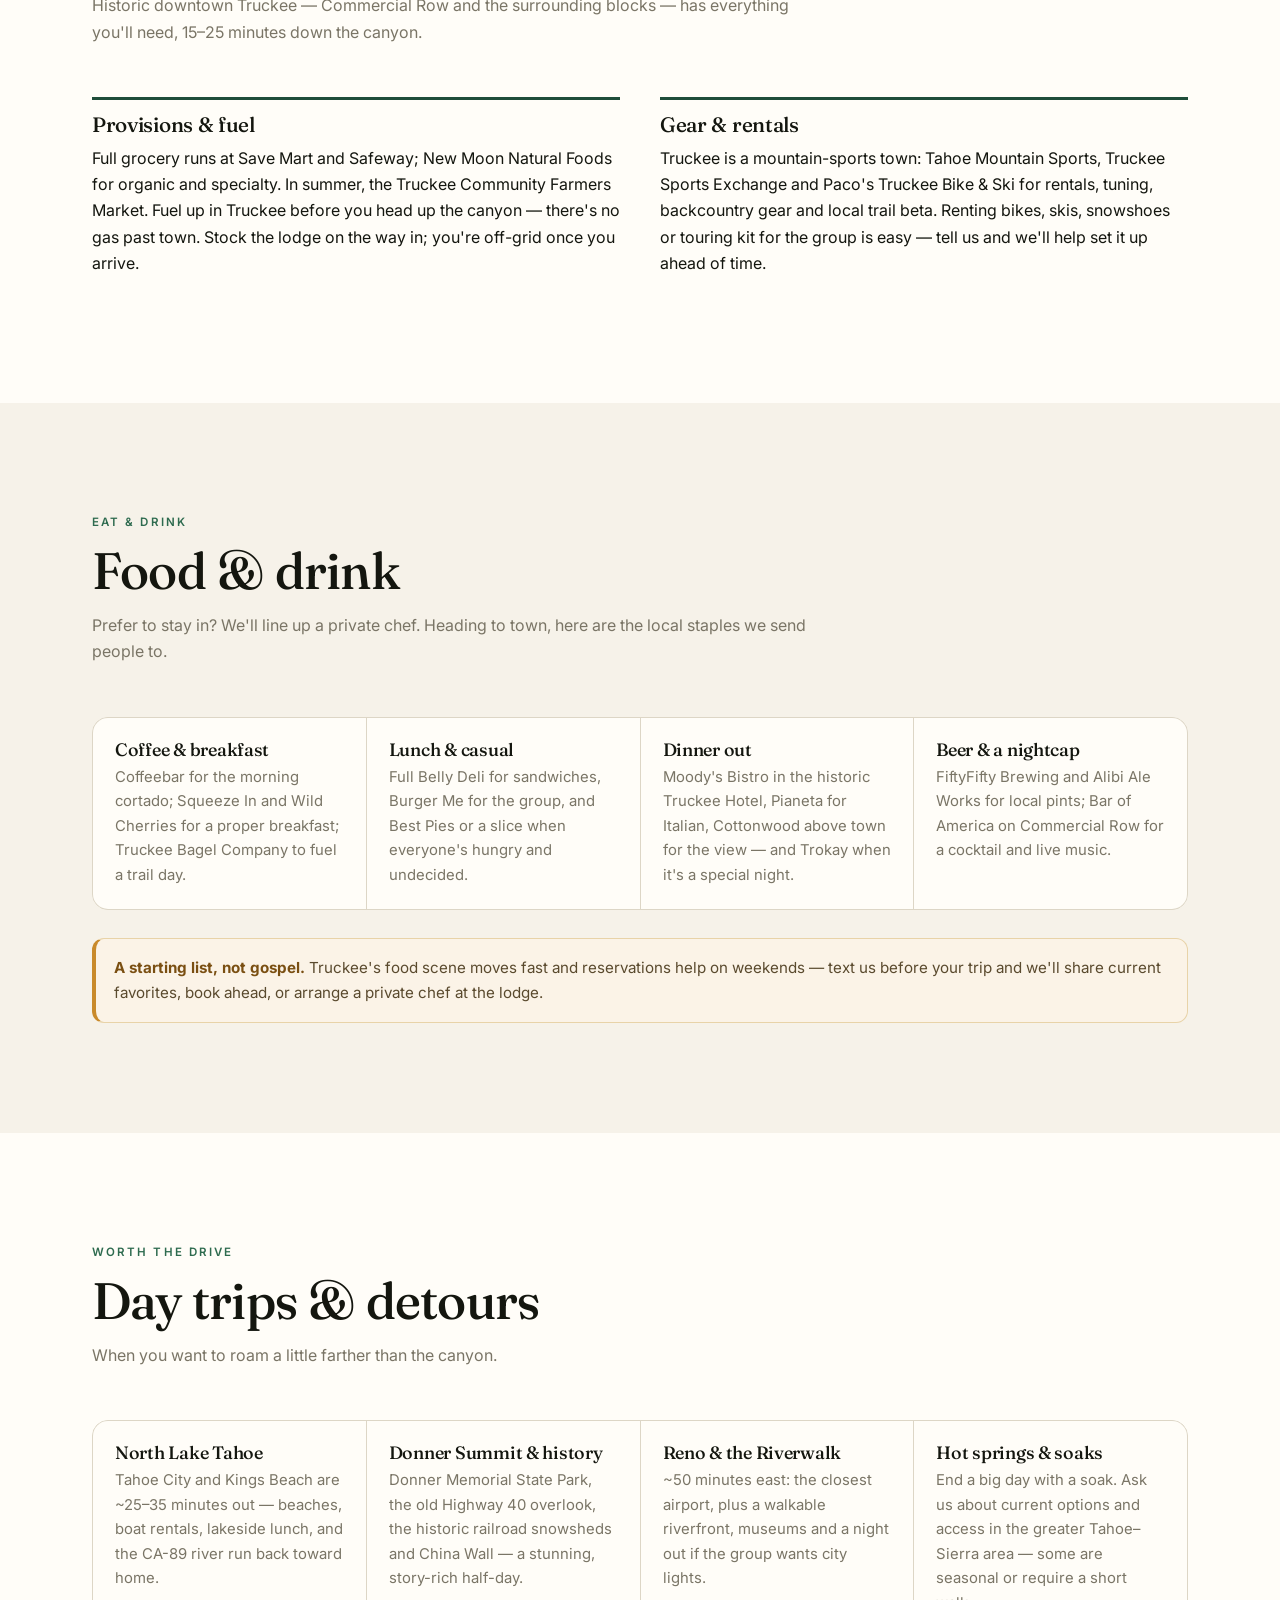
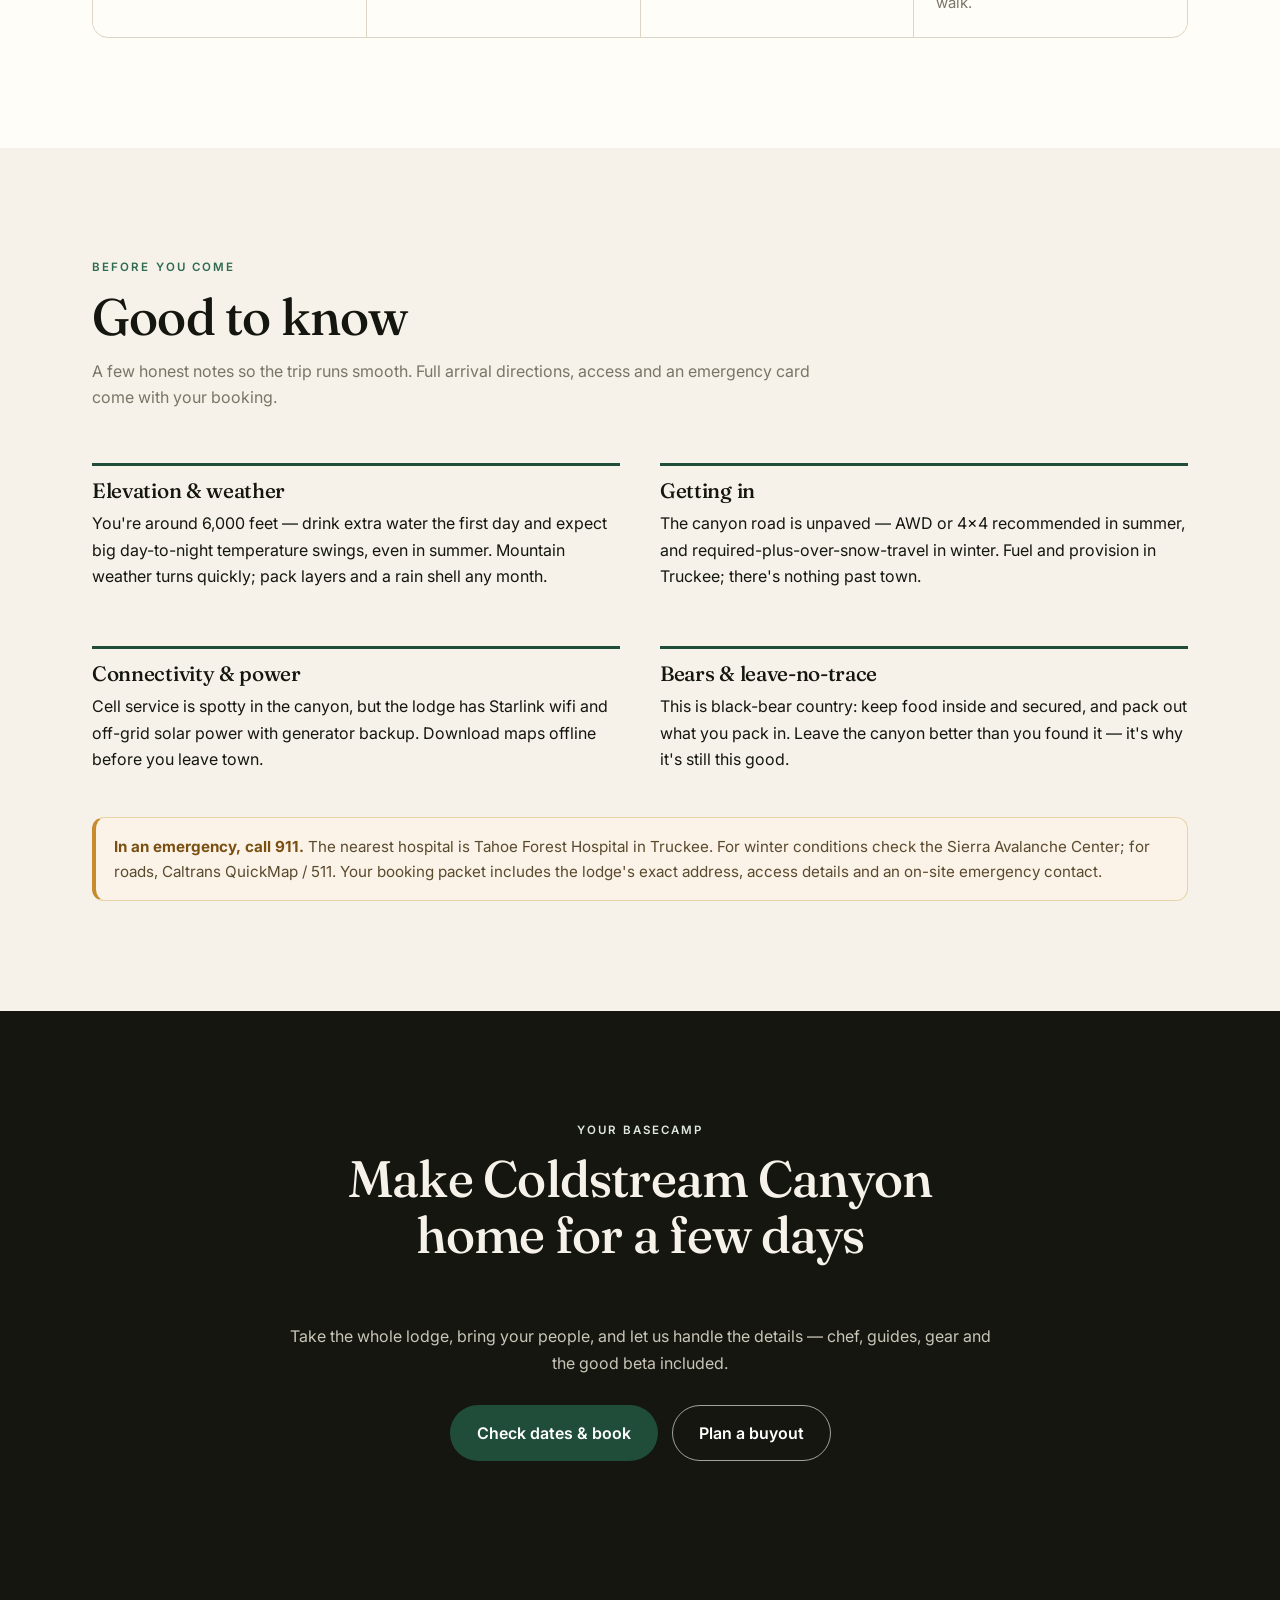
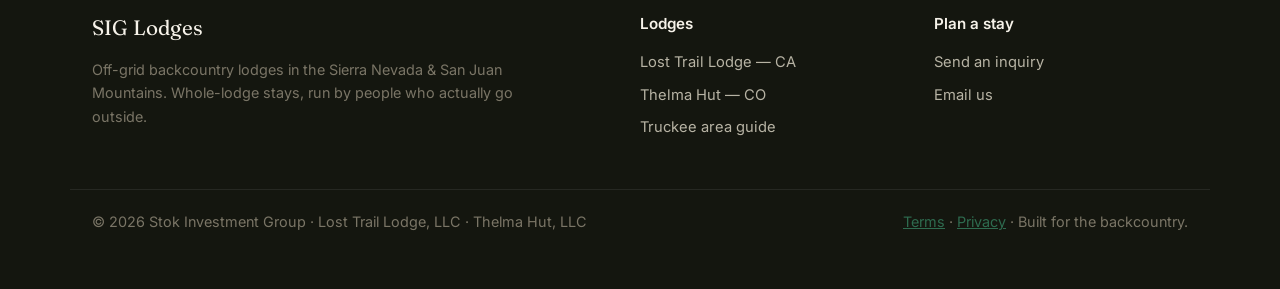
<file: lost-trail-area-guide.html>
<!DOCTYPE html>
<html lang="en">
<head>
  <meta charset="UTF-8" />
  <meta name="viewport" content="width=device-width, initial-scale=1" />
  <!-- Google Analytics (gtag.js) — Lost Trail Lodge -->
  <script async src="https://www.googletagmanager.com/gtag/js?id=G-4797YL1SLJ"></script>
  <script>
    window.dataLayer = window.dataLayer || [];
    function gtag(){dataLayer.push(arguments);}
    gtag('js', new Date());
    gtag('config', 'G-4797YL1SLJ');
  </script>
  <title>Area Guide — Things to do near Lost Trail Lodge &amp; Truckee, CA | SIG Lodges</title>
  <meta name="description" content="What to do around Lost Trail Lodge and Coldstream Canyon near Truckee, California — hiking, mountain biking, climbing, paddling, cat skiing and backcountry touring, plus food, provisions and day trips around Donner Lake and North Lake Tahoe." />
  <meta property="og:title" content="Lost Trail Lodge — Truckee &amp; Coldstream Canyon area guide" />
  <meta property="og:description" content="Trails, terrain, town and day trips around Lost Trail Lodge near Truckee, CA. Your basecamp for the North Tahoe backcountry." />
  <meta property="og:type" content="article" />
  <meta property="og:image" content="https://lost-trail-lodge.com/images/lost-trail.jpg" />
  <meta name="twitter:card" content="summary_large_image" />
  <meta name="theme-color" content="#14160f" />
  <link rel="preconnect" href="https://fonts.googleapis.com" />
  <link rel="preconnect" href="https://fonts.gstatic.com" crossorigin />
  <link href="https://fonts.googleapis.com/css2?family=Fraunces:opsz,wght@9..144,400;9..144,500;9..144,600&family=Inter:wght@400;500;600&display=swap" rel="stylesheet" />
  <link rel="icon" href="favicon.svg" />
  <link rel="stylesheet" href="styles.css" />
</head>
<body data-site-lodge="Lost Trail Lodge">
  <header class="nav" id="nav">
    <div class="wrap nav__inner">
      <a class="brand" href="https://hut.rip/">SIG&nbsp;Lodges</a>
      <nav class="nav__links">
        <a href="/">Lost Trail</a>
        <a href="https://redmtnthelma.com/">Thelma Hut</a>
        <a href="/#reviews">Reviews</a>
        <a class="btn btn--sm btn--solid" href="/#book">Check dates</a>
      </nav>
    </div>
  </header>

  <main id="top">
    <!-- HERO -->
    <section class="subhero subhero--lt" id="hero">
      <div class="subhero__inner wrap">
        <p class="breadcrumb"><a href="https://hut.rip/">SIG Lodges</a> <span aria-hidden="true">/</span> <a href="/">Lost Trail Lodge</a> <span aria-hidden="true">/</span> Area Guide</p>
        <p class="eyebrow eyebrow--light">Area guide · Truckee &amp; Coldstream Canyon, CA</p>
        <h1 class="subhero__title">Out the door at Lost Trail</h1>
        <p class="subhero__lede">You're tucked into Coldstream Canyon, minutes from Donner Lake and Truckee, with the whole North Tahoe backcountry within reach. Here's how we'd spend the days — trails, terrain, town and a few detours worth the drive.</p>
        <div class="cta-row">
          <a class="btn btn--solid" href="/#book">Check availability</a>
          <a class="btn btn--outline-light" href="/">Back to the lodge</a>
        </div>
      </div>
    </section>

    <!-- ORIENTATION -->
    <section class="band band--cream">
      <div class="wrap glance">
        <div class="glance__lead">
          <p class="eyebrow">Where you are</p>
          <h2 class="display">Coldstream Canyon</h2>
          <p>Lost Trail sits on the creek in Coldstream Canyon, on the quiet side of Donner Lake just outside Truckee. Cold Stream Road runs up-canyon toward the Sierra Crest and the Pacific Crest Trail; downhill it drops you into Truckee and onto I-80 in a few minutes. You're genuinely off-grid, but not far from a great coffee, a resort chair, or a trailhead.</p>
          <p class="muted">Approximate drive times below are for summer road conditions. In winter the last stretch is an over-snow approach — we'll send exact directions, parking and conditions before you arrive.</p>
        </div>
        <dl class="glance__facts">
          <div><dt>Downtown Truckee</dt><dd>~15–25 min · food, gas, gear</dd></div>
          <div><dt>Donner Lake</dt><dd>~10 min · swim, paddle, launch</dd></div>
          <div><dt>Donner Summit / Sugar Bowl</dt><dd>~15–20 min · ski &amp; climb</dd></div>
          <div><dt>North Lake Tahoe</dt><dd>~25–35 min · Tahoe City / Kings Beach</dd></div>
          <div><dt>Reno–Tahoe Airport (RNO)</dt><dd>~50 min · closest major airport</dd></div>
          <div><dt>Sacramento (SMF) / Bay Area</dt><dd>~2 hr / ~3.5 hr west on I-80</dd></div>
        </dl>
      </div>
    </section>

    <!-- SUMMER & FALL -->
    <section class="band band--paper reveal">
      <div class="wrap">
        <div class="section-head">
          <p class="eyebrow">May–October</p>
          <h2 class="display">Summer &amp; fall</h2>
          <p class="muted section-head__sub">Trailheads out the door, granite up the road, and cold water in every direction. A sampler — ask us and we'll match it to your group.</p>
        </div>
        <ul class="features">
          <li><h3>Hike from the door</h3><p>The Coldstream Trail climbs up-canyon to meet the Pacific Crest Trail near Tinker Knob and Mt. Judah — big-view ridgeline days that start at the lodge.</p></li>
          <li><h3>Mountain biking</h3><p>World-class Truckee–Tahoe singletrack: the Donner Lake Rim Trail, Emigrant Trail, and the flowy Tahoe National Forest network. Shuttle or pedal.</p></li>
          <li><h3>Gravel &amp; road</h3><p>Quiet forest roads up the canyon and classic road loops around Donner Lake and up to Donner Summit for the climbers among you.</p></li>
          <li><h3>Rock climbing</h3><p>Donner Summit is a Sierra granite classic — sport, trad and top-rope walls 15–20 minutes up the old highway. Big Chief near Truckee for bolted granite.</p></li>
          <li><h3>Swim &amp; paddle</h3><p>Donner Lake for a morning swim or SUP; Lake Tahoe's north shore beaches a bit farther. The creek at the lodge for a cold plunge after a hot day.</p></li>
          <li><h3>Fly fishing</h3><p>The Truckee River is a blue-ribbon wild-trout fishery. Little Truckee, Donner and alpine lakes round it out — we can line up a guide.</p></li>
          <li><h3>Trail running</h3><p>From creekside cruisers to the PCT high above the canyon. The Donner Lake Rim Trail is the local benchmark.</p></li>
          <li><h3>Fall color &amp; quiet</h3><p>September–October is the sleeper season: aspen turning, empty trails, warm days and cold, clear nights on the deck.</p></li>
        </ul>
      </div>
    </section>

    <!-- WINTER & SPRING -->
    <section class="band band--cream reveal">
      <div class="wrap">
        <div class="section-head">
          <p class="eyebrow">November–April</p>
          <h2 class="display">Winter &amp; spring</h2>
          <p class="muted section-head__sub">Some of the deepest, most reliable snow in the Sierra — with cat skiing and touring straight from the canyon and a wall of resorts a short drive away.</p>
        </div>
        <ul class="features">
          <li><h3>Private cat skiing</h3><p>Our partner Pacific Crest Snowcats runs guided snowcat skiing across roughly 3,000 acres of exclusive Sierra terrain — arranged with your stay.</p></li>
          <li><h3>Backcountry touring</h3><p>Skin from the canyon toward Tinker Knob and the crest, or tour the classic Donner Summit lines. Bring a guide if the group is new to it.</p></li>
          <li><h3>Downhill resorts</h3><p>Sugar Bowl on Donner Summit is closest (~15–20 min); Palisades Tahoe, Northstar, Boreal and Donner Ski Ranch are all inside ~30 minutes.</p></li>
          <li><h3>Nordic &amp; skate</h3><p>Royal Gorge — the largest cross-country resort in North America — plus Tahoe Donner XC, both a short drive for groomed kilometers.</p></li>
          <li><h3>Snowshoe &amp; fat bike</h3><p>Quiet canyon and forest routes right from the lodge — the mellow way to get out between bigger days.</p></li>
          <li><h3>Snowmobile</h3><p>Sled access is part of the winter approach and a fun add-on; we can arrange rentals and guided riding.</p></li>
          <li><h3>The ski-in arrival</h3><p>Winter access is an over-snow trip by ski, snowshoe or sled from the plowed parking below — a real backcountry arrival, and part of the magic.</p></li>
          <li><h3>Know before you go</h3><p>This is avalanche terrain. Check the <strong>Sierra Avalanche Center</strong> daily, carry beacon-shovel-probe, and hire a guide if you're unsure. We'll share current conditions.</p></li>
        </ul>
      </div>
    </section>

    <!-- IN TOWN -->
    <section class="band band--paper reveal">
      <div class="wrap">
        <div class="section-head">
          <p class="eyebrow">Truckee</p>
          <h2 class="display">In town</h2>
          <p class="muted section-head__sub">Historic downtown Truckee — Commercial Row and the surrounding blocks — has everything you'll need, 15–25 minutes down the canyon.</p>
        </div>
        <div class="split">
          <div class="split__col">
            <h3 class="split__h">Provisions &amp; fuel</h3>
            <p>Full grocery runs at Save Mart and Safeway; New Moon Natural Foods for organic and specialty. In summer, the Truckee Community Farmers Market. Fuel up in Truckee before you head up the canyon — there's no gas past town. Stock the lodge on the way in; you're off-grid once you arrive.</p>
          </div>
          <div class="split__col">
            <h3 class="split__h">Gear &amp; rentals</h3>
            <p>Truckee is a mountain-sports town: Tahoe Mountain Sports, Truckee Sports Exchange and Paco's Truckee Bike &amp; Ski for rentals, tuning, backcountry gear and local trail beta. Renting bikes, skis, snowshoes or touring kit for the group is easy — tell us and we'll help set it up ahead of time.</p>
          </div>
        </div>
      </div>
    </section>

    <!-- FOOD & DRINK -->
    <section class="band band--cream reveal">
      <div class="wrap">
        <div class="section-head">
          <p class="eyebrow">Eat &amp; drink</p>
          <h2 class="display">Food &amp; drink</h2>
          <p class="muted section-head__sub">Prefer to stay in? We'll line up a private chef. Heading to town, here are the local staples we send people to.</p>
        </div>
        <ul class="features">
          <li><h3>Coffee &amp; breakfast</h3><p>Coffeebar for the morning cortado; Squeeze In and Wild Cherries for a proper breakfast; Truckee Bagel Company to fuel a trail day.</p></li>
          <li><h3>Lunch &amp; casual</h3><p>Full Belly Deli for sandwiches, Burger Me for the group, and Best Pies or a slice when everyone's hungry and undecided.</p></li>
          <li><h3>Dinner out</h3><p>Moody's Bistro in the historic Truckee Hotel, Pianeta for Italian, Cottonwood above town for the view — and Trokay when it's a special night.</p></li>
          <li><h3>Beer &amp; a nightcap</h3><p>FiftyFifty Brewing and Alibi Ale Works for local pints; Bar of America on Commercial Row for a cocktail and live music.</p></li>
        </ul>
        <div class="callout" role="note"><strong>A starting list, not gospel.</strong> Truckee's food scene moves fast and reservations help on weekends — text us before your trip and we'll share current favorites, book ahead, or arrange a private chef at the lodge.</div>
      </div>
    </section>

    <!-- DAY TRIPS -->
    <section class="band band--paper reveal">
      <div class="wrap">
        <div class="section-head">
          <p class="eyebrow">Worth the drive</p>
          <h2 class="display">Day trips &amp; detours</h2>
          <p class="muted section-head__sub">When you want to roam a little farther than the canyon.</p>
        </div>
        <ul class="features">
          <li><h3>North Lake Tahoe</h3><p>Tahoe City and Kings Beach are ~25–35 minutes out — beaches, boat rentals, lakeside lunch, and the CA-89 river run back toward home.</p></li>
          <li><h3>Donner Summit &amp; history</h3><p>Donner Memorial State Park, the old Highway 40 overlook, the historic railroad snowsheds and China Wall — a stunning, story-rich half-day.</p></li>
          <li><h3>Reno &amp; the Riverwalk</h3><p>~50 minutes east: the closest airport, plus a walkable riverfront, museums and a night out if the group wants city lights.</p></li>
          <li><h3>Hot springs &amp; soaks</h3><p>End a big day with a soak. Ask us about current options and access in the greater Tahoe–Sierra area — some are seasonal or require a short walk.</p></li>
        </ul>
      </div>
    </section>

    <!-- GOOD TO KNOW -->
    <section class="band band--cream reveal">
      <div class="wrap">
        <div class="section-head">
          <p class="eyebrow">Before you come</p>
          <h2 class="display">Good to know</h2>
          <p class="muted section-head__sub">A few honest notes so the trip runs smooth. Full arrival directions, access and an emergency card come with your booking.</p>
        </div>
        <div class="split">
          <div class="split__col">
            <h3 class="split__h">Elevation &amp; weather</h3>
            <p>You're around 6,000 feet — drink extra water the first day and expect big day-to-night temperature swings, even in summer. Mountain weather turns quickly; pack layers and a rain shell any month.</p>
          </div>
          <div class="split__col">
            <h3 class="split__h">Getting in</h3>
            <p>The canyon road is unpaved — AWD or 4×4 recommended in summer, and required-plus-over-snow-travel in winter. Fuel and provision in Truckee; there's nothing past town.</p>
          </div>
          <div class="split__col">
            <h3 class="split__h">Connectivity &amp; power</h3>
            <p>Cell service is spotty in the canyon, but the lodge has Starlink wifi and off-grid solar power with generator backup. Download maps offline before you leave town.</p>
          </div>
          <div class="split__col">
            <h3 class="split__h">Bears &amp; leave-no-trace</h3>
            <p>This is black-bear country: keep food inside and secured, and pack out what you pack in. Leave the canyon better than you found it — it's why it's still this good.</p>
          </div>
        </div>
        <div class="callout" role="note"><strong>In an emergency, call 911.</strong> The nearest hospital is Tahoe Forest Hospital in Truckee. For winter conditions check the Sierra Avalanche Center; for roads, Caltrans QuickMap / 511. Your booking packet includes the lodge's exact address, access details and an on-site emergency contact.</div>
      </div>
    </section>

    <!-- CTA -->
    <section class="band band--dark">
      <div class="wrap narrow center">
        <p class="eyebrow eyebrow--light">Your basecamp</p>
        <h2 class="display light">Make Coldstream Canyon home for a few days</h2>
        <p class="muted section-head__sub section-head__sub--light">Take the whole lodge, bring your people, and let us handle the details — chef, guides, gear and the good beta included.</p>
        <div class="cta-row" style="justify-content:center">
          <a class="btn btn--solid" href="/#book">Check dates &amp; book</a>
          <a class="btn btn--outline-light" href="/#inquire">Plan a buyout</a>
        </div>
      </div>
    </section>
  </main>

  <footer class="footer">
    <div class="wrap footer__grid">
      <div class="footer__col footer__col--brand">
        <p class="footer__brand">SIG Lodges</p>
        <p class="muted small">Off-grid backcountry lodges in the Sierra Nevada &amp; San Juan Mountains. Whole-lodge stays, run by people who actually go outside.</p>
        <div class="footer__social" id="footerSocial"></div>
      </div>
      <div class="footer__col">
        <p class="footer__h">Lodges</p>
        <a href="/">Lost Trail Lodge — CA</a>
        <a href="https://redmtnthelma.com/">Thelma Hut — CO</a>
        <a href="lost-trail-area-guide.html">Truckee area guide</a>
      </div>
      <div class="footer__col">
        <p class="footer__h">Plan a stay</p>
        <a href="/#inquire">Send an inquiry</a>
        <a id="footerEmail" href="#">Email us</a>
        <a id="footerWa" href="#" target="_blank" rel="noopener" hidden>WhatsApp</a>
      </div>
    </div>
    <div class="wrap footer__base">
      <p class="muted small">© <span id="year">2026</span> Stok Investment Group · Lost Trail Lodge, LLC · Thelma Hut, LLC</p>
      <p class="muted small"><a href="terms.html">Terms</a> · <a href="privacy.html">Privacy</a> · Built for the backcountry.</p>
    </div>
  </footer>

  <script src="app.js"></script>
</body>
</html>
</file>
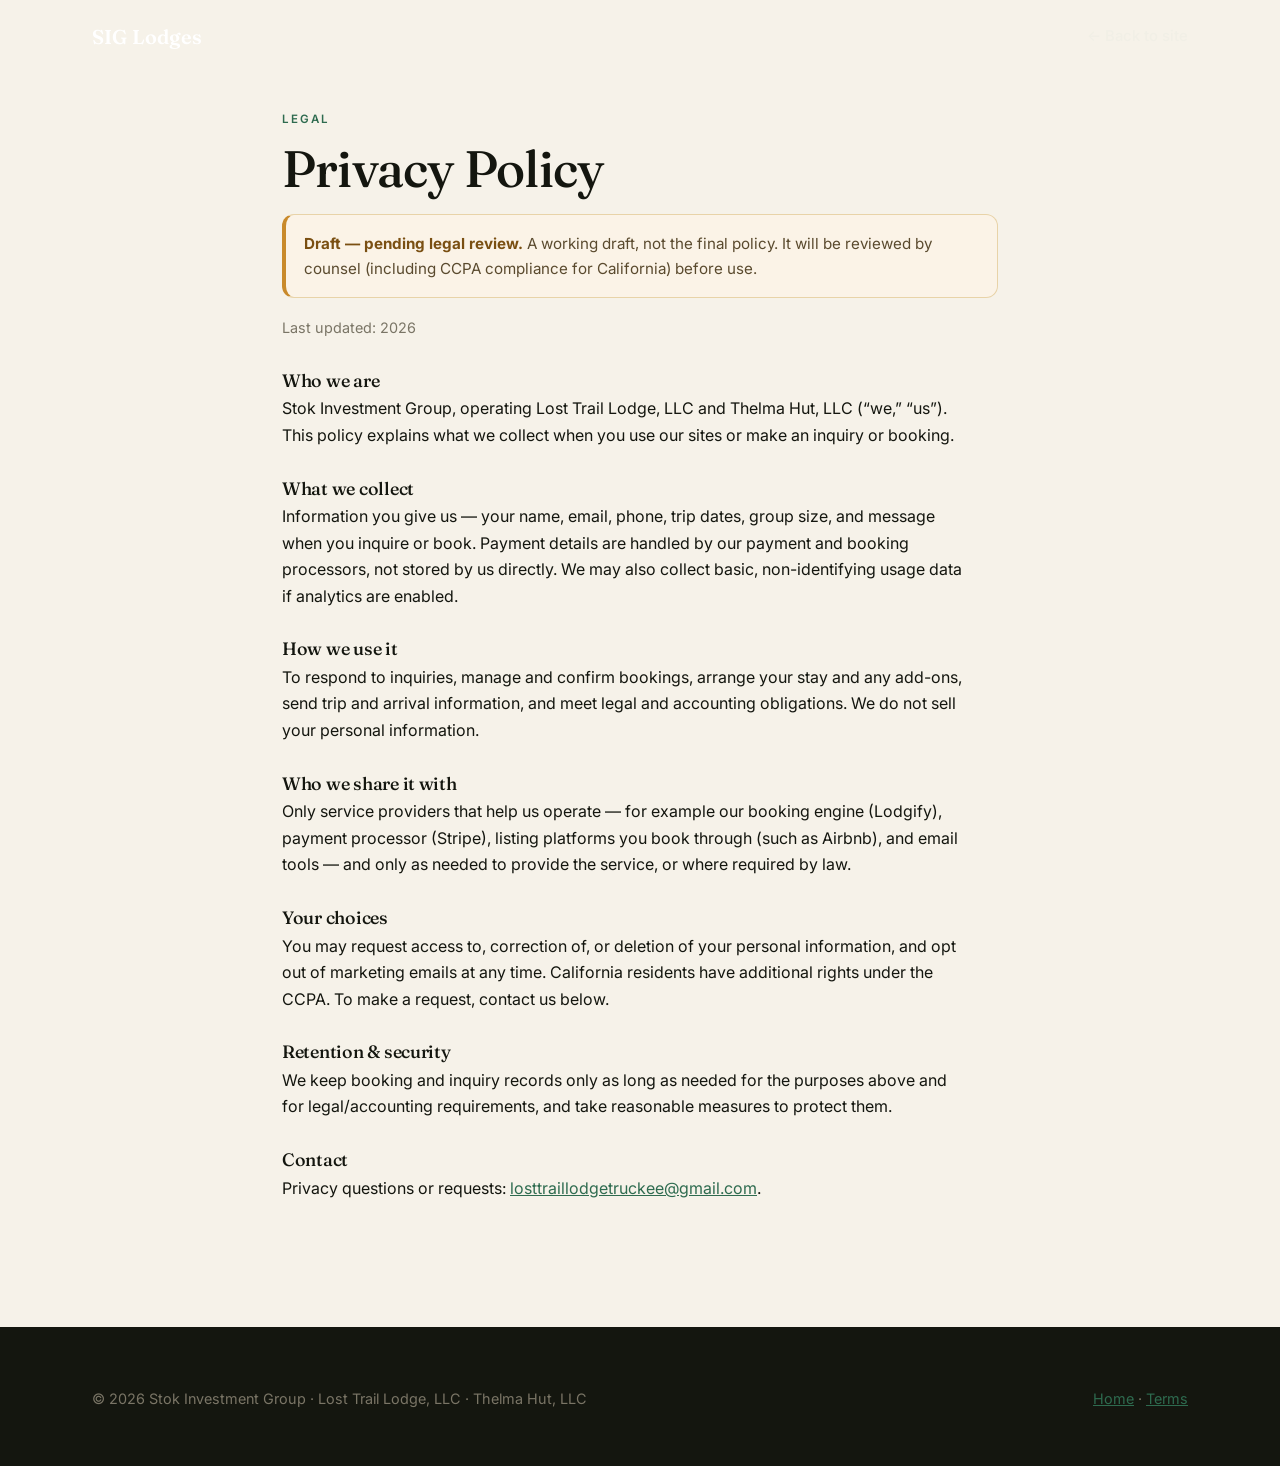
<file: privacy.html>
<!DOCTYPE html>
<html lang="en">
<head>
  <meta charset="UTF-8" />
  <meta name="viewport" content="width=device-width, initial-scale=1" />
  <title>Privacy Policy — SIG Lodges</title>
  <meta name="robots" content="noindex" />
  <link rel="preconnect" href="https://fonts.googleapis.com" />
  <link rel="preconnect" href="https://fonts.gstatic.com" crossorigin />
  <link href="https://fonts.googleapis.com/css2?family=Fraunces:opsz,wght@9..144,400;9..144,500;9..144,600&family=Inter:wght@400;500;600&display=swap" rel="stylesheet" />
  <link rel="icon" href="favicon.svg" />
  <link rel="stylesheet" href="styles.css" />
</head>
<body data-site-lodge="Lost Trail Lodge">
  <header class="nav scrolled" id="nav">
    <div class="wrap nav__inner">
      <a class="brand" href="/">SIG&nbsp;Lodges</a>
      <nav class="nav__links"><a href="/">← Back to site</a></nav>
    </div>
  </header>

  <main id="top">
    <section class="band band--cream">
      <div class="wrap narrow legal">
        <p class="eyebrow">Legal</p>
        <h1 class="display">Privacy Policy</h1>
        <div class="callout callout--warn" role="note"><strong>Draft — pending legal review.</strong> A working draft, not the final policy. It will be reviewed by counsel (including CCPA compliance for California) before use.</div>
        <p class="muted small">Last updated: <span id="year">2026</span></p>

        <h3>Who we are</h3>
        <p>Stok Investment Group, operating Lost Trail Lodge, LLC and Thelma Hut, LLC (“we,” “us”). This policy explains what we collect when you use our sites or make an inquiry or booking.</p>

        <h3>What we collect</h3>
        <p>Information you give us — your name, email, phone, trip dates, group size, and message when you inquire or book. Payment details are handled by our payment and booking processors, not stored by us directly. We may also collect basic, non-identifying usage data if analytics are enabled.</p>

        <h3>How we use it</h3>
        <p>To respond to inquiries, manage and confirm bookings, arrange your stay and any add-ons, send trip and arrival information, and meet legal and accounting obligations. We do not sell your personal information.</p>

        <h3>Who we share it with</h3>
        <p>Only service providers that help us operate — for example our booking engine (Lodgify), payment processor (Stripe), listing platforms you book through (such as Airbnb), and email tools — and only as needed to provide the service, or where required by law.</p>

        <h3>Your choices</h3>
        <p>You may request access to, correction of, or deletion of your personal information, and opt out of marketing emails at any time. California residents have additional rights under the CCPA. To make a request, contact us below.</p>

        <h3>Retention &amp; security</h3>
        <p>We keep booking and inquiry records only as long as needed for the purposes above and for legal/accounting requirements, and take reasonable measures to protect them.</p>

        <h3>Contact</h3>
        <p>Privacy questions or requests: <a href="mailto:losttraillodgetruckee@gmail.com">losttraillodgetruckee@gmail.com</a>.</p>
      </div>
    </section>
  </main>

  <footer class="footer">
    <div class="wrap footer__base">
      <p class="muted small">© <span id="year2">2026</span> Stok Investment Group · Lost Trail Lodge, LLC · Thelma Hut, LLC</p>
      <p class="muted small"><a href="/">Home</a> · <a href="terms.html">Terms</a></p>
    </div>
  </footer>

  <script src="app.js"></script>
</body>
</html>
</file>
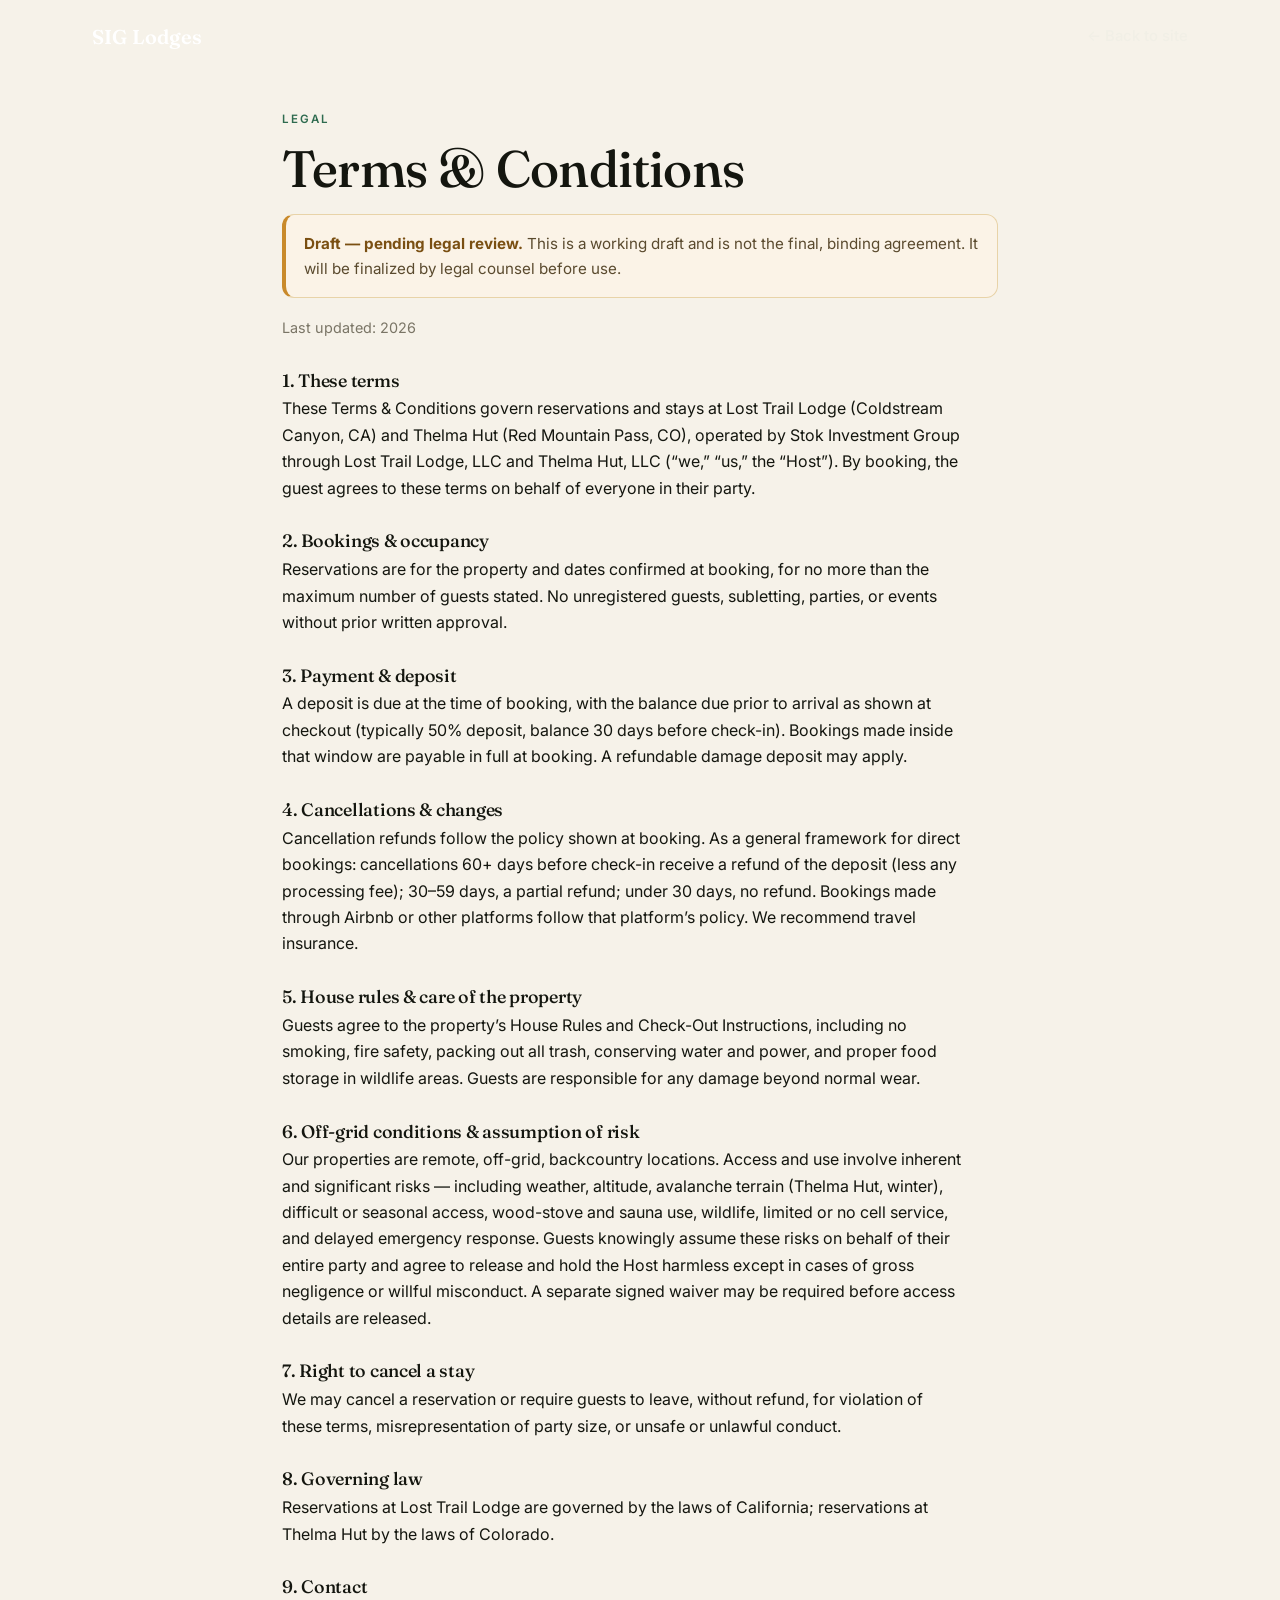
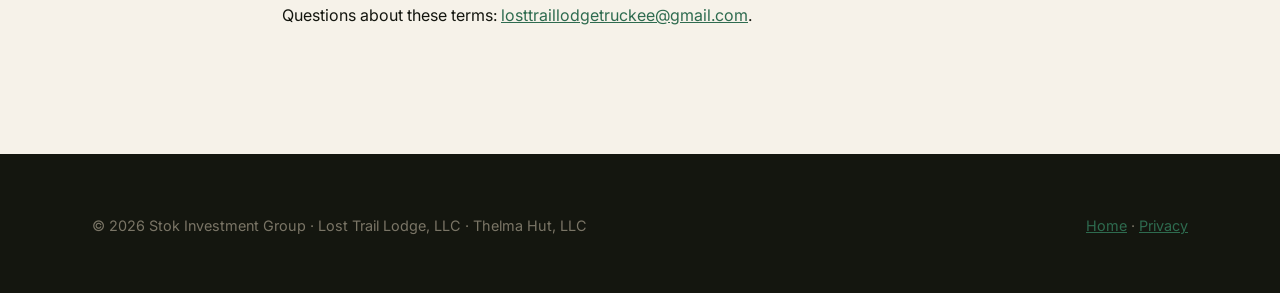
<file: terms.html>
<!DOCTYPE html>
<html lang="en">
<head>
  <meta charset="UTF-8" />
  <meta name="viewport" content="width=device-width, initial-scale=1" />
  <title>Terms &amp; Conditions — SIG Lodges</title>
  <meta name="robots" content="noindex" />
  <link rel="preconnect" href="https://fonts.googleapis.com" />
  <link rel="preconnect" href="https://fonts.gstatic.com" crossorigin />
  <link href="https://fonts.googleapis.com/css2?family=Fraunces:opsz,wght@9..144,400;9..144,500;9..144,600&family=Inter:wght@400;500;600&display=swap" rel="stylesheet" />
  <link rel="icon" href="favicon.svg" />
  <link rel="stylesheet" href="styles.css" />
</head>
<body data-site-lodge="Lost Trail Lodge">
  <header class="nav scrolled" id="nav">
    <div class="wrap nav__inner">
      <a class="brand" href="/">SIG&nbsp;Lodges</a>
      <nav class="nav__links"><a href="/">← Back to site</a></nav>
    </div>
  </header>

  <main id="top">
    <section class="band band--cream">
      <div class="wrap narrow legal">
        <p class="eyebrow">Legal</p>
        <h1 class="display">Terms &amp; Conditions</h1>
        <div class="callout callout--warn" role="note"><strong>Draft — pending legal review.</strong> This is a working draft and is not the final, binding agreement. It will be finalized by legal counsel before use.</div>
        <p class="muted small">Last updated: <span id="year">2026</span></p>

        <h3>1. These terms</h3>
        <p>These Terms &amp; Conditions govern reservations and stays at Lost Trail Lodge (Coldstream Canyon, CA) and Thelma Hut (Red Mountain Pass, CO), operated by Stok Investment Group through Lost Trail Lodge, LLC and Thelma Hut, LLC (“we,” “us,” the “Host”). By booking, the guest agrees to these terms on behalf of everyone in their party.</p>

        <h3>2. Bookings &amp; occupancy</h3>
        <p>Reservations are for the property and dates confirmed at booking, for no more than the maximum number of guests stated. No unregistered guests, subletting, parties, or events without prior written approval.</p>

        <h3>3. Payment &amp; deposit</h3>
        <p>A deposit is due at the time of booking, with the balance due prior to arrival as shown at checkout (typically 50% deposit, balance 30 days before check-in). Bookings made inside that window are payable in full at booking. A refundable damage deposit may apply.</p>

        <h3>4. Cancellations &amp; changes</h3>
        <p>Cancellation refunds follow the policy shown at booking. As a general framework for direct bookings: cancellations 60+ days before check-in receive a refund of the deposit (less any processing fee); 30–59 days, a partial refund; under 30 days, no refund. Bookings made through Airbnb or other platforms follow that platform’s policy. We recommend travel insurance.</p>

        <h3>5. House rules &amp; care of the property</h3>
        <p>Guests agree to the property’s House Rules and Check-Out Instructions, including no smoking, fire safety, packing out all trash, conserving water and power, and proper food storage in wildlife areas. Guests are responsible for any damage beyond normal wear.</p>

        <h3>6. Off-grid conditions &amp; assumption of risk</h3>
        <p>Our properties are remote, off-grid, backcountry locations. Access and use involve inherent and significant risks — including weather, altitude, avalanche terrain (Thelma Hut, winter), difficult or seasonal access, wood-stove and sauna use, wildlife, limited or no cell service, and delayed emergency response. Guests knowingly assume these risks on behalf of their entire party and agree to release and hold the Host harmless except in cases of gross negligence or willful misconduct. A separate signed waiver may be required before access details are released.</p>

        <h3>7. Right to cancel a stay</h3>
        <p>We may cancel a reservation or require guests to leave, without refund, for violation of these terms, misrepresentation of party size, or unsafe or unlawful conduct.</p>

        <h3>8. Governing law</h3>
        <p>Reservations at Lost Trail Lodge are governed by the laws of California; reservations at Thelma Hut by the laws of Colorado.</p>

        <h3>9. Contact</h3>
        <p>Questions about these terms: <a href="mailto:losttraillodgetruckee@gmail.com">losttraillodgetruckee@gmail.com</a>.</p>
      </div>
    </section>
  </main>

  <footer class="footer">
    <div class="wrap footer__base">
      <p class="muted small">© <span id="year2">2026</span> Stok Investment Group · Lost Trail Lodge, LLC · Thelma Hut, LLC</p>
      <p class="muted small"><a href="/">Home</a> · <a href="privacy.html">Privacy</a></p>
    </div>
  </footer>

  <script src="app.js"></script>
</body>
</html>
</file>
<file: styles.css>
/* SIG Lodges — v2. Photo-forward, premium. Images layer over gradient
   fallbacks so every image area looks intentional even before photos drop in. */
:root{
  --ink:#14160f; --ink-2:#2b2e25; --cream:#f6f2e9; --cream-2:#efe9db; --paper:#fffdf8;
  --line:#ddd6c6; --muted:#7a7566;
  --pine:#1f4d3a; --pine-2:#2e6b4f; --alpine:#294a6b; --alpine-2:#3d6491;
  --whatsapp:#25543f;
  --maxw:1140px; --narrow:760px;
  --serif:"Fraunces",ui-serif,Georgia,serif;
  --sans:"Inter",system-ui,-apple-system,"Segoe UI",Roboto,Helvetica,Arial,sans-serif;
  --shadow:0 2px 8px rgba(20,22,15,.08),0 20px 50px rgba(20,22,15,.10);
}
*{box-sizing:border-box}
html{scroll-behavior:smooth}
body{margin:0;font-family:var(--sans);color:var(--ink);background:var(--paper);line-height:1.65;-webkit-font-smoothing:antialiased}
.wrap{width:100%;max-width:var(--maxw);margin:0 auto;padding:0 22px}
.narrow{max-width:var(--narrow)}
.center{text-align:center}
.muted{color:var(--muted)}
.small{font-size:.9rem}
h1,h2,h3{font-family:var(--serif);font-weight:500;line-height:1.08;letter-spacing:-.015em;margin:0}
.display{font-size:clamp(2rem,5vw,3.2rem)}
p{margin:0 0 1em}
a{color:var(--pine-2)}
img{max-width:100%;display:block}

.eyebrow{text-transform:uppercase;letter-spacing:.18em;font-size:.72rem;font-weight:600;color:var(--pine-2);margin:0 0 1em}
.eyebrow--light{color:#dfe7df}
.eyebrow--alpine{color:var(--alpine-2)}
.kicker{text-transform:uppercase;letter-spacing:.18em;font-size:.72rem;font-weight:600;color:var(--muted);margin:0 0 1.2em}
.lead{font-family:var(--serif);font-size:clamp(1.25rem,2.8vw,1.7rem);line-height:1.4;color:var(--ink-2)}

/* Nav */
.nav{position:fixed;top:0;left:0;right:0;z-index:50;transition:background .3s ease,box-shadow .3s ease,padding .3s ease;padding:6px 0}
.nav__inner{display:flex;align-items:center;justify-content:space-between;height:60px}
.brand{font-family:var(--serif);font-weight:600;font-size:1.25rem;letter-spacing:.01em;color:#fff;text-decoration:none;transition:color .3s}
.nav__links{display:flex;align-items:center;gap:24px}
.nav__links a{color:#f1efe6;text-decoration:none;font-size:.93rem;font-weight:500;transition:color .2s}
.nav__links a:hover{color:#fff}
.nav.scrolled{background:rgba(255,253,248,.92);backdrop-filter:blur(10px);box-shadow:0 1px 0 var(--line)}
.nav.scrolled .brand{color:var(--ink)}
.nav.scrolled .nav__links a{color:var(--ink-2)}
.nav.scrolled .nav__links a:hover{color:var(--pine)}

/* Buttons */
.btn{display:inline-flex;align-items:center;justify-content:center;gap:.4em;padding:14px 26px;border-radius:999px;font:inherit;font-weight:600;font-size:1rem;text-decoration:none;cursor:pointer;border:1.5px solid transparent;transition:transform .06s ease,background .2s ease,border-color .2s ease,color .2s ease}
.btn:active{transform:translateY(1px)}
.btn--solid{background:var(--pine);color:#fff}
.btn--solid:hover{background:var(--pine-2)}
.btn--alpine{background:var(--alpine);color:#fff}
.btn--alpine:hover{background:var(--alpine-2)}
.btn--outline-light{background:transparent;color:#fff;border-color:rgba(255,255,255,.6)}
.btn--outline-light:hover{background:rgba(255,255,255,.12);border-color:#fff}
.btn--whatsapp{background:var(--whatsapp);color:#fff}
.btn--whatsapp:hover{background:#1c3f2f}
.btn--sm{padding:9px 18px;font-size:.9rem}
.btn--block{width:100%}
.cta-row{display:flex;flex-wrap:wrap;gap:14px;margin-top:1.8em}

/* Hero */
.hero{position:relative;min-height:92vh;display:flex;align-items:flex-end;color:#fff;
  background-image:linear-gradient(180deg,rgba(20,22,15,.25),rgba(20,22,15,.72)),url('images/hero.jpg'),linear-gradient(155deg,#24402f 0%,#172a20 55%,#14160f 100%);
  background-size:cover;background-position:center;background-repeat:no-repeat}
.hero__inner{padding-bottom:clamp(48px,9vh,110px);padding-top:120px}
.hero__title{font-size:clamp(2.8rem,8vw,5.2rem);font-weight:500;margin:0 0 .3em;text-shadow:0 2px 30px rgba(0,0,0,.25)}
.hero__lede{font-size:clamp(1.1rem,2.4vw,1.4rem);max-width:46ch;color:#f0eee4}
.hero__scroll{position:absolute;right:24px;bottom:22px;font-size:.78rem;letter-spacing:.12em;text-transform:uppercase;color:#dfe7df;opacity:.8}

/* Bands */
.band{padding:clamp(56px,9vw,110px) 0}
.band--cream{background:var(--cream)}
.band--dark{background:var(--ink);color:var(--cream)}
.band--dark .display.light{color:var(--cream)}
.band--dark .display{margin-bottom:1.2em}

/* Property sections */
.property{display:grid;grid-template-columns:1fr;align-items:stretch}
.property__media{min-height:48vh;background-size:cover;background-position:center;background-repeat:no-repeat;position:relative}
.property__body{padding:clamp(40px,6vw,84px) clamp(22px,5vw,72px);align-self:center;max-width:640px}
.property__body .specs{list-style:none;margin:1.4em 0;padding:0;display:grid;gap:14px}
.specs li{display:flex;flex-direction:column;border-left:3px solid var(--pine);padding-left:14px}
.specs li strong{font-weight:600}
.specs li span{color:var(--muted);font-size:.92rem}
.property--reverse .specs li{border-left-color:var(--alpine)}
.img-lt-hero{background-image:url('images/lost-trail.jpg'),linear-gradient(150deg,#2e6b4f,#1f4d3a 60%,#14211b)}
.img-rmp-hero{background-image:url('images/thelma.jpg'),linear-gradient(150deg,#3d6491,#294a6b 60%,#15212f)}
.media-note{position:absolute;left:18px;bottom:16px;background:rgba(20,22,15,.55);color:#fff;font-size:.72rem;letter-spacing:.08em;text-transform:uppercase;padding:6px 12px;border-radius:999px}

/* Gallery — markup-driven: one <button class="gallery__tile"> per photo in the HTML.
   Scales to as many photos as you drop in; JS adds the lightbox and the view-all toggle. */
.gallery{background:var(--ink)}
.gallery__grid{display:grid;grid-template-columns:repeat(2,1fr);gap:4px}
.gallery__tile{position:relative;display:block;padding:0;margin:0;border:0;overflow:hidden;
  aspect-ratio:4/3;cursor:zoom-in;font:inherit;color:inherit;
  background:linear-gradient(135deg,#2e6b4f,#1b3a2c)}
.gallery__img{display:block;width:100%;height:100%;object-fit:cover;transition:transform .6s ease}
.gallery__tile:hover .gallery__img,.gallery__tile:focus-visible .gallery__img{transform:scale(1.04)}
.gallery__tile:focus-visible{outline:3px solid var(--cream);outline-offset:-3px}
.gallery__cap{position:absolute;left:0;right:0;bottom:0;padding:26px 14px 11px;text-align:left;
  font-size:.74rem;letter-spacing:.1em;text-transform:uppercase;color:#f2efe6;
  background:linear-gradient(180deg,rgba(20,22,15,0),rgba(20,22,15,.78));
  opacity:0;transition:opacity .25s ease}
.gallery__tile:hover .gallery__cap,.gallery__tile:focus-visible .gallery__cap{opacity:1}
.gallery--collapsed .gallery__tile:nth-child(n+7){display:none}
.gallery__more{margin:0;padding:22px 0 4px;text-align:center}
.gallery__more .btn[hidden]{display:none}

/* Lightbox */
.lbx{position:fixed;inset:0;z-index:120;display:flex;align-items:center;justify-content:center;
  background:rgba(12,14,10,.94);padding:clamp(16px,4vw,48px)}
.lbx[hidden]{display:none}
.lbx__stage{position:relative;max-width:min(1400px,100%);max-height:100%;display:flex;
  flex-direction:column;align-items:center;gap:14px}
.lbx__img{max-width:100%;max-height:78vh;object-fit:contain;border-radius:4px;background:#14160f}
.lbx__cap{margin:0;color:#e8e4d8;font-size:.95rem;text-align:center}
.lbx__count{display:block;margin-top:4px;font-size:.74rem;letter-spacing:.14em;text-transform:uppercase;color:#9c9884}
.lbx__btn{position:absolute;border:0;border-radius:999px;background:rgba(246,242,233,.12);color:#f6f2e9;
  width:46px;height:46px;font-size:1.3rem;line-height:1;cursor:pointer;transition:background .2s ease}
.lbx__btn:hover{background:rgba(246,242,233,.26)}
.lbx__btn:focus-visible{outline:2px solid var(--cream);outline-offset:3px}
.lbx__close{top:clamp(10px,2vw,22px);right:clamp(10px,2vw,22px)}
.lbx__prev{left:clamp(6px,2vw,26px);top:50%;transform:translateY(-50%)}
.lbx__next{right:clamp(6px,2vw,26px);top:50%;transform:translateY(-50%)}
body.lbx-open{overflow:hidden}
/* Touch devices have no hover — keep captions legible there. */
@media (hover:none){.gallery__cap{opacity:1}}
@media (prefers-reduced-motion:reduce){.gallery__img,.gallery__cap{transition:none}
  .gallery__tile:hover .gallery__img,.gallery__tile:focus-visible .gallery__img{transform:none}}
.img-lt-1{background-image:url('images/lt-1.jpg'),linear-gradient(135deg,#2e6b4f,#1b3a2c)}
.img-lt-2{background-image:url('images/lt-2.jpg'),linear-gradient(135deg,#3a5a47,#21302a)}
.img-lt-3{background-image:url('images/lt-3.jpg'),linear-gradient(135deg,#4a5d3f,#283021)}
.img-lt-4{background-image:url('images/lt-4.jpg'),linear-gradient(135deg,#6b5a3f,#2c2820)}
.img-lt-5{background-image:url('images/lt-5.jpg'),linear-gradient(135deg,#3d6491,#1c2c3f)}
.img-lt-6{background-image:url('images/lt-6.jpg'),linear-gradient(135deg,#8aa0b5,#2a3a48)}
.img-rmp-1{background-image:url('images/rmp-1.jpg'),linear-gradient(135deg,#3d6491,#1c2c3f)}
.img-rmp-2{background-image:url('images/rmp-2.jpg'),linear-gradient(135deg,#4a6b8a,#22323f)}
.img-rmp-3{background-image:url('images/rmp-3.jpg'),linear-gradient(135deg,#5a6f86,#272f37)}
.img-rmp-4{background-image:url('images/rmp-4.jpg'),linear-gradient(135deg,#6b7d92,#2b333b)}
.img-rmp-5{background-image:url('images/rmp-5.jpg'),linear-gradient(135deg,#8aa0b5,#2a3a48)}
.img-rmp-6{background-image:url('images/rmp-6.jpg'),linear-gradient(135deg,#9fb3c4,#33424e)}

/* Trips */
.trips{display:grid;grid-template-columns:1fr;gap:18px}
.trip{border:1px solid rgba(246,242,233,.16);border-radius:14px;padding:24px;background:rgba(246,242,233,.03)}
.trip h3{font-size:1.2rem;margin:0 0 .3em;color:var(--cream)}
.trip p{margin:0;color:#bcb8a8;font-size:.95rem}

/* Contact actions */
.contact-actions{display:flex;align-items:center;flex-wrap:wrap;gap:14px;margin:1.6em 0 .4em}
.contact-actions__or{color:var(--muted);font-size:.95rem}

/* Form */
.form{display:grid;gap:16px;margin-top:1.4em}
.row2{display:grid;gap:16px;grid-template-columns:1fr}
.field{display:grid;gap:6px}
.field label{font-weight:600;font-size:.92rem}
.req{color:#b23b2e}
.field input,.field select,.field textarea{font:inherit;padding:13px 15px;border:1.5px solid var(--line);border-radius:11px;background:var(--paper);color:var(--ink);width:100%}
.field input:focus,.field select:focus,.field textarea:focus{outline:none;border-color:var(--pine-2);box-shadow:0 0 0 3px color-mix(in srgb,var(--pine-2) 22%,transparent)}
.form__status{margin:0;font-weight:600;min-height:1.2em}
.form__status.ok{color:var(--pine)}
.form__status.err{color:#b23b2e}

/* Footer */
.footer{background:var(--ink);color:#9d9a8b;padding:40px 0}
.footer__inner{display:flex;flex-wrap:wrap;gap:18px 30px;justify-content:space-between;align-items:flex-end}
.footer__brand{font-family:var(--serif);font-size:1.3rem;color:var(--cream);margin:0 0 .2em}

/* Reveal */
.reveal{opacity:0;transform:translateY(18px);transition:opacity .7s ease,transform .7s ease}
.reveal.in{opacity:1;transform:none}

/* Responsive */
@media (min-width:860px){
  .property{grid-template-columns:1fr 1fr}
  .property__media{min-height:88vh}
  .property--reverse .property__media{order:2}
  .gallery__grid{grid-template-columns:repeat(3,1fr)}
  .trips{grid-template-columns:repeat(3,1fr)}
  .row2{grid-template-columns:1fr 1fr}
}
@media (max-width:560px){ .nav__links a:not(.btn){display:none} }
@media (prefers-reduced-motion:reduce){html{scroll-behavior:auto}.reveal{opacity:1;transform:none;transition:none}}

/* =====================================================================
   v2.1 — multi-page, location cards, carousel, booking, Instagram
   ===================================================================== */
.band--paper{background:var(--paper)}
.section-head{max-width:720px;margin:0 0 clamp(28px,5vw,52px)}
.section-head.center{margin-left:auto;margin-right:auto;text-align:center}
.section-head .display{margin:.1em 0 0}
.section-head__sub{margin-top:.85em}
.section-head__sub--light{color:#c9c6b8}
.nav__links a[aria-current="page"]:not(.btn){border-bottom:2px solid currentColor;padding-bottom:2px}

/* Hero trust line */
.hero__trust{margin-top:1.6em;font-size:.95rem;color:#e7e4d8;display:flex;align-items:center;gap:.5em;flex-wrap:wrap}
.stars{color:#ffd27a;letter-spacing:.08em}

/* Stats strip */
.stats{background:var(--ink);color:var(--cream);padding:clamp(34px,6vw,64px) 0}
.stats__grid{display:grid;grid-template-columns:repeat(2,1fr);gap:24px;text-align:center}
.stat{display:flex;flex-direction:column;gap:6px}
.stat__num{font-family:var(--serif);font-size:clamp(2rem,5vw,3rem);font-weight:500;line-height:1;color:#fff}
.stat__num small{font-size:.45em;font-weight:500;opacity:.7;margin-left:2px}
.stat__label{font-size:.82rem;letter-spacing:.04em;color:#b7b3a4;text-transform:uppercase}

/* Location cards */
.loc-cards{display:grid;grid-template-columns:1fr;gap:26px}
.loc-card{display:flex;flex-direction:column;background:var(--paper);border:1px solid var(--line);border-radius:18px;overflow:hidden;text-decoration:none;color:inherit;box-shadow:var(--shadow);transition:transform .25s ease,box-shadow .25s ease}
.loc-card:hover{transform:translateY(-4px);box-shadow:0 6px 16px rgba(20,22,15,.12),0 30px 60px rgba(20,22,15,.16)}
.loc-card__media{aspect-ratio:16/10;background-size:cover;background-position:center;position:relative}
.loc-card__body{padding:clamp(22px,3vw,30px);display:flex;flex-direction:column;gap:.5em;flex:1}
.loc-card__title{font-family:var(--serif);font-size:1.7rem;font-weight:500;margin:0}
.loc-card__facts{list-style:none;display:flex;flex-wrap:wrap;gap:8px;padding:0;margin:.4em 0 .2em}
.loc-card__facts li{font-size:.8rem;background:var(--cream);border:1px solid var(--line);color:var(--ink-2);padding:5px 11px;border-radius:999px}
.book-cta{margin-top:clamp(28px,5vw,46px);text-align:center}
.book-cta__label{color:var(--muted);margin:0 0 16px}
.book-cta__row{display:flex;flex-wrap:wrap;gap:14px;justify-content:center}
.legal h3{margin-top:1.7em;margin-bottom:.3em;font-size:1.12rem}
.legal p{max-width:68ch}
.legal .callout{margin:1.2em 0}
.loc-card__cta{margin-top:auto;font-weight:600;color:var(--pine-2);padding-top:.7em}
.loc-card:hover .loc-card__cta{color:var(--pine)}
.loc-card__cta--alpine,.loc-card--alpine .loc-card__cta{color:var(--alpine-2)}
.loc-card--alpine:hover .loc-card__cta{color:var(--alpine)}

/* Subpage hero */
.subhero{position:relative;min-height:74vh;display:flex;align-items:flex-end;color:#fff;background-size:cover;background-position:center;background-repeat:no-repeat}
.subhero__inner{padding-top:140px;padding-bottom:clamp(40px,7vh,90px)}
.subhero__title{font-size:clamp(2.4rem,7vw,4.4rem);font-weight:500;margin:.1em 0 .25em;text-shadow:0 2px 30px rgba(0,0,0,.3)}
.subhero__lede{font-size:clamp(1.05rem,2.2vw,1.3rem);max-width:52ch;color:#f0eee4}
.subhero--lt{background-image:linear-gradient(180deg,rgba(20,22,15,.25),rgba(20,22,15,.72)),url('images/lost-trail.jpg'),linear-gradient(150deg,#2e6b4f,#1f4d3a 60%,#14211b)}
.subhero--rmp{background-image:linear-gradient(180deg,rgba(20,22,15,.28),rgba(20,22,15,.74)),url('images/thelma.jpg'),linear-gradient(150deg,#3d6491,#294a6b 60%,#15212f)}
.breadcrumb{font-size:.82rem;letter-spacing:.04em;color:#e7e4d8;margin:0 0 1.2em}
.breadcrumb a{color:#fff;text-decoration:none}
.breadcrumb a:hover{text-decoration:underline}

/* At-a-glance */
.glance{display:grid;grid-template-columns:1fr;gap:clamp(28px,4vw,48px)}
.glance__lead .display{margin:.15em 0 .5em}
.glance__facts{margin:0;border-top:1px solid var(--line)}
.glance__facts > div{display:grid;grid-template-columns:1fr 1.5fr;gap:14px;padding:13px 0;border-bottom:1px solid var(--line)}
.glance__facts dt{font-weight:600;color:var(--ink)}
.glance__facts dd{margin:0;color:var(--muted)}

/* Features grid */
.features{list-style:none;padding:0;margin:0;display:grid;grid-template-columns:1fr;gap:1px;background:var(--line);border:1px solid var(--line);border-radius:16px;overflow:hidden}
.features li{background:var(--paper);padding:22px;display:flex;flex-direction:column;gap:.35em}
.features h3{font-family:var(--serif);font-weight:500;font-size:1.12rem;margin:0}
.features p{margin:0;color:var(--muted);font-size:.93rem}
.tag{display:inline-block;font-size:.66rem;text-transform:uppercase;letter-spacing:.1em;background:var(--cream-2);color:var(--ink-2);padding:2px 8px;border-radius:999px;margin-left:4px;vertical-align:middle}

/* Split (access & seasons) */
.split{display:grid;grid-template-columns:1fr;gap:24px}
.split__h{font-family:var(--serif);font-weight:500;font-size:1.3rem;margin:0 0 .4em}
.split__col{border-top:3px solid var(--pine);padding-top:14px}
.callout{margin-top:28px;background:#fbf3e7;border:1px solid #e8d3a8;border-left:4px solid #c98a2b;border-radius:12px;padding:16px 18px;color:#5a4a2e;font-size:.95rem}
.callout strong{color:#7a4f12}

/* Partners (on dark) */
.partners{display:grid;grid-template-columns:1fr;gap:18px}
.partner{display:flex;flex-direction:column;border:1px solid rgba(246,242,233,.16);border-radius:14px;padding:26px;background:rgba(246,242,233,.03)}
.partner h3{font-size:1.25rem;margin:0 0 .35em;color:var(--cream);font-family:var(--serif);font-weight:500}
.partner p{margin:0 0 1.2em;color:#bcb8a8;font-size:.95rem}
.partner__tag{align-self:flex-start;margin-top:auto;font-size:.7rem;text-transform:uppercase;letter-spacing:.1em;color:#dfe7df;border:1px solid rgba(246,242,233,.28);padding:3px 10px;border-radius:999px}

/* Sister-lodge cross-promo */
.sibling{display:grid;grid-template-columns:1fr;gap:clamp(20px,4vw,42px);align-items:center}
.sibling__media{min-height:250px;border-radius:18px;background-size:cover;background-position:center;box-shadow:var(--shadow)}
.sibling__body .display{margin:.1em 0 .45em}
.sibling__body p{color:var(--ink-2);max-width:48ch;margin:0 0 1.3em}

/* Setting strip */
.setting{background:var(--ink)}
.setting__media{min-height:54vh;background-size:cover;background-position:center;background-repeat:no-repeat;position:relative}

/* Booking */
.booking__widget{margin-top:1.8em}
.booking__lodgify{min-height:120px}
.booking-fallback{display:grid;gap:14px;max-width:540px;margin:1.4em auto 0;text-align:left;background:var(--paper);border:1px solid var(--line);border-radius:16px;padding:24px;box-shadow:var(--shadow)}
.booking-fallback .row2{margin:0}
.booking-fallback__note{font-size:.85rem;color:var(--muted);margin:.2em 0 0;text-align:center}

/* Reviews carousel */
.reviews .section-head{margin-bottom:clamp(24px,4vw,38px)}
.rating-line{display:flex;align-items:center;justify-content:center;gap:10px;margin-top:12px;font-weight:600}
.google-reviews{margin:0 auto}
.carousel{position:relative;margin-top:8px}
.carousel__viewport{overflow-x:auto;scroll-snap-type:x mandatory;scroll-behavior:smooth;-webkit-overflow-scrolling:touch;scrollbar-width:none;outline:none;border-radius:18px}
.carousel__viewport::-webkit-scrollbar{display:none}
.carousel__viewport:focus-visible{box-shadow:0 0 0 3px color-mix(in srgb,var(--pine-2) 32%,transparent)}
.carousel__track{display:flex;gap:20px;list-style:none;padding:6px 2px;margin:0}
.review-card{scroll-snap-align:start;flex:0 0 86%;background:var(--paper);border:1px solid var(--line);border-radius:18px;padding:30px;display:flex;flex-direction:column;gap:14px;box-shadow:var(--shadow)}
.band--dark .review-card{background:#20221b;border-color:#33362c}
.review-card__stars{color:#ffc861;letter-spacing:.1em;font-size:1.05rem}
.review-card__quote{font-family:var(--serif);font-size:1.12rem;line-height:1.5;margin:0;color:var(--ink)}
.band--dark .review-card__quote{color:var(--cream)}
.review-card__who{margin-top:auto;display:flex;flex-direction:column;font-size:.9rem}
.review-card__who strong{color:var(--ink)}
.band--dark .review-card__who strong{color:#fff}
.review-card__who span{color:var(--muted)}
.carousel__btn{position:absolute;top:42%;transform:translateY(-50%);z-index:3;width:46px;height:46px;border-radius:999px;border:1px solid var(--line);background:var(--paper);color:var(--ink);font-size:1.5rem;line-height:1;cursor:pointer;display:flex;align-items:center;justify-content:center;box-shadow:var(--shadow);transition:background .2s,transform .06s}
.carousel__btn:hover{background:var(--cream)}
.carousel__btn:active{transform:translateY(-50%) scale(.94)}
.carousel__btn--prev{left:-8px}
.carousel__btn--next{right:-8px}
.carousel__btn[disabled]{opacity:.32;cursor:default}
.carousel__dots{display:flex;justify-content:center;gap:8px;margin-top:22px}
.carousel__dots button{width:9px;height:9px;border-radius:999px;border:none;background:var(--line);cursor:pointer;padding:0;transition:width .2s,background .2s}
.carousel__dots button[aria-current="true"]{background:var(--pine);width:22px}
.reviews-note{margin-top:18px}

/* Instagram */
.ig-feed{display:grid;grid-template-columns:repeat(2,1fr);gap:8px}
.ig-feed__tile{aspect-ratio:1/1;background-size:cover;background-position:center;border-radius:10px;transition:transform .25s ease}
.ig-feed__tile:hover{transform:scale(1.03)}
.ig-feed--live{display:block}
.ig-follow-row{margin-top:26px}

/* Enriched footer */
.footer__grid{display:grid;grid-template-columns:1fr;gap:28px 40px;padding-bottom:30px;border-bottom:1px solid rgba(255,255,255,.08)}
.footer__col{display:flex;flex-direction:column;gap:8px}
.footer__col--brand{max-width:46ch}
.footer__h{font-weight:600;color:var(--cream);margin:0 0 .4em;font-size:.95rem}
.footer__col a{color:#b7b3a4;text-decoration:none;font-size:.92rem}
.footer__col a:hover{color:var(--cream)}
.footer__social{display:flex;gap:12px;margin-top:8px}
.footer__social a{color:#cfccbe;font-size:.85rem;border:1px solid rgba(255,255,255,.18);padding:6px 12px;border-radius:999px}
.footer__social a:hover{color:#fff;border-color:rgba(255,255,255,.4)}
.footer__base{display:flex;flex-wrap:wrap;gap:8px 24px;justify-content:space-between;padding-top:20px}

/* Forms on dark bands */
.form--on-dark .field label{color:#e9e6da}
.form--on-dark .field input,.form--on-dark .field select,.form--on-dark .field textarea{background:#20221b;border-color:#3a3d32;color:#f3f1e8}
.form--on-dark .field input:focus,.form--on-dark .field select:focus,.form--on-dark .field textarea:focus{border-color:var(--alpine-2);box-shadow:0 0 0 3px color-mix(in srgb,var(--alpine-2) 25%,transparent)}
.contact-actions__or--light{color:#c9c6b8}
.contact-actions__or--light a{color:#fff}

/* Alpine theme (Thelma subpage) */
.theme-alpine .eyebrow:not(.eyebrow--light){color:var(--alpine-2)}
.theme-alpine .split__col{border-top-color:var(--alpine)}
.theme-alpine .carousel__dots button[aria-current="true"]{background:var(--alpine)}
.theme-alpine .carousel__viewport:focus-visible{box-shadow:0 0 0 3px color-mix(in srgb,var(--alpine-2) 32%,transparent)}

/* Responsive */
@media (min-width:680px){
  .ig-feed{grid-template-columns:repeat(3,1fr)}
  .features{grid-template-columns:1fr 1fr}
  .review-card{flex-basis:46%}
}
@media (min-width:760px){
  .partners{grid-template-columns:repeat(3,1fr)}
  .sibling{grid-template-columns:1.05fr .95fr}
  .split{grid-template-columns:1fr 1fr;gap:40px}
  .footer__grid{grid-template-columns:2fr 1fr 1fr}
}
@media (min-width:860px){
  .stats__grid{grid-template-columns:repeat(4,1fr)}
  .loc-cards{grid-template-columns:1fr 1fr;gap:30px}
  .glance{grid-template-columns:1.3fr .9fr;align-items:start}
}
@media (min-width:980px){
  .features{grid-template-columns:repeat(4,1fr)}
  .ig-feed{grid-template-columns:repeat(6,1fr)}
}
@media (min-width:1100px){
  .review-card{flex-basis:31.5%}
}
@media (max-width:680px){
  .carousel__btn{display:none}
}
@media (prefers-reduced-motion:reduce){
  .carousel__viewport{scroll-behavior:auto}
  .loc-card,.ig-feed__tile,.carousel__btn{transition:none}
}
</file>
